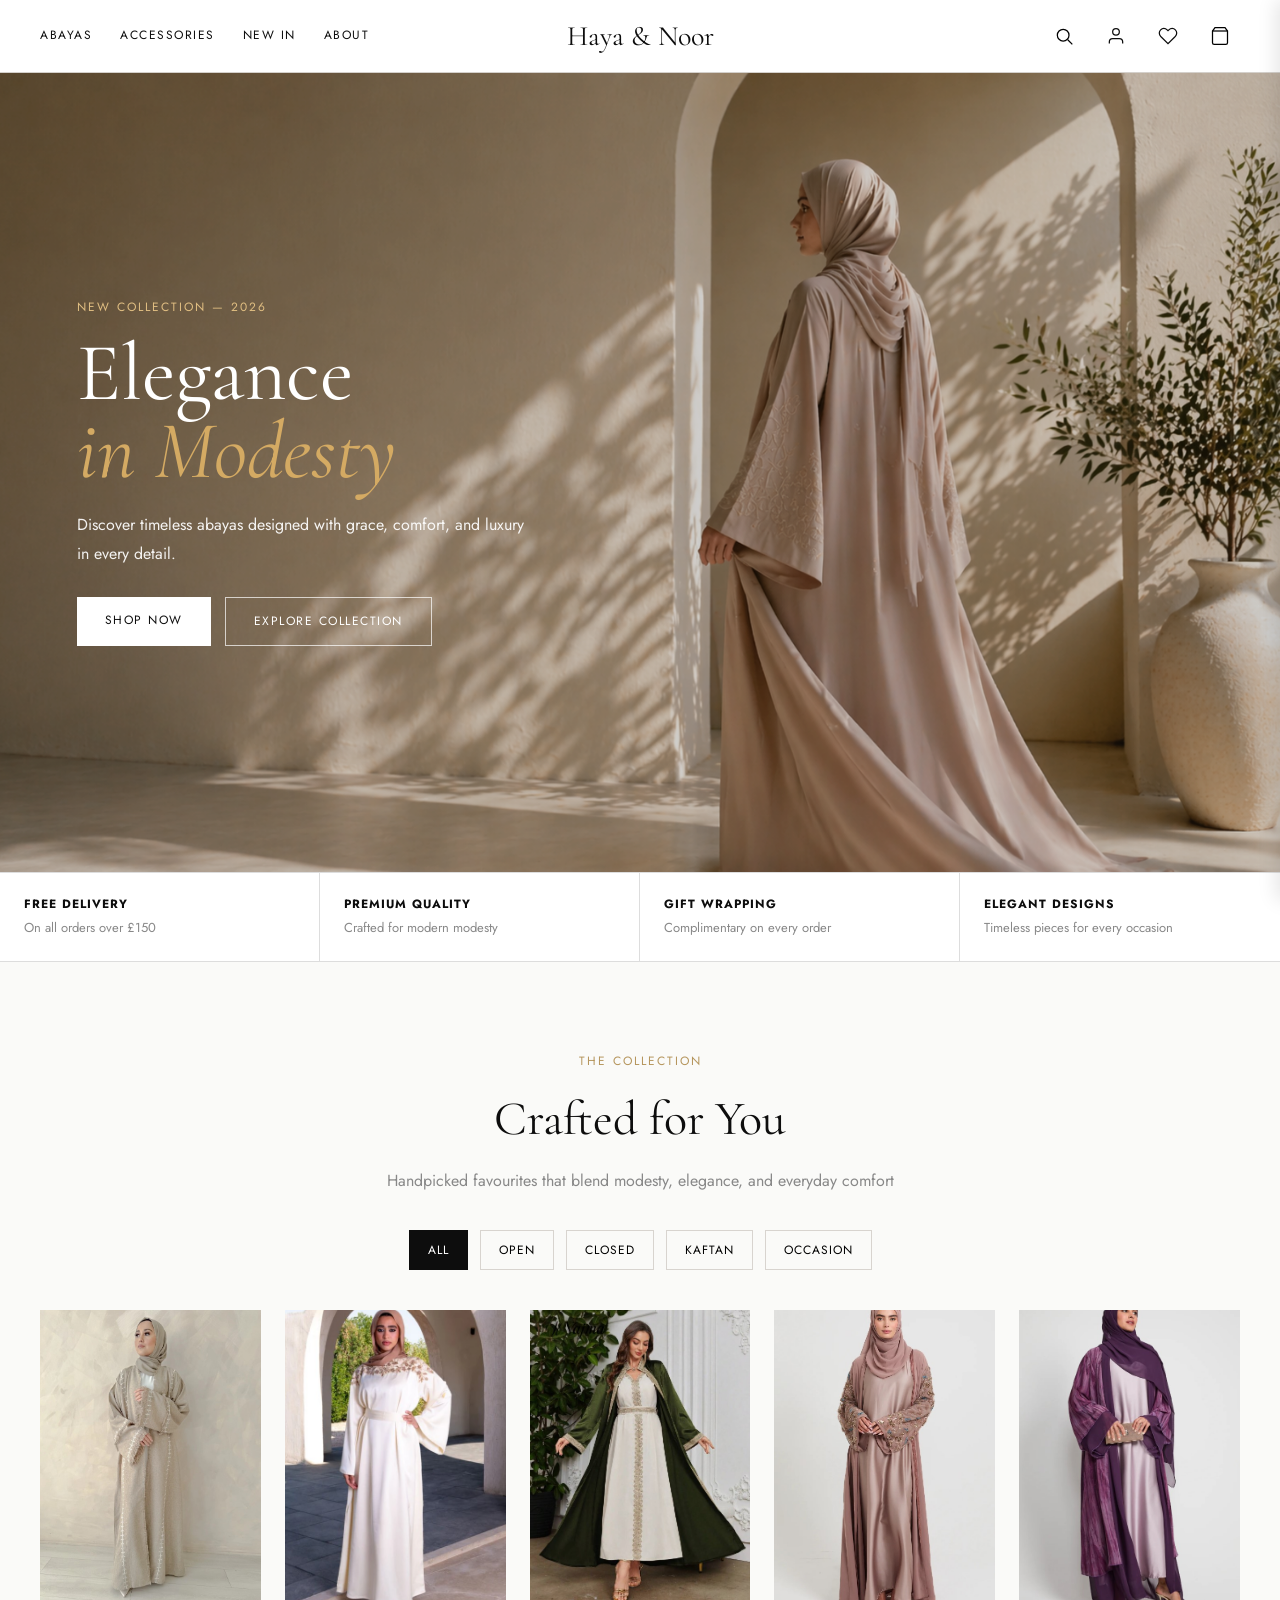
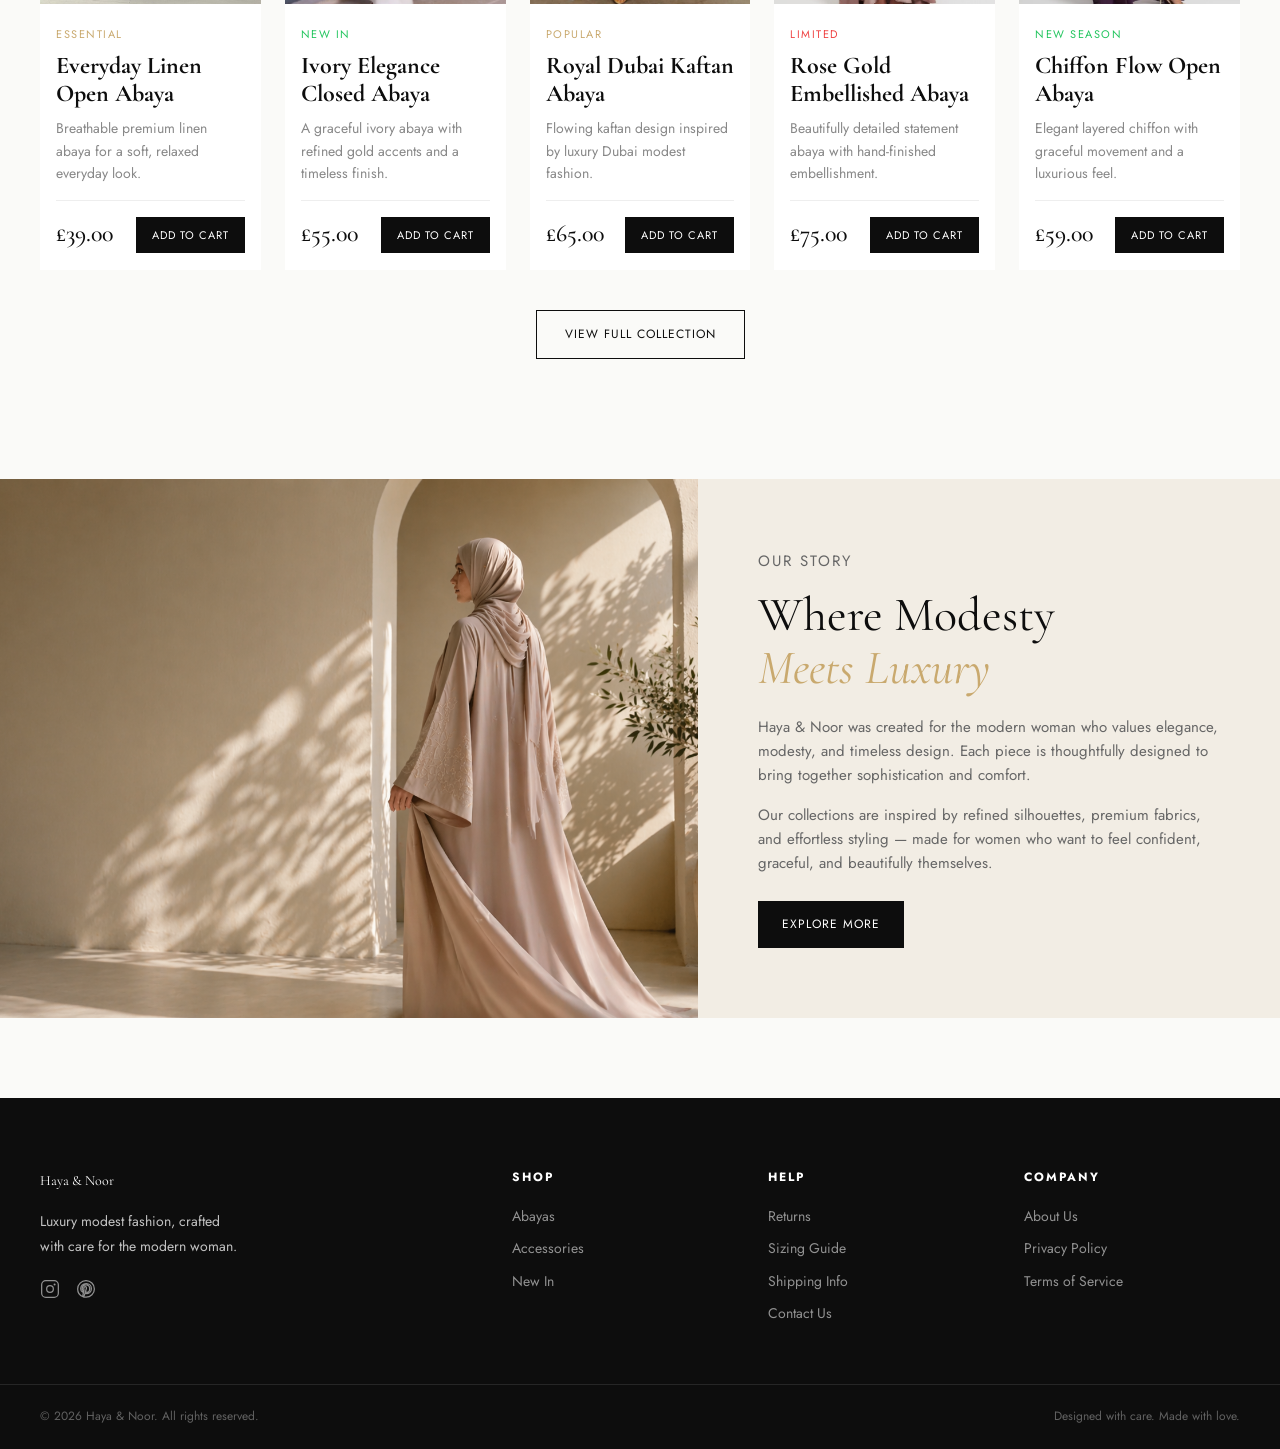
<file: index.html>
<!DOCTYPE html>
<html lang="en">
<head>
  <meta charset="UTF-8" />
  <meta name="viewport" content="width=device-width, initial-scale=1.0" />
  <title>Haya & Noor</title>
  <link rel="stylesheet" href="style.css" />
  <link rel="preconnect" href="https://fonts.googleapis.com" />
  <link rel="preconnect" href="https://fonts.gstatic.com" crossorigin />
  <link href="https://fonts.googleapis.com/css2?family=Cormorant+Garamond:wght@300;400;500;600&family=Jost:wght@300;400;500;600&display=swap" rel="stylesheet" />
</head>
<body>

  <!-- Cart Drawer -->
  <div class="cart-overlay" id="cartOverlay"></div>
  <div class="cart-drawer" id="cartDrawer">
    <div class="cart-header">
      <h2>Your Cart <span id="cartCount">(0)</span></h2>
      <button class="cart-close" id="cartClose" aria-label="Close cart">×</button>
    </div>

    <div class="cart-items" id="cartItems">
      <p class="cart-empty">Your cart is empty</p>
    </div>

    <div class="cart-footer">
      <p class="free-shipping">✓ Free delivery on orders over £150</p>
      <div class="cart-total-row">
        <strong>Total</strong>
        <span id="cartTotal">£0.00</span>
      </div>
      <button class="checkout-btn" id="checkoutBtn">Proceed to Checkout</button>
      <button class="continue-btn" id="continueShopping">Continue Shopping</button>
    </div>
  </div>

  <!-- Navbar -->
  <header class="navbar">
    <div class="nav-container">
      <div class="nav-left">
        <button class="hamburger" id="hamburgerBtn" aria-label="Open menu">
          <span></span><span></span><span></span>
        </button>

        <nav class="nav-links" id="navLinks">
          <a href="products.html">Abayas</a>
          <a href="accessories.html">Accessories</a>
          <a href="new-in.html">New In</a>
          <a href="about.html">About</a>
        </nav>
      </div>

      <a href="index.html" class="nav-logo">Haya &amp; Noor</a>

      <div class="nav-icons">
        <button class="icon-btn" id="searchToggle" aria-label="Search">
          <svg viewBox="0 0 24 24" fill="none" stroke="currentColor" stroke-width="1.5">
            <circle cx="11" cy="11" r="7"></circle>
            <line x1="16.5" y1="16.5" x2="22" y2="22"></line>
          </svg>
        </button>

        <a class="icon-btn" href="account.html" aria-label="Account">
          <svg viewBox="0 0 24 24" fill="none" stroke="currentColor" stroke-width="1.5">
            <path d="M20 21v-2a4 4 0 0 0-4-4H8a4 4 0 0 0-4 4v2"></path>
            <circle cx="12" cy="7" r="4"></circle>
          </svg>
        </a>

        <a class="icon-btn" href="wishlist.html" aria-label="Wishlist">
          <svg viewBox="0 0 24 24" fill="none" stroke="currentColor" stroke-width="1.5">
            <path d="M20.84 4.61a5.5 5.5 0 0 0-7.78 0L12 5.67l-1.06-1.06a5.5 5.5 0 0 0-7.78 7.78l1.06 1.06L12 21.23l7.78-7.78 1.06-1.06a5.5 5.5 0 0 0 0-7.78z"></path>
          </svg>
        </a>

        <button class="icon-btn" id="cartToggle" aria-label="Cart">
          <svg viewBox="0 0 24 24" fill="none" stroke="currentColor" stroke-width="1.5">
            <path d="M6 2L3 6v14a2 2 0 0 0 2 2h14a2 2 0 0 0 2-2V6l-3-4z"></path>
            <line x1="3" y1="6" x2="21" y2="6"></line>
          </svg>
          <span class="badge" id="cartBadge">0</span>
        </button>
      </div>
    </div>
    
    
    <!-- Search Bar -->
    <div class="search-bar" id="searchBar">
      <div class="search-container">
        <svg class="search-icon" viewBox="0 0 24 24" fill="none" stroke="currentColor" stroke-width="1.5">
          <circle cx="11" cy="11" r="7"></circle>
          <line x1="16.5" y1="16.5" x2="22" y2="22"></line>
        </svg>
        <input type="text" id="searchInput" placeholder="Search featured products..." autocomplete="off" />
        <button id="searchClose" aria-label="Close search">✕</button>
      </div>
    </div>
  </header>

  <!-- Mobile Overlay -->
  <div class="nav-overlay" id="navOverlay"></div>

<section class="hero">
  <div class="hero-overlay"></div>

  <div class="hero-content">
    <p class="hero-tag">NEW COLLECTION — 2026</p>
    <h1>Elegance <br><span>in Modesty</span></h1>
    <p class="hero-subtext">
      Discover timeless abayas designed with grace, comfort, and luxury in every detail.
    </p>

    <div class="hero-buttons">
      <a href="products.html" class="hero-btn primary-btn">Shop Now</a>
      <a href="#crafted" class="hero-btn secondary-btn">Explore Collection</a>
    </div>
  </div>
</section>

  <!-- Feature Strip -->
  <section class="features-strip">
    <div class="feature-box">
      <h4>Free Delivery</h4>
      <p>On all orders over £150</p>
    </div>
    <div class="feature-box">
      <h4>Premium Quality</h4>
      <p>Crafted for modern modesty</p>
    </div>
    <div class="feature-box">
      <h4>Gift Wrapping</h4>
      <p>Complimentary on every order</p>
    </div>
    <div class="feature-box">
      <h4>Elegant Designs</h4>
      <p>Timeless pieces for every occasion</p>
    </div>
  </section>

  <!-- Crafted For You -->
  <section class="featured-section" id="crafted">
    <div class="section-heading">
      <p class="section-tag">The Collection</p>
      <h2 class="featured-title">Crafted for You</h2>
      <p class="featured-subtitle">Handpicked favourites that blend modesty, elegance, and everyday comfort</p>
    </div>

    <div class="featured-filters">
      <button class="featured-filter-btn active" data-filter="all">All</button>
      <button class="featured-filter-btn" data-filter="open">Open</button>
      <button class="featured-filter-btn" data-filter="closed">Closed</button>
      <button class="featured-filter-btn" data-filter="kaftan">Kaftan</button>
      <button class="featured-filter-btn" data-filter="embellished">Occasion</button>
    </div>

    <div class="featured-products" id="featuredProducts">

      <article class="featured-card" data-style="open" data-id="101" data-price="39">
        <div class="featured-image-wrap">
          <img src="./image/open abaya.jpg" alt="Everyday Linen Open Abaya" />
        </div>
        <div class="featured-card-body">
          <span class="featured-tag">Essential</span>
          <h3>Everyday Linen Open Abaya</h3>
          <p>Breathable premium linen abaya for a soft, relaxed everyday look.</p>
          <div class="featured-card-footer">
            <span>£39.00</span>
            <button class="featured-cart-btn">Add to Cart</button>
          </div>
        </div>
      </article>

      <article class="featured-card" data-style="closed" data-id="102" data-price="55">
        <div class="featured-image-wrap">
          <img src="./image/closed abaya.jpg" alt="Ivory Elegance Closed Abaya" />
        </div>
        <div class="featured-card-body">
          <span class="featured-tag new">New In</span>
          <h3>Ivory Elegance Closed Abaya</h3>
          <p>A graceful ivory abaya with refined gold accents and a timeless finish.</p>
          <div class="featured-card-footer">
            <span>£55.00</span>
            <button class="featured-cart-btn">Add to Cart</button>
          </div>
        </div>
      </article>

      <article class="featured-card" data-style="kaftan" data-id="103" data-price="65">
        <div class="featured-image-wrap">
          <img src="./image/dubai (olive).jpg" alt="Royal Dubai Kaftan Abaya" />
        </div>
        <div class="featured-card-body">
          <span class="featured-tag">Popular</span>
          <h3>Royal Dubai Kaftan Abaya</h3>
          <p>Flowing kaftan design inspired by luxury Dubai modest fashion.</p>
          <div class="featured-card-footer">
            <span>£65.00</span>
            <button class="featured-cart-btn">Add to Cart</button>
          </div>
        </div>
      </article>

      <article class="featured-card" data-style="embellished" data-id="104" data-price="75">
        <div class="featured-image-wrap">
          <img src="./image/rose.jpg" alt="Rose Gold Embellished Abaya" />
        </div>
        <div class="featured-card-body">
          <span class="featured-tag limited">Limited</span>
          <h3>Rose Gold Embellished Abaya</h3>
          <p>Beautifully detailed statement abaya with hand-finished embellishment.</p>
          <div class="featured-card-footer">
            <span>£75.00</span>
            <button class="featured-cart-btn">Add to Cart</button>
          </div>
        </div>
      </article>

      <article class="featured-card" data-style="open" data-id="105" data-price="59">
        <div class="featured-image-wrap">
          <img src="./image/everyday (purple).jpg" alt="Chiffon Flow Open Abaya" />
        </div>
        <div class="featured-card-body">
          <span class="featured-tag new">New Season</span>
          <h3>Chiffon Flow Open Abaya</h3>
          <p>Elegant layered chiffon with graceful movement and a luxurious feel.</p>
          <div class="featured-card-footer">
            <span>£59.00</span>
            <button class="featured-cart-btn">Add to Cart</button>
          </div>
        </div>
      </article>

    </div>

    <div class="featured-bottom">
      <a href="products.html" class="view-all-btn">View Full Collection</a>
    </div>
  </section>

  <!-- Story Section -->
  <section class="story-section">
    <div class="story-image">
      <img src="./image/dashboard.png" alt="Our Story" />
    </div>
    <div class="story-content">
      <p class="section-tag">Our Story</p>
      <h2>Where Modesty <br /><span>Meets Luxury</span></h2>
      <p>
        Haya &amp; Noor was created for the modern woman who values elegance, modesty, and timeless design.
        Each piece is thoughtfully designed to bring together sophistication and comfort.
      </p>
      <p>
        Our collections are inspired by refined silhouettes, premium fabrics, and effortless styling —
        made for women who want to feel confident, graceful, and beautifully themselves.
      </p>
      <a href="about.html" class="story-btn">Explore More</a>
    </div>
  </section>

  <!-- Footer -->
  <footer class="footer">
    <div class="footer-top">
      <div class="footer-brand">
        <p class="footer-logo">Haya &amp; Noor</p>
        <p>Luxury modest fashion, crafted <br />with care for the modern woman.</p>
        <div class="social-links">
          <a href="https://instagram.com" aria-label="Instagram" target="_blank" rel="noopener noreferrer">
            <svg viewBox="0 0 24 24" fill="none" stroke="currentColor" stroke-width="1.5">
              <rect x="2" y="2" width="20" height="20" rx="5"></rect>
              <circle cx="12" cy="12" r="4"></circle>
              <circle cx="17.5" cy="6.5" r="0.5" fill="currentColor"></circle>
            </svg>
          </a>
          <a href="https://pinterest.com" aria-label="Pinterest" target="_blank" rel="noopener noreferrer">
            <svg viewBox="0 0 24 24" fill="none" stroke="currentColor" stroke-width="1.5">
              <path d="M12 2C6.48 2 2 6.48 2 12c0 4.24 2.65 7.86 6.39 9.29-.09-.78-.17-1.98.04-2.83.18-.77 1.22-5.15 1.22-5.15s-.31-.62-.31-1.55c0-1.45.84-2.54 1.88-2.54.89 0 1.32.67 1.32 1.47 0 .89-.57 2.23-.87 3.47-.24 1.03.51 1.87 1.52 1.87 1.83 0 3.23-1.93 3.23-4.71 0-2.46-1.77-4.18-4.3-4.18-2.93 0-4.65 2.2-4.65 4.47 0 .89.34 1.84.76 2.36.08.1.09.19.07.3-.08.31-.25 1.03-.28 1.17-.04.19-.14.23-.32.14-1.25-.58-2.03-2.42-2.03-3.89 0-3.15 2.29-6.05 6.61-6.05 3.47 0 6.16 2.47 6.16 5.77 0 3.45-2.17 6.22-5.19 6.22-1.01 0-1.97-.53-2.3-1.15l-.62 2.33c-.23.87-.84 1.96-1.25 2.62.94.29 1.94.45 2.97.45 5.52 0 10-4.48 10-10S17.52 2 12 2z"></path>
            </svg>
          </a>
        </div>
      </div>

      <div class="footer-col">
        <h4>Shop</h4>
        <a href="products.html">Abayas</a>
        <a href="accessories.html">Accessories</a>
        <a href="new-in.html">New In</a>
      </div>

      <div class="footer-col">
        <h4>Help</h4>
        <a href="returns.html">Returns</a>
        <a href="sizing-guide.html">Sizing Guide</a>
        <a href="shipping-info.html">Shipping Info</a>
        <a href="contact.html">Contact Us</a>
      </div>

      <div class="footer-col">
        <h4>Company</h4>
        <a href="about.html">About Us</a>
        <a href="privacy-policy.html">Privacy Policy</a>
        <a href="terms.html">Terms of Service</a>
      </div>
    </div>

    <div class="footer-bottom">
      <p>© 2026 Haya &amp; Noor. All rights reserved.</p>
      <p>Designed with care. Made with love.</p>
    </div>
  </footer>

  <!-- Toast -->
  <div class="toast" id="toast"></div>

  <script src="abaya.js"></script>
</body>
</html>
</file>
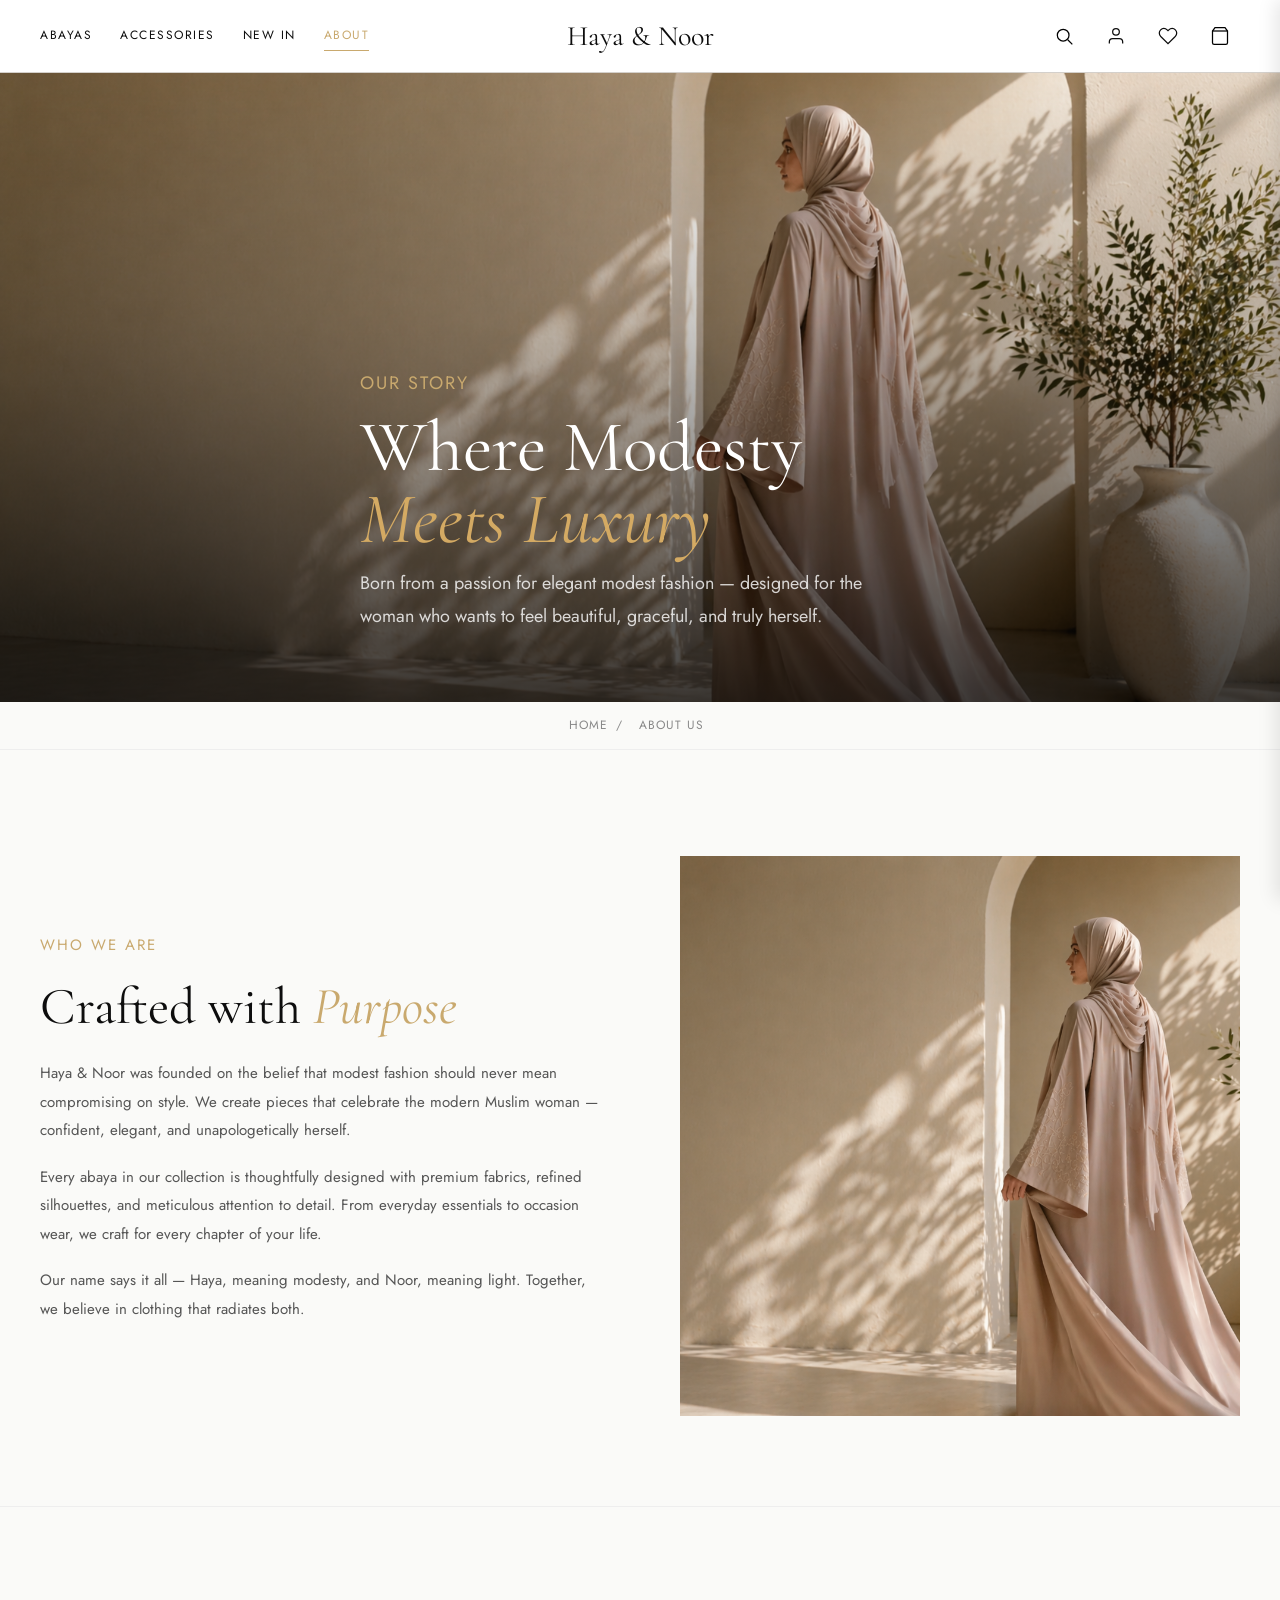
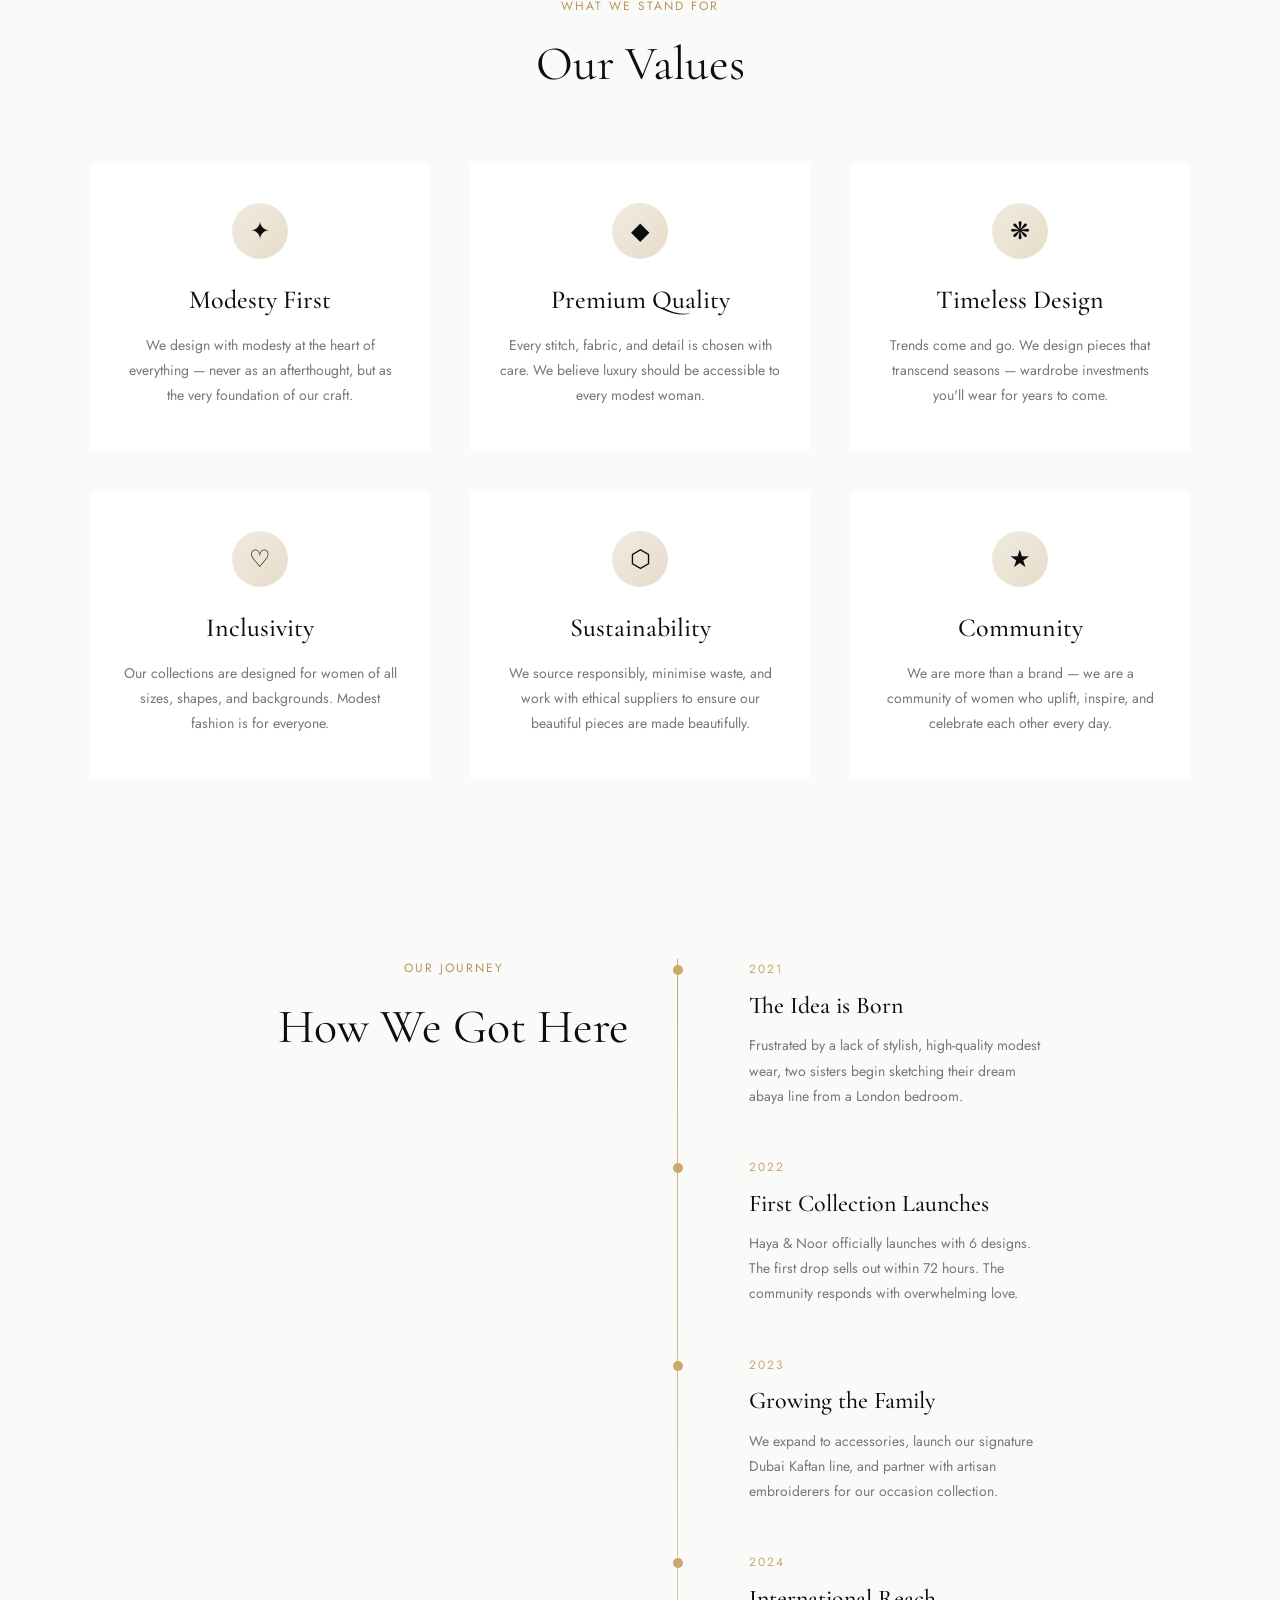
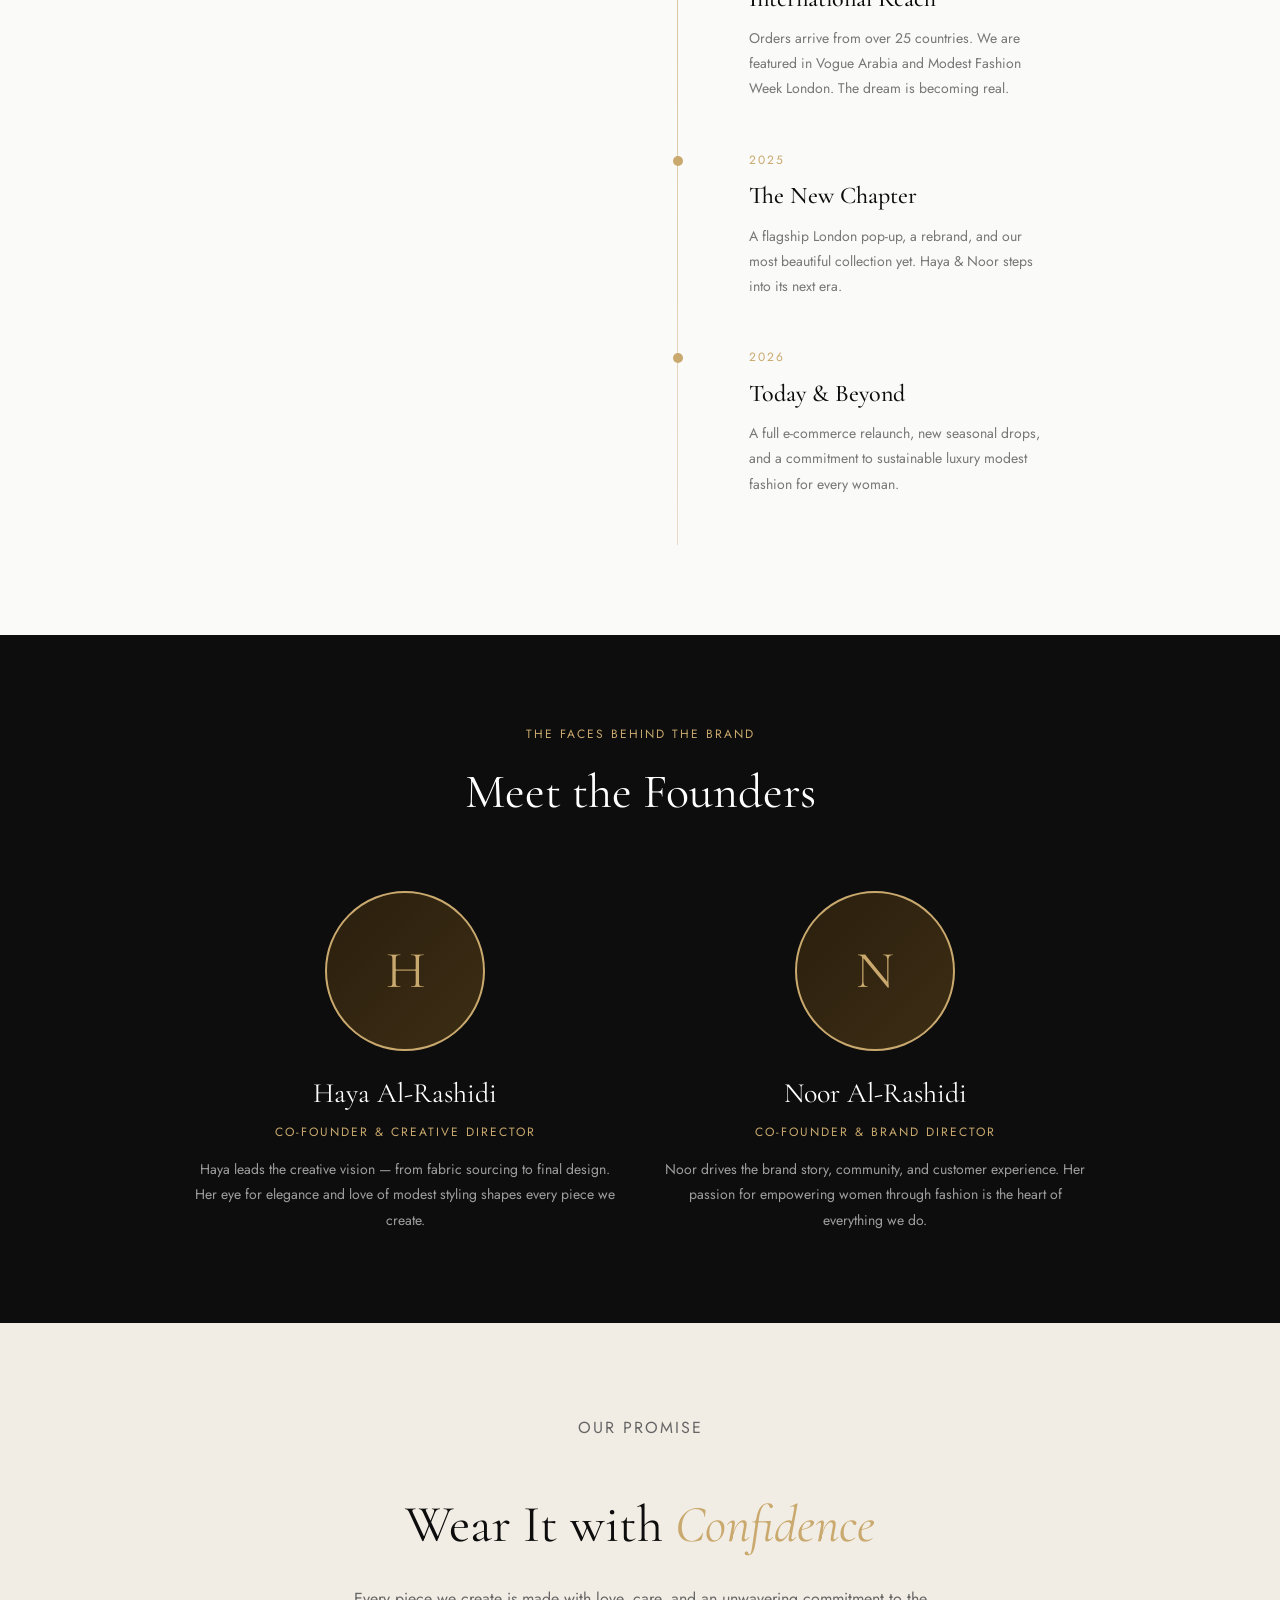
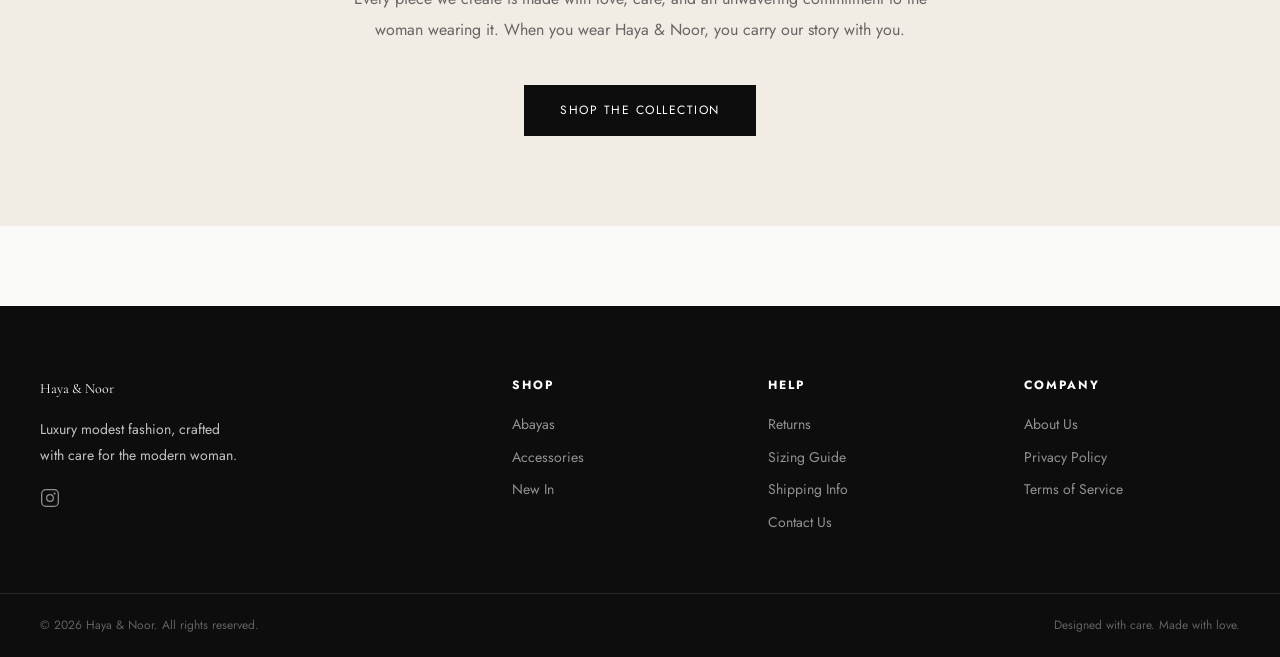
<file: about.html>
<!DOCTYPE html>
<html lang="en">
<head>
  <meta charset="UTF-8"/>
  <meta name="viewport" content="width=device-width, initial-scale=1.0"/>
  <title>About Us — Haya & Noor</title>
  <link rel="stylesheet" href="style.css"/>
  <link href="https://fonts.googleapis.com/css2?family=Cormorant+Garamond:wght@300;400;500;600&family=Jost:wght@300;400;500;600&display=swap" rel="stylesheet"/>
  <style>
    .about-hero{min-height:70vh;background:url('./image/dashboard.png') center/cover no-repeat;position:relative;display:flex;align-items:flex-end;padding:0 0 70px 0;}
    .about-hero::after{content:'';position:absolute;inset:0;background:linear-gradient(to top,rgba(0,0,0,.75) 0%,rgba(0,0,0,.2) 60%,transparent 100%);}
    .about-hero-content{position:relative;z-index:2;max-width:1400px;margin:0 auto;padding:0 40px;color:white;}
    .about-hero-content .section-tag{color:#c9a96e;}
    .about-hero-content h1{font-family:'Cormorant Garamond',serif;font-size:72px;font-weight:400;line-height:1;margin:12px 0;}
    .about-hero-content h1 span{color:#d4aa63;font-style:italic;}
    .about-hero-content p{font-size:18px;color:rgba(255,255,255,.8);max-width:560px;line-height:1.8;}
    .breadcrumb{text-align:center;padding:14px 40px;font-size:12px;color:#888;letter-spacing:1px;text-transform:uppercase;border-bottom:1px solid #eee;}
    .breadcrumb a{color:#888;}.breadcrumb a:hover{color:#c9a96e;}.breadcrumb span{margin:0 8px;}
    /* Mission */
    .mission-section{max-width:1400px;margin:0 auto;padding:90px 40px;display:grid;grid-template-columns:1fr 1fr;gap:80px;align-items:center;}
    .mission-text .section-tag{color:#c9a96e;}
    .mission-text h2{font-family:'Cormorant Garamond',serif;font-size:52px;font-weight:400;line-height:1.1;margin:14px 0 24px;}
    .mission-text h2 span{color:#c9a96e;font-style:italic;}
    .mission-text p{font-size:15px;color:#555;line-height:1.9;margin-bottom:18px;}
    .mission-img{aspect-ratio:1;overflow:hidden;background:#f0ebe2;}
    .mission-img img{width:100%;height:100%;object-fit:cover;}
    /* Values */
    .values-section{background:#fafaf8;padding:90px 40px;border-top:1px solid #eee;}
    .values-section .section-heading{text-align:center;margin-bottom:60px;}
    .values-section .featured-title{font-family:'Cormorant Garamond',serif;font-size:48px;font-weight:400;}
    .values-grid{display:grid;grid-template-columns:repeat(3,1fr);gap:40px;max-width:1100px;margin:0 auto;}
    .value-card{text-align:center;padding:40px 30px;background:white;border-bottom:3px solid transparent;transition:border-color .3s,transform .3s;}
    .value-card:hover{border-color:#c9a96e;transform:translateY(-4px);}
    .value-icon{width:56px;height:56px;background:linear-gradient(135deg,#f0ebe2,#e8dcc8);border-radius:50%;display:flex;align-items:center;justify-content:center;margin:0 auto 20px;font-size:24px;}
    .value-card h3{font-family:'Cormorant Garamond',serif;font-size:26px;margin-bottom:12px;font-weight:500;}
    .value-card p{font-size:14px;color:#777;line-height:1.8;}
    /* Story Timeline */
    .story-section{max-width:900px;margin:0 auto;padding:90px 40px;}
    .story-section .section-heading{text-align:center;margin-bottom:60px;}
    .story-section .featured-title{font-family:'Cormorant Garamond',serif;font-size:48px;font-weight:400;}
    .story-timeline{position:relative;padding-left:40px;}
    .story-timeline::before{content:'';position:absolute;left:0;top:0;bottom:0;width:1px;background:linear-gradient(to bottom,#c9a96e,#e8dcc8);}
    .story-event{position:relative;margin-bottom:48px;padding-left:32px;}
    .story-event::before{content:'';position:absolute;left:-44px;top:6px;width:10px;height:10px;border-radius:50%;background:#c9a96e;}
    .story-event .year{font-size:12px;text-transform:uppercase;letter-spacing:2px;color:#c9a96e;margin-bottom:6px;}
    .story-event h4{font-family:'Cormorant Garamond',serif;font-size:24px;font-weight:500;margin-bottom:8px;}
    .story-event p{font-size:14px;color:#777;line-height:1.8;}
    /* Founders */
    .founders-section{background:#0d0d0d;color:white;padding:90px 40px;}
    .founders-section .section-heading{text-align:center;margin-bottom:60px;}
    .founders-section .section-tag{color:#c9a96e;}
    .founders-section .featured-title{font-family:'Cormorant Garamond',serif;font-size:48px;font-weight:400;color:white;}
    .founders-grid{display:grid;grid-template-columns:repeat(2,1fr);gap:40px;max-width:900px;margin:0 auto;}
    .founder-card{text-align:center;}
    .founder-img{width:160px;height:160px;border-radius:50%;background:linear-gradient(135deg,#2a1f0e,#3d2d14);margin:0 auto 20px;display:flex;align-items:center;justify-content:center;font-family:'Cormorant Garamond',serif;font-size:52px;color:#c9a96e;border:2px solid #c9a96e;}
    .founder-card h3{font-family:'Cormorant Garamond',serif;font-size:28px;font-weight:400;margin-bottom:6px;}
    .founder-card .founder-title{font-size:12px;text-transform:uppercase;letter-spacing:2px;color:#c9a96e;margin-bottom:14px;}
    .founder-card p{font-size:14px;color:rgba(255,255,255,.6);line-height:1.8;}
    /* Promise */
    .promise-section{padding:90px 40px;text-align:center;background:#f2ede4;}
    .promise-section h2{font-family:'Cormorant Garamond',serif;font-size:52px;font-weight:400;margin-bottom:18px;}
    .promise-section h2 span{color:#c9a96e;font-style:italic;}
    .promise-section p{font-size:16px;color:#666;max-width:600px;margin:0 auto 40px;line-height:1.9;}
    .promise-section a{display:inline-block;padding:16px 36px;background:#0d0d0d;color:white;font-size:12px;text-transform:uppercase;letter-spacing:1.5px;transition:all .3s;}
    .promise-section a:hover{background:#c9a96e;color:#0d0d0d;}
    .active-link{color:#c9a96e!important;}
    @media(max-width:900px){.mission-section{grid-template-columns:1fr;gap:40px;}.values-grid{grid-template-columns:1fr;}.founders-grid{grid-template-columns:1fr;}.about-hero-content h1{font-size:48px;}}
    @media(max-width:600px){.about-hero-content{padding:0 24px;}.about-hero-content h1{font-size:38px;}.mission-section,.values-section,.story-section,.founders-section,.promise-section{padding:60px 24px;}}
  </style>
</head>
<body>
  <div class="cart-overlay" id="cartOverlay"></div>
  <div class="cart-drawer" id="cartDrawer">
    <div class="cart-header"><h2>Your Cart <span id="cartCount">(0)</span></h2><button class="cart-close" id="cartClose">×</button></div>
    <div class="cart-items" id="cartItems"><p class="cart-empty">Your cart is empty</p></div>
    <div class="cart-footer">
      <p class="free-shipping">✓ Free delivery on orders over £150</p>
      <div class="cart-total-row"><strong>Total</strong><span id="cartTotal">£0.00</span></div>
      <button class="checkout-btn" id="checkoutBtn">Proceed to Checkout</button>
      <button class="continue-btn" id="continueShopping">Continue Shopping</button>
    </div>
  </div>
  <header class="navbar">
    <div class="nav-container">
      <div class="nav-left">
        <button class="hamburger" id="hamburgerBtn"><span></span><span></span><span></span></button>
        <nav class="nav-links" id="navLinks">
          <a href="products.html">Abayas</a><a href="accessories.html">Accessories</a><a href="new-in.html">New In</a><a href="about.html" class="active-link">About</a>
        </nav>
      </div>
      <a href="index.html" class="nav-logo">Haya &amp; Noor</a>
      <div class="nav-icons">
        <button class="icon-btn" id="searchToggle"><svg viewBox="0 0 24 24" fill="none" stroke="currentColor" stroke-width="1.5"><circle cx="11" cy="11" r="7"/><line x1="16.5" y1="16.5" x2="22" y2="22"/></svg></button>
        <a class="icon-btn" href="account.html"><svg viewBox="0 0 24 24" fill="none" stroke="currentColor" stroke-width="1.5"><path d="M20 21v-2a4 4 0 0 0-4-4H8a4 4 0 0 0-4 4v2"/><circle cx="12" cy="7" r="4"/></svg></a>
        <a class="icon-btn" href="wishlist.html"><svg viewBox="0 0 24 24" fill="none" stroke="currentColor" stroke-width="1.5"><path d="M20.84 4.61a5.5 5.5 0 0 0-7.78 0L12 5.67l-1.06-1.06a5.5 5.5 0 0 0-7.78 7.78l1.06 1.06L12 21.23l7.78-7.78 1.06-1.06a5.5 5.5 0 0 0 0-7.78z"/></svg></a>
        <button class="icon-btn" id="cartToggle"><svg viewBox="0 0 24 24" fill="none" stroke="currentColor" stroke-width="1.5"><path d="M6 2L3 6v14a2 2 0 0 0 2 2h14a2 2 0 0 0 2-2V6l-3-4z"/><line x1="3" y1="6" x2="21" y2="6"/></svg><span class="badge" id="cartBadge">0</span></button>
      </div>
    </div>
    <div class="search-bar" id="searchBar"><div class="search-container"><svg class="search-icon" viewBox="0 0 24 24" fill="none" stroke="currentColor" stroke-width="1.5"><circle cx="11" cy="11" r="7"/><line x1="16.5" y1="16.5" x2="22" y2="22"/></svg><input type="text" id="searchInput" placeholder="Search..." autocomplete="off"/><button id="searchClose">✕</button></div></div>
  </header>
  <div class="nav-overlay" id="navOverlay"></div>

  <!-- Hero -->
  <section class="about-hero">
    <div class="about-hero-content">
      <p class="section-tag">Our Story</p>
      <h1>Where Modesty<br/><span>Meets Luxury</span></h1>
      <p>Born from a passion for elegant modest fashion — designed for the woman who wants to feel beautiful, graceful, and truly herself.</p>
    </div>
  </section>
  <div class="breadcrumb"><a href="index.html">Home</a><span>/</span><span>About Us</span></div>

  <!-- Mission -->
  <section class="mission-section">
    <div class="mission-text">
      <p class="section-tag">Who We Are</p>
      <h2>Crafted with <span>Purpose</span></h2>
      <p>Haya & Noor was founded on the belief that modest fashion should never mean compromising on style. We create pieces that celebrate the modern Muslim woman — confident, elegant, and unapologetically herself.</p>
      <p>Every abaya in our collection is thoughtfully designed with premium fabrics, refined silhouettes, and meticulous attention to detail. From everyday essentials to occasion wear, we craft for every chapter of your life.</p>
      <p>Our name says it all — Haya, meaning modesty, and Noor, meaning light. Together, we believe in clothing that radiates both.</p>
    </div>
    <div class="mission-img"><img src="./image/dashboard.png" alt="Haya and Noor — Our Story"/></div>
  </section>

  <!-- Values -->
  <section class="values-section">
    <div class="section-heading"><p class="section-tag">What We Stand For</p><h2 class="featured-title">Our Values</h2></div>
    <div class="values-grid">
      <div class="value-card"><div class="value-icon">✦</div><h3>Modesty First</h3><p>We design with modesty at the heart of everything — never as an afterthought, but as the very foundation of our craft.</p></div>
      <div class="value-card"><div class="value-icon">◆</div><h3>Premium Quality</h3><p>Every stitch, fabric, and detail is chosen with care. We believe luxury should be accessible to every modest woman.</p></div>
      <div class="value-card"><div class="value-icon">❋</div><h3>Timeless Design</h3><p>Trends come and go. We design pieces that transcend seasons — wardrobe investments you'll wear for years to come.</p></div>
      <div class="value-card"><div class="value-icon">♡</div><h3>Inclusivity</h3><p>Our collections are designed for women of all sizes, shapes, and backgrounds. Modest fashion is for everyone.</p></div>
      <div class="value-card"><div class="value-icon">⬡</div><h3>Sustainability</h3><p>We source responsibly, minimise waste, and work with ethical suppliers to ensure our beautiful pieces are made beautifully.</p></div>
      <div class="value-card"><div class="value-icon">★</div><h3>Community</h3><p>We are more than a brand — we are a community of women who uplift, inspire, and celebrate each other every day.</p></div>
    </div>
  </section>

  <!-- Story Timeline -->
  <section class="story-section">
    <div class="section-heading"><p class="section-tag">Our Journey</p><h2 class="featured-title">How We Got Here</h2></div>
    <div class="story-timeline">
      <div class="story-event"><p class="year">2021</p><h4>The Idea is Born</h4><p>Frustrated by a lack of stylish, high-quality modest wear, two sisters begin sketching their dream abaya line from a London bedroom.</p></div>
      <div class="story-event"><p class="year">2022</p><h4>First Collection Launches</h4><p>Haya & Noor officially launches with 6 designs. The first drop sells out within 72 hours. The community responds with overwhelming love.</p></div>
      <div class="story-event"><p class="year">2023</p><h4>Growing the Family</h4><p>We expand to accessories, launch our signature Dubai Kaftan line, and partner with artisan embroiderers for our occasion collection.</p></div>
      <div class="story-event"><p class="year">2024</p><h4>International Reach</h4><p>Orders arrive from over 25 countries. We are featured in Vogue Arabia and Modest Fashion Week London. The dream is becoming real.</p></div>
      <div class="story-event"><p class="year">2025</p><h4>The New Chapter</h4><p>A flagship London pop-up, a rebrand, and our most beautiful collection yet. Haya & Noor steps into its next era.</p></div>
      <div class="story-event"><p class="year">2026</p><h4>Today & Beyond</h4><p>A full e-commerce relaunch, new seasonal drops, and a commitment to sustainable luxury modest fashion for every woman.</p></div>
    </div>
  </section>

  <!-- Founders -->
  <section class="founders-section">
    <div class="section-heading"><p class="section-tag">The Faces Behind the Brand</p><h2 class="featured-title">Meet the Founders</h2></div>
    <div class="founders-grid">
      <div class="founder-card">
        <div class="founder-img">H</div>
        <h3>Haya Al-Rashidi</h3>
        <p class="founder-title">Co-Founder & Creative Director</p>
        <p>Haya leads the creative vision — from fabric sourcing to final design. Her eye for elegance and love of modest styling shapes every piece we create.</p>
      </div>
      <div class="founder-card">
        <div class="founder-img">N</div>
        <h3>Noor Al-Rashidi</h3>
        <p class="founder-title">Co-Founder & Brand Director</p>
        <p>Noor drives the brand story, community, and customer experience. Her passion for empowering women through fashion is the heart of everything we do.</p>
      </div>
    </div>
  </section>

  <!-- Promise CTA -->
  <section class="promise-section">
    <p class="section-tag">Our Promise</p>
    <h2>Wear It with <span>Confidence</span></h2>
    <p>Every piece we create is made with love, care, and an unwavering commitment to the woman wearing it. When you wear Haya & Noor, you carry our story with you.</p>
    <a href="products.html">Shop the Collection</a>
  </section>

  <footer class="footer">
    <div class="footer-top">
      <div class="footer-brand"><p class="footer-logo">Haya &amp; Noor</p><p>Luxury modest fashion, crafted <br/>with care for the modern woman.</p><div class="social-links"><a href="https://instagram.com" target="_blank" rel="noopener noreferrer"><svg viewBox="0 0 24 24" fill="none" stroke="currentColor" stroke-width="1.5"><rect x="2" y="2" width="20" height="20" rx="5"/><circle cx="12" cy="12" r="4"/><circle cx="17.5" cy="6.5" r="0.5" fill="currentColor"/></svg></a></div></div>
      <div class="footer-col"><h4>Shop</h4><a href="products.html">Abayas</a><a href="accessories.html">Accessories</a><a href="new-in.html">New In</a></div>
      <div class="footer-col"><h4>Help</h4><a href="returns.html">Returns</a><a href="sizing-guide.html">Sizing Guide</a><a href="shipping-info.html">Shipping Info</a><a href="contact.html">Contact Us</a></div>
      <div class="footer-col"><h4>Company</h4><a href="about.html">About Us</a><a href="privacy-policy.html">Privacy Policy</a><a href="terms.html">Terms of Service</a></div>
    </div>
    <div class="footer-bottom"><p>© 2026 Haya &amp; Noor. All rights reserved.</p><p>Designed with care. Made with love.</p></div>
  </footer>

  <div class="toast" id="toast"></div>
  <script src="abaya.js"></script>
</body>
</html>
</file>
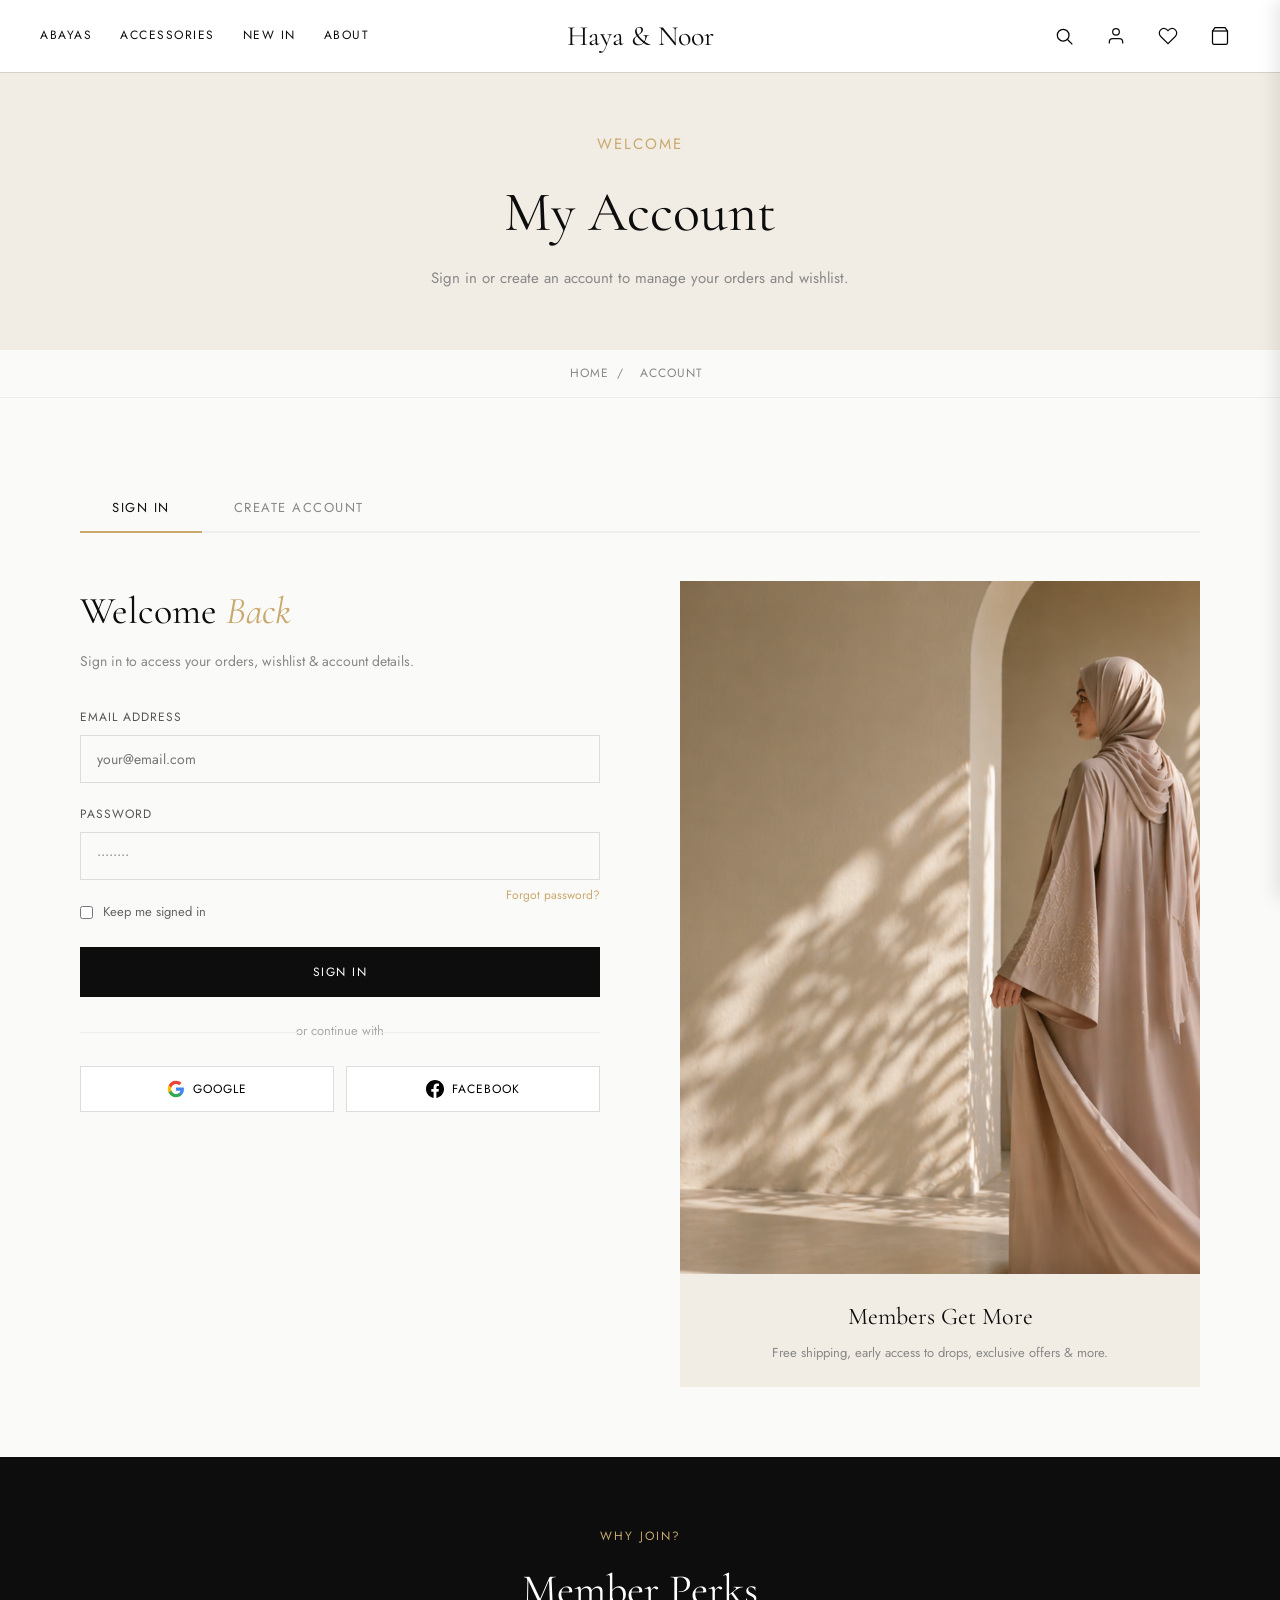
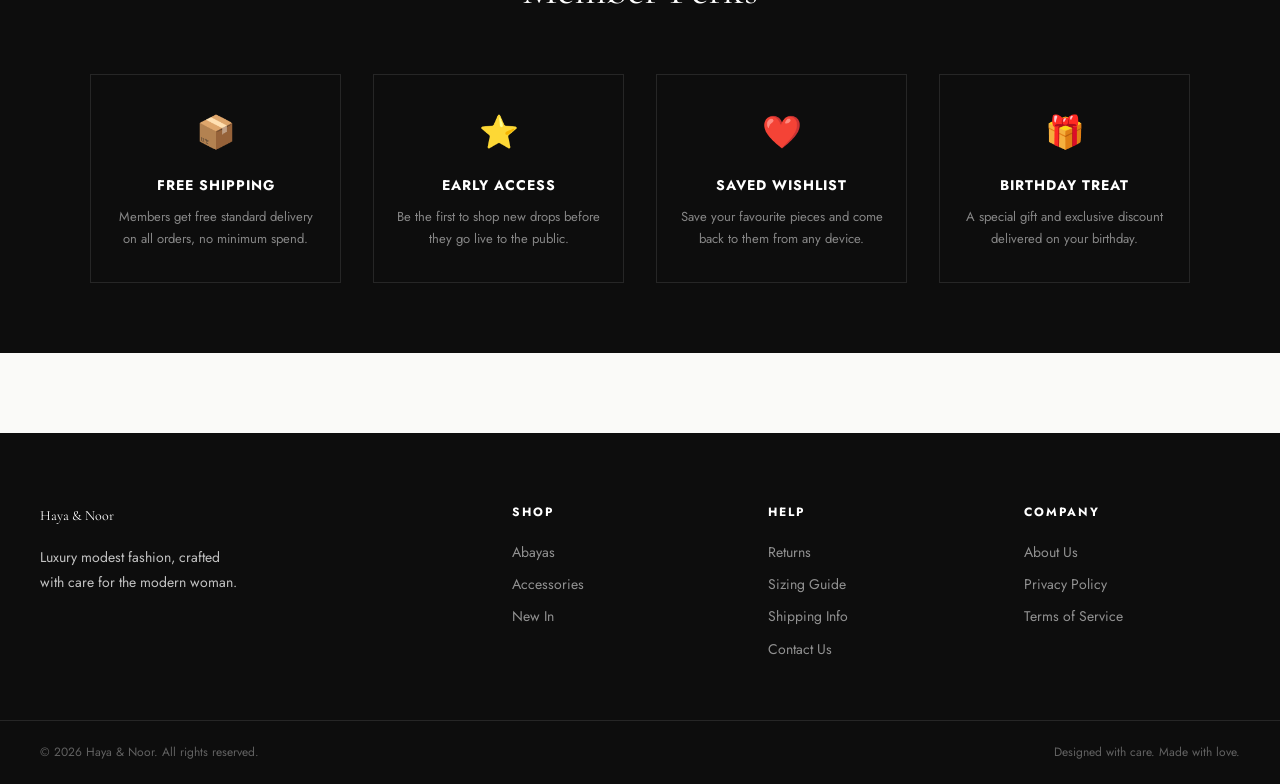
<file: account.html>
<!DOCTYPE html>
<html lang="en">
<head>
  <meta charset="UTF-8"/>
  <meta name="viewport" content="width=device-width, initial-scale=1.0"/>
  <title>My Account — Haya & Noor</title>
  <link rel="stylesheet" href="style.css"/>
  <link href="https://fonts.googleapis.com/css2?family=Cormorant+Garamond:wght@300;400;500;600&family=Jost:wght@300;400;500;600&display=swap" rel="stylesheet"/>
  <style>
    .page-hero{background:#f2ede4;padding:60px 40px;text-align:center;}
    .page-hero .section-tag{color:#c9a96e;}
    .page-hero h1{font-family:'Cormorant Garamond',serif;font-size:56px;font-weight:400;margin:12px 0 8px;}
    .page-hero p{color:#888;font-size:15px;}
    .breadcrumb{text-align:center;padding:14px 40px;font-size:12px;color:#888;letter-spacing:1px;text-transform:uppercase;border-bottom:1px solid #eee;}
    .breadcrumb a{color:#888;}.breadcrumb a:hover{color:#c9a96e;}.breadcrumb span{margin:0 8px;}
    /* Auth Tabs */
    .auth-section{max-width:1200px;margin:0 auto;padding:70px 40px;}
    .auth-tabs{display:flex;border-bottom:2px solid #eee;margin-bottom:48px;gap:0;}
    .auth-tab{padding:14px 32px;font-size:13px;text-transform:uppercase;letter-spacing:1.5px;background:none;border:none;cursor:pointer;color:#888;border-bottom:2px solid transparent;margin-bottom:-2px;transition:all .3s;}
    .auth-tab.active{color:#0d0d0d;border-bottom-color:#c9a96e;}
    .auth-panel{display:none;}
    .auth-panel.active{display:grid;grid-template-columns:1fr 1fr;gap:80px;align-items:start;}
    /* Login/Register Form */
    .auth-form-side h2{font-family:'Cormorant Garamond',serif;font-size:38px;font-weight:400;margin-bottom:8px;}
    .auth-form-side h2 span{color:#c9a96e;font-style:italic;}
    .auth-form-side .subtitle{font-size:14px;color:#888;margin-bottom:36px;}
    .form-group{margin-bottom:22px;}
    .form-group label{display:block;font-size:12px;text-transform:uppercase;letter-spacing:1px;color:#555;margin-bottom:8px;}
    .form-group input{width:100%;padding:14px 16px;border:1px solid #ddd;background:#fafaf8;font-family:'Jost',sans-serif;font-size:14px;outline:none;transition:border-color .3s;}
    .form-group input:focus{border-color:#c9a96e;}
    .form-row{display:grid;grid-template-columns:1fr 1fr;gap:16px;}
    .form-check{display:flex;align-items:center;gap:10px;margin-bottom:24px;font-size:13px;color:#666;}
    .form-check input{width:auto;}
    .forgot-link{float:right;font-size:12px;color:#c9a96e;margin-top:-16px;margin-bottom:24px;}
    .submit-btn{width:100%;padding:16px;background:#0d0d0d;color:white;font-size:12px;text-transform:uppercase;letter-spacing:1.5px;border:none;cursor:pointer;transition:all .3s;}
    .submit-btn:hover{background:#c9a96e;color:#0d0d0d;}
    .auth-divider{text-align:center;margin:24px 0;font-size:13px;color:#aaa;position:relative;}
    .auth-divider::before,.auth-divider::after{content:'';position:absolute;top:50%;width:42%;height:1px;background:#eee;}
    .auth-divider::before{left:0;}.auth-divider::after{right:0;}
    .social-login{display:flex;gap:12px;}
    .social-btn{flex:1;padding:13px;border:1px solid #ddd;background:white;font-size:12px;text-transform:uppercase;letter-spacing:1px;cursor:pointer;transition:all .3s;display:flex;align-items:center;justify-content:center;gap:8px;}
    .social-btn:hover{border-color:#c9a96e;color:#c9a96e;}
    /* Auth Image Side */
    .auth-img-side{position:sticky;top:100px;}
    .auth-img-side img{width:100%;aspect-ratio:3/4;object-fit:cover;background:#f0ebe2;}
    .auth-img-caption{background:#f2ede4;padding:24px;text-align:center;}
    .auth-img-caption h3{font-family:'Cormorant Garamond',serif;font-size:24px;font-weight:400;margin-bottom:6px;}
    .auth-img-caption p{font-size:13px;color:#888;}
    /* Perks */
    .perks-section{background:#0d0d0d;color:white;padding:70px 40px;}
    .perks-section .section-heading{text-align:center;margin-bottom:50px;}
    .perks-section .section-tag{color:#c9a96e;}
    .perks-section .featured-title{font-family:'Cormorant Garamond',serif;font-size:42px;font-weight:400;color:white;}
    .perks-grid{display:grid;grid-template-columns:repeat(4,1fr);gap:32px;max-width:1100px;margin:0 auto;}
    .perk-card{text-align:center;padding:32px 20px;border:1px solid rgba(255,255,255,.1);transition:border-color .3s;}
    .perk-card:hover{border-color:#c9a96e;}
    .perk-icon{font-size:32px;margin-bottom:16px;}
    .perk-card h4{font-size:14px;text-transform:uppercase;letter-spacing:1px;color:white;margin-bottom:10px;}
    .perk-card p{font-size:13px;color:rgba(255,255,255,.5);line-height:1.7;}
    @media(max-width:900px){.auth-panel.active{grid-template-columns:1fr;}.auth-img-side{display:none;}.perks-grid{grid-template-columns:repeat(2,1fr);}}
    @media(max-width:600px){.auth-section{padding:50px 20px;}.perks-section{padding:50px 20px;}.perks-grid{grid-template-columns:1fr;}.form-row{grid-template-columns:1fr;}.page-hero{padding:50px 20px;}.page-hero h1{font-size:38px;}.social-login{flex-direction:column;}}
  </style>
</head>
<body>
  <div class="cart-overlay" id="cartOverlay"></div>
  <div class="cart-drawer" id="cartDrawer">
    <div class="cart-header"><h2>Your Cart <span id="cartCount">(0)</span></h2><button class="cart-close" id="cartClose">×</button></div>
    <div class="cart-items" id="cartItems"><p class="cart-empty">Your cart is empty</p></div>
    <div class="cart-footer">
      <p class="free-shipping">✓ Free delivery on orders over £150</p>
      <div class="cart-total-row"><strong>Total</strong><span id="cartTotal">£0.00</span></div>
      <button class="checkout-btn" id="checkoutBtn">Proceed to Checkout</button>
      <button class="continue-btn" id="continueShopping">Continue Shopping</button>
    </div>
  </div>
  <header class="navbar">
    <div class="nav-container">
      <div class="nav-left">
        <button class="hamburger" id="hamburgerBtn"><span></span><span></span><span></span></button>
        <nav class="nav-links" id="navLinks">
          <a href="products.html">Abayas</a><a href="accessories.html">Accessories</a><a href="new-in.html">New In</a><a href="about.html">About</a>
        </nav>
      </div>
      <a href="index.html" class="nav-logo">Haya &amp; Noor</a>
      <div class="nav-icons">
        <button class="icon-btn" id="searchToggle"><svg viewBox="0 0 24 24" fill="none" stroke="currentColor" stroke-width="1.5"><circle cx="11" cy="11" r="7"/><line x1="16.5" y1="16.5" x2="22" y2="22"/></svg></button>
        <a class="icon-btn" href="account.html"><svg viewBox="0 0 24 24" fill="none" stroke="currentColor" stroke-width="1.5"><path d="M20 21v-2a4 4 0 0 0-4-4H8a4 4 0 0 0-4 4v2"/><circle cx="12" cy="7" r="4"/></svg></a>
        <a class="icon-btn" href="wishlist.html"><svg viewBox="0 0 24 24" fill="none" stroke="currentColor" stroke-width="1.5"><path d="M20.84 4.61a5.5 5.5 0 0 0-7.78 0L12 5.67l-1.06-1.06a5.5 5.5 0 0 0-7.78 7.78l1.06 1.06L12 21.23l7.78-7.78 1.06-1.06a5.5 5.5 0 0 0 0-7.78z"/></svg></a>
        <button class="icon-btn" id="cartToggle"><svg viewBox="0 0 24 24" fill="none" stroke="currentColor" stroke-width="1.5"><path d="M6 2L3 6v14a2 2 0 0 0 2 2h14a2 2 0 0 0 2-2V6l-3-4z"/><line x1="3" y1="6" x2="21" y2="6"/></svg><span class="badge" id="cartBadge">0</span></button>
      </div>
    </div>
    <div class="search-bar" id="searchBar"><div class="search-container"><svg class="search-icon" viewBox="0 0 24 24" fill="none" stroke="currentColor" stroke-width="1.5"><circle cx="11" cy="11" r="7"/><line x1="16.5" y1="16.5" x2="22" y2="22"/></svg><input type="text" id="searchInput" placeholder="Search..." autocomplete="off"/><button id="searchClose">✕</button></div></div>
  </header>
  <div class="nav-overlay" id="navOverlay"></div>

  <section class="page-hero">
    <p class="section-tag">Welcome</p>
    <h1>My Account</h1>
    <p>Sign in or create an account to manage your orders and wishlist.</p>
  </section>
  <div class="breadcrumb"><a href="index.html">Home</a><span>/</span><span>Account</span></div>

  <section class="auth-section">
    <div class="auth-tabs">
      <button class="auth-tab active" onclick="switchTab('login', this)">Sign In</button>
      <button class="auth-tab" onclick="switchTab('register', this)">Create Account</button>
    </div>

    <!-- Login Panel -->
    <div class="auth-panel active" id="loginPanel">
      <div class="auth-form-side">
        <h2>Welcome <span>Back</span></h2>
        <p class="subtitle">Sign in to access your orders, wishlist & account details.</p>
        <div class="form-group"><label>Email Address</label><input type="email" placeholder="your@email.com"/></div>
        <div class="form-group"><label>Password</label><input type="password" placeholder="••••••••"/></div>
        <a href="#" class="forgot-link">Forgot password?</a>
        <div class="form-check"><input type="checkbox" id="remember"/><label for="remember">Keep me signed in</label></div>
        <button class="submit-btn" onclick="showToast('Sign in feature coming soon — stay tuned!')">Sign In</button>
        <div class="auth-divider">or continue with</div>
        <div class="social-login">
          <button class="social-btn" onclick="showToast('Social login coming soon')">
            <svg width="18" height="18" viewBox="0 0 24 24"><path fill="#4285F4" d="M22.56 12.25c0-.78-.07-1.53-.2-2.25H12v4.26h5.92c-.26 1.37-1.04 2.53-2.21 3.31v2.77h3.57c2.08-1.92 3.28-4.74 3.28-8.09z"/><path fill="#34A853" d="M12 23c2.97 0 5.46-.98 7.28-2.66l-3.57-2.77c-.98.66-2.23 1.06-3.71 1.06-2.86 0-5.29-1.93-6.16-4.53H2.18v2.84C3.99 20.53 7.7 23 12 23z"/><path fill="#FBBC05" d="M5.84 14.09c-.22-.66-.35-1.36-.35-2.09s.13-1.43.35-2.09V7.07H2.18C1.43 8.55 1 10.22 1 12s.43 3.45 1.18 4.93l2.85-2.22.81-.62z"/><path fill="#EA4335" d="M12 5.38c1.62 0 3.06.56 4.21 1.64l3.15-3.15C17.45 2.09 14.97 1 12 1 7.7 1 3.99 3.47 2.18 7.07l3.66 2.84c.87-2.6 3.3-4.53 6.16-4.53z"/></svg>
            Google
          </button>
          <button class="social-btn" onclick="showToast('Social login coming soon')">
            <svg width="18" height="18" viewBox="0 0 24 24" fill="currentColor"><path d="M24 12.073c0-6.627-5.373-12-12-12s-12 5.373-12 12c0 5.99 4.388 10.954 10.125 11.854v-8.385H7.078v-3.47h3.047V9.43c0-3.007 1.792-4.669 4.533-4.669 1.312 0 2.686.235 2.686.235v2.953H15.83c-1.491 0-1.956.925-1.956 1.874v2.25h3.328l-.532 3.47h-2.796v8.385C19.612 23.027 24 18.062 24 12.073z"/></svg>
            Facebook
          </button>
        </div>
      </div>
      <div class="auth-img-side">
        <img src="./image/dashboard.png" alt="Haya and Noor"/>
        <div class="auth-img-caption"><h3>Members Get More</h3><p>Free shipping, early access to drops, exclusive offers & more.</p></div>
      </div>
    </div>

    <!-- Register Panel -->
    <div class="auth-panel" id="registerPanel">
      <div class="auth-form-side">
        <h2>Join <span>Haya & Noor</span></h2>
        <p class="subtitle">Create an account for exclusive access, faster checkout & more.</p>
        <div class="form-row">
          <div class="form-group"><label>First Name</label><input type="text" placeholder="Haya"/></div>
          <div class="form-group"><label>Last Name</label><input type="text" placeholder="Al-Rashidi"/></div>
        </div>
        <div class="form-group"><label>Email Address</label><input type="email" placeholder="your@email.com"/></div>
        <div class="form-group"><label>Password</label><input type="password" placeholder="Create a password"/></div>
        <div class="form-group"><label>Confirm Password</label><input type="password" placeholder="Confirm your password"/></div>
        <div class="form-check"><input type="checkbox" id="newsletter"/><label for="newsletter">Subscribe to our newsletter for early access & offers</label></div>
        <div class="form-check"><input type="checkbox" id="terms"/><label for="terms">I agree to the <a href="terms.html" style="color:#c9a96e">Terms of Service</a> and <a href="privacy-policy.html" style="color:#c9a96e">Privacy Policy</a></label></div>
        <button class="submit-btn" onclick="showToast('Account creation coming soon — stay tuned!')">Create Account</button>
      </div>
      <div class="auth-img-side">
        <img src="./image/dashboard.png" alt="Haya and Noor"/>
        <div class="auth-img-caption"><h3>Member Benefits</h3><p>Early drops, exclusive discounts & a personalised shopping experience.</p></div>
      </div>
    </div>
  </section>

  <!-- Member Perks -->
  <section class="perks-section">
    <div class="section-heading"><p class="section-tag">Why Join?</p><h2 class="featured-title">Member Perks</h2></div>
    <div class="perks-grid">
      <div class="perk-card"><div class="perk-icon">📦</div><h4>Free Shipping</h4><p>Members get free standard delivery on all orders, no minimum spend.</p></div>
      <div class="perk-card"><div class="perk-icon">⭐</div><h4>Early Access</h4><p>Be the first to shop new drops before they go live to the public.</p></div>
      <div class="perk-card"><div class="perk-icon">❤️</div><h4>Saved Wishlist</h4><p>Save your favourite pieces and come back to them from any device.</p></div>
      <div class="perk-card"><div class="perk-icon">🎁</div><h4>Birthday Treat</h4><p>A special gift and exclusive discount delivered on your birthday.</p></div>
    </div>
  </section>

  <footer class="footer">
    <div class="footer-top">
      <div class="footer-brand"><p class="footer-logo">Haya &amp; Noor</p><p>Luxury modest fashion, crafted <br/>with care for the modern woman.</p></div>
      <div class="footer-col"><h4>Shop</h4><a href="products.html">Abayas</a><a href="accessories.html">Accessories</a><a href="new-in.html">New In</a></div>
      <div class="footer-col"><h4>Help</h4><a href="returns.html">Returns</a><a href="sizing-guide.html">Sizing Guide</a><a href="shipping-info.html">Shipping Info</a><a href="contact.html">Contact Us</a></div>
      <div class="footer-col"><h4>Company</h4><a href="about.html">About Us</a><a href="privacy-policy.html">Privacy Policy</a><a href="terms.html">Terms of Service</a></div>
    </div>
    <div class="footer-bottom"><p>© 2026 Haya &amp; Noor. All rights reserved.</p><p>Designed with care. Made with love.</p></div>
  </footer>

  <div class="toast" id="toast"></div>
  <script src="abaya.js"></script>
  <script>
    function switchTab(tab, btn) {
      document.querySelectorAll('.auth-tab').forEach(t => t.classList.remove('active'));
      document.querySelectorAll('.auth-panel').forEach(p => p.classList.remove('active'));
      btn.classList.add('active');
      document.getElementById(tab + 'Panel').classList.add('active');
    }
  </script>
</body>
</html>
</file>
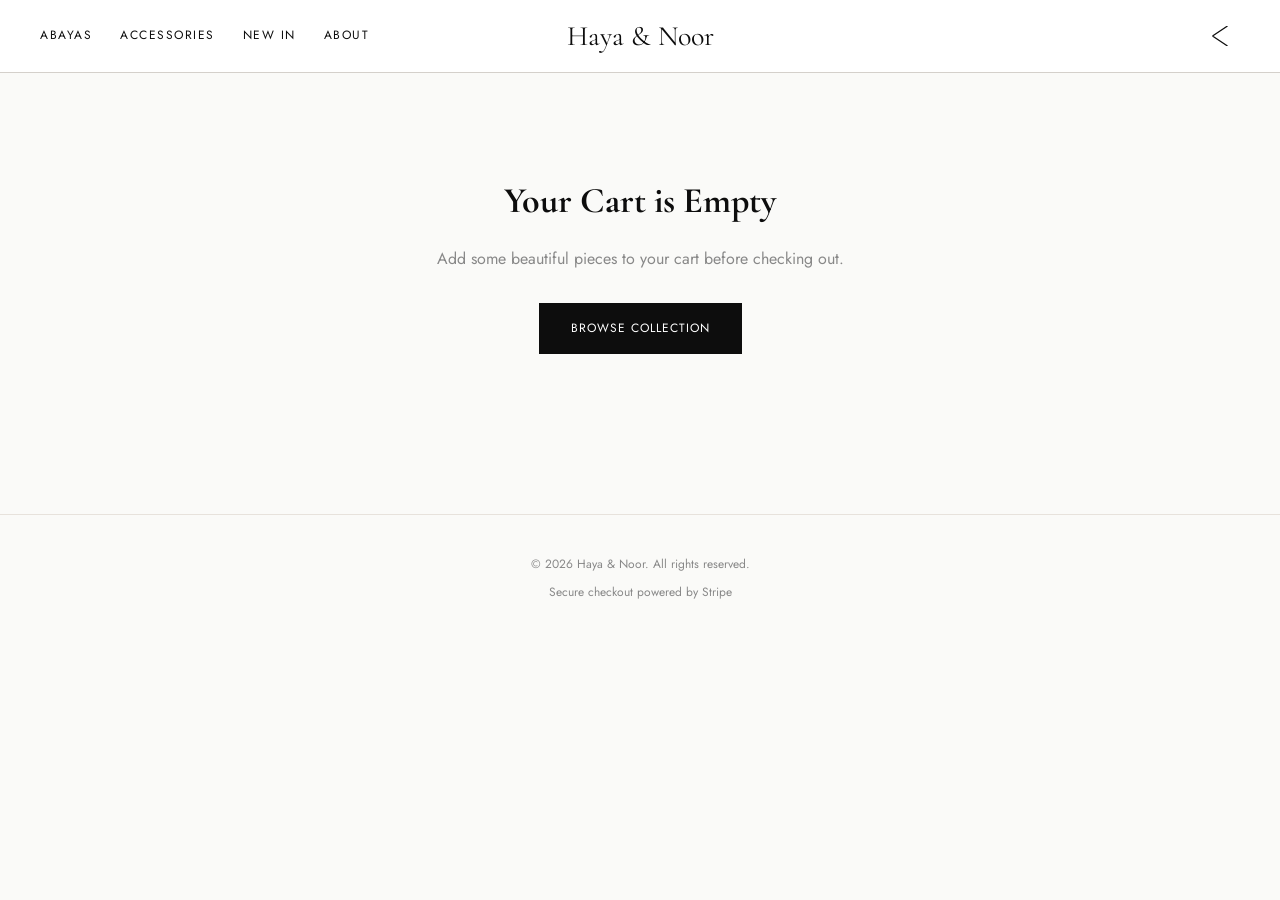
<file: checkout.html>
<!DOCTYPE html>
<html lang="en">
<head>
  <meta charset="UTF-8" />
  <meta name="viewport" content="width=device-width, initial-scale=1.0" />
  <title>Checkout — Haya & Noor</title>
  <link rel="stylesheet" href="style.css" />
  <link rel="preconnect" href="https://fonts.googleapis.com" />
  <link rel="preconnect" href="https://fonts.gstatic.com" crossorigin />
  <link href="https://fonts.googleapis.com/css2?family=Cormorant+Garamond:ital,wght@0,300;0,400;0,500;0,600;1,300;1,400&family=Jost:wght@300;400;500&display=swap" rel="stylesheet" />

<body>

  <header class="navbar">
    <div class="nav-container">
      <div class="nav-left">
        <nav class="nav-links">
          <a href="products.html">Abayas</a>
          <a href="accessories.html">Accessories</a>
          <a href="new-in.html">New In</a>
          <a href="about.html">About</a>
        </nav>
      </div>

      <a href="index.html" class="nav-logo">Haya &amp; Noor</a>

      <div class="nav-icons">
        <a class="icon-btn" href="index.html" aria-label="Back to shop">
          <svg viewBox="0 0 24 24" fill="none" stroke="currentColor" stroke-width="1.5">
            <path d="M3 12l18-12M3 12l18 12"/>
          </svg>
        </a>
      </div>
    </div>
  </header>

  <main class="checkout-page" id="checkoutContent">
    
    <div class="checkout-header">
      <h1>Checkout</h1>
      <p>Complete your purchase securely</p>
      <div class="secure-badge">
        <svg width="16" height="16" viewBox="0 0 24 24" fill="none" stroke="currentColor" stroke-width="2">
          <rect x="3" y="11" width="18" height="11" rx="2" ry="2"/>
          <path d="M7 11V7a5 5 0 0 1 10 0v4"/>
        </svg>
        Secure SSL Encryption
      </div>
    </div>

    <div class="checkout-grid" id="checkoutGrid">
      
      <div class="checkout-forms">
        
        <div class="checkout-section">
          <h2 class="section-title">
            <span class="section-number">1</span>
            Contact Information
          </h2>
          <div class="form-row">
            <div class="form-group">
              <label for="email">Email Address *</label>
              <input type="email" id="email" placeholder="your@email.com" required />
            </div>
            <div class="form-group">
              <label for="phone">Phone Number *</label>
              <input type="tel" id="phone" placeholder="+44 123 456 7890" required />
            </div>
          </div>
        </div>

        <div class="checkout-section">
          <h2 class="section-title">
            <span class="section-number">2</span>
            Shipping Address
          </h2>
          <div class="form-row">
            <div class="form-group">
              <label for="firstName">First Name *</label>
              <input type="text" id="firstName" placeholder="Amina" required />
            </div>
            <div class="form-group">
              <label for="lastName">Last Name *</label>
              <input type="text" id="lastName" placeholder="Hassan" required />
            </div>
          </div>
          
          <div class="form-group full" style="margin-bottom: 16px;">
            <label for="address1">Address Line 1 *</label>
            <input type="text" id="address1" placeholder="123 Oxford Street" required />
          </div>
          
          <div class="form-group full" style="margin-bottom: 16px;">
            <label for="address2">Address Line 2 (Optional)</label>
            <input type="text" id="address2" placeholder="Apartment 4B" />
          </div>
          
          <div class="form-row">
            <div class="form-group">
              <label for="city">City *</label>
              <input type="text" id="city" placeholder="London" required />
            </div>
            <div class="form-group">
              <label for="postcode">Postcode *</label>
              <input type="text" id="postcode" placeholder="W1D 2HG" required />
            </div>
          </div>
          
          <div class="form-row">
            <div class="form-group">
              <label for="country">Country *</label>
              <select id="country" required>
                <option value="">Select country</option>
                <option value="UK" selected>United Kingdom</option>
                <option value="US">United States</option>
                <option value="CA">Canada</option>
                <option value="AU">Australia</option>
                <option value="FR">France</option>
                <option value="DE">Germany</option>
                <option value="SA">Saudi Arabia</option>
                <option value="AE">UAE</option>
              </select>
            </div>
            <div class="form-group">
              <label for="county">County/State</label>
              <input type="text" id="county" placeholder="Greater London" />
            </div>
          </div>
        </div>

        <div class="checkout-section">
          <h2 class="section-title">
            <span class="section-number">3</span>
            Payment Method
          </h2>
          
          <div class="payment-options">
            <label class="payment-option selected" onclick="selectPayment(this, 'card')">
              <input type="radio" name="payment" value="card" checked />
              <span class="payment-label">Credit / Debit Card</span>
              <div class="payment-icons">
                <div class="payment-icon">Visa</div>
                <div class="payment-icon">MC</div>
                <div class="payment-icon">Amex</div>
              </div>
            </label>
            
            <label class="payment-option" onclick="selectPayment(this, 'paypal')">
              <input type="radio" name="payment" value="paypal" />
              <span class="payment-label">PayPal</span>
              <div class="payment-icons">
                <div class="payment-icon" style="width: 60px;">PayPal</div>
              </div>
            </label>
            
            <label class="payment-option" onclick="selectPayment(this, 'apple')">
              <input type="radio" name="payment" value="apple" />
              <span class="payment-label">Apple Pay</span>
              <div class="payment-icons">
                <div class="payment-icon" style="width: 50px;">Apple</div>
              </div>
            </label>
          </div>

          <div class="card-details show" id="cardDetails">
            <div class="form-group full" style="margin-bottom: 16px;">
              <label for="cardName">Name on Card *</label>
              <input type="text" id="cardName" placeholder="Amina Hassan" />
            </div>
            
            <div class="form-group full" style="margin-bottom: 16px;">
              <label for="cardNumber">Card Number *</label>
              <input type="text" id="cardNumber" placeholder="4242 4242 4242 4242" maxlength="19" />
            </div>
            
            <div class="card-row">
              <div class="form-group">
                <label for="expiry">Expiry Date *</label>
                <input type="text" id="expiry" placeholder="MM / YY" maxlength="7" />
              </div>
              <div class="form-group">
                <label for="cvc">CVC *</label>
                <input type="text" id="cvc" placeholder="123" maxlength="4" />
              </div>
              <div class="form-group">
                <label for="zip">Billing ZIP *</label>
                <input type="text" id="zip" placeholder="12345" />
              </div>
            </div>
          </div>
        </div>

      </div>

      <div class="order-summary">
        <h3 class="summary-title">Order Summary</h3>
        
        <div id="summaryItems">
    
        </div>

        <div class="totals">
          <div class="total-row">
            <span>Subtotal</span>
            <span id="subtotal">£0.00</span>
          </div>
          <div class="total-row">
            <span>Shipping</span>
            <span id="shipping">Free</span>
          </div>
          <div class="total-row">
            <span>Tax (included)</span>
            <span id="tax">£0.00</span>
          </div>
          <div class="total-row final">
            <span>Total</span>
            <span id="finalTotal">£0.00</span>
          </div>
        </div>

        <button class="place-order-btn" id="placeOrderBtn" onclick="placeOrder()">
          Place Order
        </button>
        
        <p class="guarantee-text">
          <svg width="14" height="14" viewBox="0 0 24 24" fill="none" stroke="currentColor" stroke-width="2">
            <path d="M12 22s8-4 8-10V5l-8-3-8 3v7c0 6 8 10 8 10z"/>
          </svg>
          30-Day Returns Guarantee
        </p>
      </div>

    </div>
  </main>

  <div class="success-message" id="successMessage">
    <div class="success-icon">✓</div>
    <h2>Thank You!</h2>
    <p>Your order has been placed successfully. We've sent a confirmation email to <span id="confirmEmail">your email</span>.</p>
    <p style="font-size: 14px; margin-bottom: 32px;">Order #<strong id="orderNumber">HN-2026-001</strong></p>
    <a href="index.html" class="continue-shopping">Continue Shopping</a>
  </div>

  <div class="empty-checkout" id="emptyCart" style="display: none;">
    <h2>Your Cart is Empty</h2>
    <p>Add some beautiful pieces to your cart before checking out.</p>
    <a href="products.html" class="continue-shopping">Browse Collection</a>
  </div>

  <footer class="checkout-footer" id="checkoutFooter">
    <p>© 2026 Haya &amp; Noor. All rights reserved.</p>
    <p style="margin-top: 8px;">Secure checkout powered by Stripe</p>
  </footer>

  <script>
    let cart = JSON.parse(localStorage.getItem('hayaCart')) || [];
    const summaryItems = document.getElementById('summaryItems');
    const subtotalEl = document.getElementById('subtotal');
    const taxEl = document.getElementById('tax');
    const finalTotalEl = document.getElementById('finalTotal');
    const checkoutContent = document.getElementById('checkoutContent');
    const emptyCart = document.getElementById('emptyCart');
    const checkoutFooter = document.getElementById('checkoutFooter');
    const successMessage = document.getElementById('successMessage');
    const placeOrderBtn = document.getElementById('placeOrderBtn');
    if (cart.length === 0) {
      checkoutContent.style.display = 'none';
      emptyCart.style.display = 'block';
    } else {
      renderOrderSummary();
    }

    function renderOrderSummary() {
      let html = '';
      let total = 0;

      cart.forEach(item => {
        const itemTotal = item.price * item.quantity;
        total += itemTotal;
        
        html += `
          <div class="summary-item">
            <img src="${item.image}" alt="${item.name}" onerror="this.src='data:image/svg+xml,%3Csvg xmlns=%22http://www.w3.org/2000/svg%22 width=%2260%22 height=%2280%22%3E%3Crect width=%2260%22 height=%2280%22 fill=%22%23f0ebe2%22/%3E%3C/svg%3E'" />
            <div class="summary-item-info">
              <h4>${item.name}</h4>
              ${item.color ? `<p>Color: ${item.color}</p>` : ''}
              <p>Qty: ${item.quantity}</p>
              <div class="summary-item-price">£${itemTotal.toFixed(2)}</div>
            </div>
          </div>
        `;
      });

      summaryItems.innerHTML = html;
      const tax = total * 0.2; 
      const finalTotal = total; 
      
      subtotalEl.textContent = '£' + total.toFixed(2);
      taxEl.textContent = '£' + tax.toFixed(2);
      finalTotalEl.textContent = '£' + finalTotal.toFixed(2);
    }

    function selectPayment(element, method) {
      // Remove selected class from all options
      document.querySelectorAll('.payment-option').forEach(opt => {
        opt.classList.remove('selected');
        opt.querySelector('input').checked = false;
      });
    
      element.classList.add('selected');
      element.querySelector('input').checked = true;
      const cardDetails = document.getElementById('cardDetails');
      if (method === 'card') {
        cardDetails.classList.add('show');
      } else {
        cardDetails.classList.remove('show');
      }
    }

    document.getElementById('cardNumber')?.addEventListener('input', function(e) {
      let value = e.target.value.replace(/\s/g, '').replace(/[^0-9]/gi, '');
      let formattedValue = value.match(/.{1,4}/g)?.join(' ') || '';
      e.target.value = formattedValue;
    });

    document.getElementById('expiry')?.addEventListener('input', function(e) {
      let value = e.target.value.replace(/\D/g, '');
      if (value.length >= 2) {
        value = value.substring(0, 2) + ' / ' + value.substring(2, 4);
      }
      e.target.value = value;
    });

    function placeOrder() { 
      const requiredFields = ['email', 'firstName', 'lastName', 'address1', 'city', 'postcode'];
      let valid = true;
      
      requiredFields.forEach(fieldId => {
        const field = document.getElementById(fieldId);
        if (!field || !field.value.trim()) {
          field.style.borderColor = '#ef4444';
          valid = false;
        } else {
          field.style.borderColor = '#d4d0cb';
        }
      });

      if (!valid) {
        alert('Please fill in all required fields marked with *');
        return;
      }
      placeOrderBtn.disabled = true;
      placeOrderBtn.textContent = 'Processing...';
      setTimeout(() => {
        const orderNum = 'HN-' + new Date().getFullYear() + '-' + Math.floor(1000 + Math.random() * 9000);
        document.getElementById('orderNumber').textContent = orderNum;
        const email = document.getElementById('email').value;
        document.getElementById('confirmEmail').textContent = email;
        localStorage.removeItem('hayaCart');
        checkoutContent.style.display = 'none';
        checkoutFooter.style.display = 'none';
        successMessage.classList.add('show');
        window.scrollTo(0, 0);
      }, 1500);
    }

    document.querySelectorAll('input, select').forEach(input => {
      input.addEventListener('input', function() {
        this.style.borderColor = '#d4d0cb';
      });
    });
  </script>

</body>
</html>
</file>
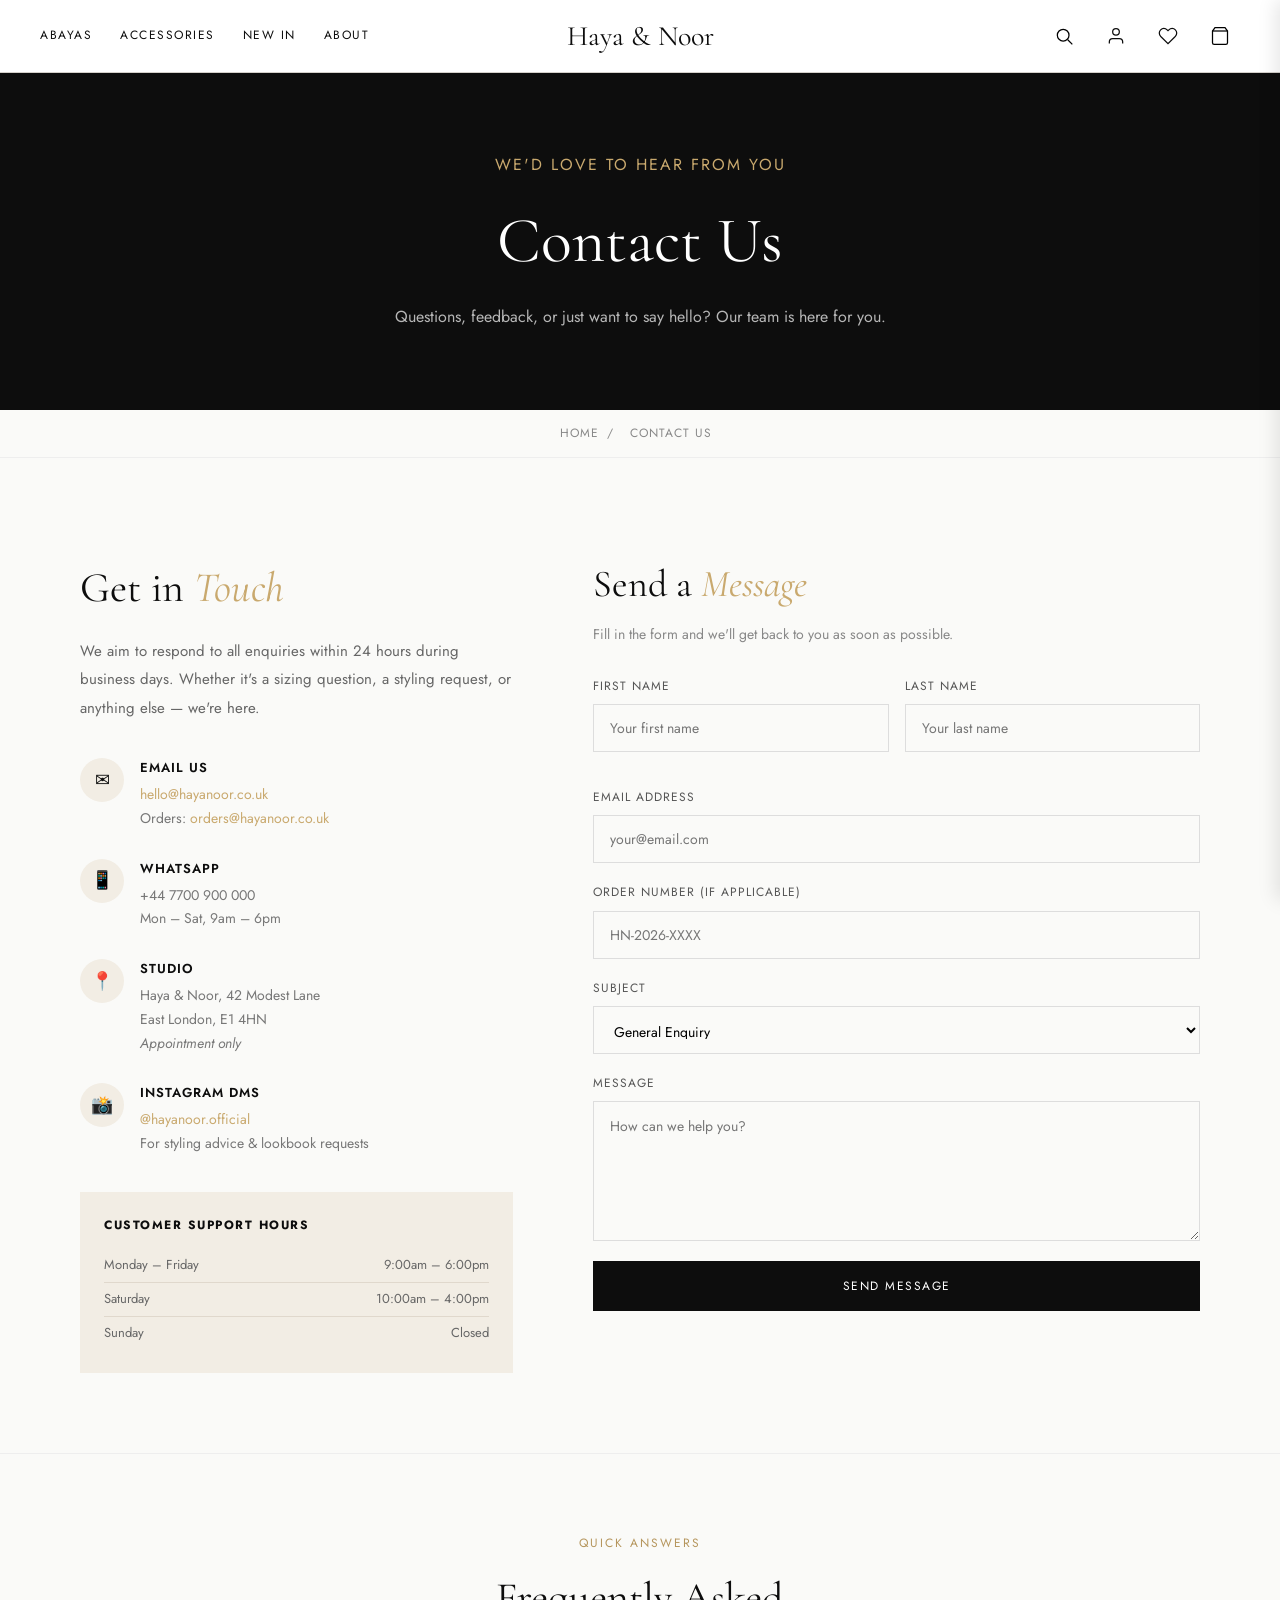
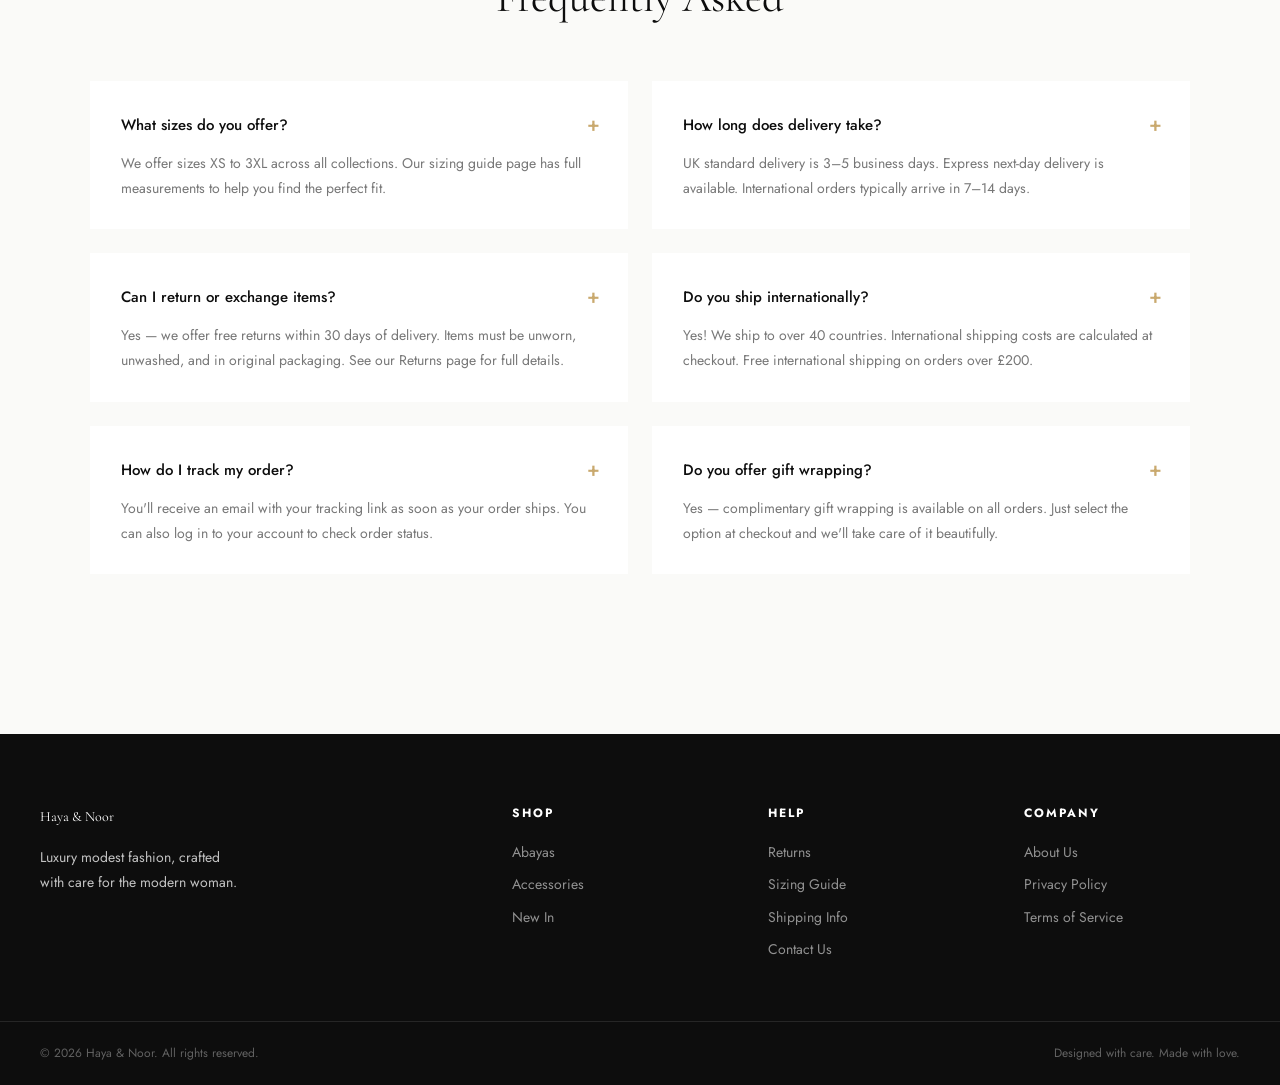
<file: contact.html>
<!DOCTYPE html>
<html lang="en">
<head>
  <meta charset="UTF-8"/>
  <meta name="viewport" content="width=device-width, initial-scale=1.0"/>
  <title>Contact Us — Haya & Noor</title>
  <link rel="stylesheet" href="style.css"/>
  <link href="https://fonts.googleapis.com/css2?family=Cormorant+Garamond:wght@300;400;500;600&family=Jost:wght@300;400;500;600&display=swap" rel="stylesheet"/>
  <style>
    .page-hero{background:#0d0d0d;padding:80px 40px;text-align:center;color:white;}
    .page-hero .section-tag{color:#c9a96e;}
    .page-hero h1{font-family:'Cormorant Garamond',serif;font-size:64px;font-weight:400;color:white;margin:12px 0;}
    .page-hero p{color:rgba(255,255,255,.7);font-size:16px;max-width:500px;margin:0 auto;}
    .breadcrumb{text-align:center;padding:14px 40px;font-size:12px;color:#888;letter-spacing:1px;text-transform:uppercase;border-bottom:1px solid #eee;}
    .breadcrumb a{color:#888;}.breadcrumb a:hover{color:#c9a96e;}.breadcrumb span{margin:0 8px;}
    .contact-section{max-width:1200px;margin:0 auto;padding:80px 40px;display:grid;grid-template-columns:1fr 1.4fr;gap:80px;align-items:start;}
    .contact-info h2{font-family:'Cormorant Garamond',serif;font-size:42px;font-weight:400;margin-bottom:16px;}
    .contact-info h2 span{color:#c9a96e;font-style:italic;}
    .contact-info p{font-size:15px;color:#666;line-height:1.9;margin-bottom:36px;}
    .contact-item{display:flex;gap:16px;margin-bottom:28px;align-items:flex-start;}
    .contact-icon{width:44px;height:44px;background:#f2ede4;border-radius:50%;display:flex;align-items:center;justify-content:center;flex-shrink:0;font-size:18px;}
    .contact-item h4{font-size:13px;text-transform:uppercase;letter-spacing:1px;margin-bottom:4px;font-weight:600;}
    .contact-item p{font-size:14px;color:#777;margin:0;line-height:1.7;}
    .contact-item a{color:#c9a96e;}
    .contact-hours{background:#f2ede4;padding:24px;margin-top:36px;}
    .contact-hours h4{font-size:12px;text-transform:uppercase;letter-spacing:1.5px;margin-bottom:14px;color:#0d0d0d;}
    .hours-row{display:flex;justify-content:space-between;font-size:13px;color:#666;padding:6px 0;border-bottom:1px solid #e0d8cc;}
    .hours-row:last-child{border-bottom:none;}
    /* Form */
    .contact-form h2{font-family:'Cormorant Garamond',serif;font-size:38px;font-weight:400;margin-bottom:8px;}
    .contact-form h2 span{color:#c9a96e;font-style:italic;}
    .contact-form .subtitle{font-size:14px;color:#888;margin-bottom:32px;}
    .form-group{margin-bottom:20px;}
    .form-group label{display:block;font-size:12px;text-transform:uppercase;letter-spacing:1px;color:#555;margin-bottom:8px;}
    .form-group input,.form-group select,.form-group textarea{width:100%;padding:14px 16px;border:1px solid #ddd;background:#fafaf8;font-family:'Jost',sans-serif;font-size:14px;outline:none;transition:border-color .3s;resize:vertical;}
    .form-group input:focus,.form-group select:focus,.form-group textarea:focus{border-color:#c9a96e;}
    .form-group textarea{min-height:140px;}
    .form-row{display:grid;grid-template-columns:1fr 1fr;gap:16px;}
    .submit-btn{width:100%;padding:16px;background:#0d0d0d;color:white;font-size:12px;text-transform:uppercase;letter-spacing:1.5px;border:none;cursor:pointer;transition:all .3s;font-family:'Jost',sans-serif;}
    .submit-btn:hover{background:#c9a96e;color:#0d0d0d;}
    /* FAQ */
    .faq-section{background:#fafaf8;padding:80px 40px;border-top:1px solid #eee;}
    .faq-section .section-heading{text-align:center;margin-bottom:50px;}
    .faq-section .featured-title{font-family:'Cormorant Garamond',serif;font-size:42px;font-weight:400;}
    .faq-grid{display:grid;grid-template-columns:repeat(2,1fr);gap:24px;max-width:1100px;margin:0 auto;}
    .faq-item{background:white;padding:28px;cursor:pointer;border-left:3px solid transparent;transition:border-color .3s;}
    .faq-item:hover{border-color:#c9a96e;}
    .faq-q{font-size:15px;font-weight:500;margin-bottom:10px;display:flex;justify-content:space-between;align-items:center;}
    .faq-q::after{content:'+';font-size:20px;color:#c9a96e;flex-shrink:0;}
    .faq-a{font-size:14px;color:#777;line-height:1.8;}
    @media(max-width:900px){.contact-section{grid-template-columns:1fr;gap:50px;}.faq-grid{grid-template-columns:1fr;}}
    @media(max-width:600px){.contact-section,.faq-section{padding:50px 20px;}.page-hero{padding:60px 20px;}.page-hero h1{font-size:42px;}.form-row{grid-template-columns:1fr;}}
  </style>
</head>
<body>
  <div class="cart-overlay" id="cartOverlay"></div>
  <div class="cart-drawer" id="cartDrawer">
    <div class="cart-header"><h2>Your Cart <span id="cartCount">(0)</span></h2><button class="cart-close" id="cartClose">×</button></div>
    <div class="cart-items" id="cartItems"><p class="cart-empty">Your cart is empty</p></div>
    <div class="cart-footer">
      <p class="free-shipping">✓ Free delivery on orders over £150</p>
      <div class="cart-total-row"><strong>Total</strong><span id="cartTotal">£0.00</span></div>
      <button class="checkout-btn" id="checkoutBtn">Proceed to Checkout</button>
      <button class="continue-btn" id="continueShopping">Continue Shopping</button>
    </div>
  </div>
  <header class="navbar">
    <div class="nav-container">
      <div class="nav-left">
        <button class="hamburger" id="hamburgerBtn"><span></span><span></span><span></span></button>
        <nav class="nav-links" id="navLinks"><a href="products.html">Abayas</a><a href="accessories.html">Accessories</a><a href="new-in.html">New In</a><a href="about.html">About</a></nav>
      </div>
      <a href="index.html" class="nav-logo">Haya &amp; Noor</a>
      <div class="nav-icons">
        <button class="icon-btn" id="searchToggle"><svg viewBox="0 0 24 24" fill="none" stroke="currentColor" stroke-width="1.5"><circle cx="11" cy="11" r="7"/><line x1="16.5" y1="16.5" x2="22" y2="22"/></svg></button>
        <a class="icon-btn" href="account.html"><svg viewBox="0 0 24 24" fill="none" stroke="currentColor" stroke-width="1.5"><path d="M20 21v-2a4 4 0 0 0-4-4H8a4 4 0 0 0-4 4v2"/><circle cx="12" cy="7" r="4"/></svg></a>
        <a class="icon-btn" href="wishlist.html"><svg viewBox="0 0 24 24" fill="none" stroke="currentColor" stroke-width="1.5"><path d="M20.84 4.61a5.5 5.5 0 0 0-7.78 0L12 5.67l-1.06-1.06a5.5 5.5 0 0 0-7.78 7.78l1.06 1.06L12 21.23l7.78-7.78 1.06-1.06a5.5 5.5 0 0 0 0-7.78z"/></svg></a>
        <button class="icon-btn" id="cartToggle"><svg viewBox="0 0 24 24" fill="none" stroke="currentColor" stroke-width="1.5"><path d="M6 2L3 6v14a2 2 0 0 0 2 2h14a2 2 0 0 0 2-2V6l-3-4z"/><line x1="3" y1="6" x2="21" y2="6"/></svg><span class="badge" id="cartBadge">0</span></button>
      </div>
    </div>
    <div class="search-bar" id="searchBar"><div class="search-container"><svg class="search-icon" viewBox="0 0 24 24" fill="none" stroke="currentColor" stroke-width="1.5"><circle cx="11" cy="11" r="7"/><line x1="16.5" y1="16.5" x2="22" y2="22"/></svg><input type="text" id="searchInput" placeholder="Search..." autocomplete="off"/><button id="searchClose">✕</button></div></div>
  </header>
  <div class="nav-overlay" id="navOverlay"></div>

  <section class="page-hero">
    <p class="section-tag">We'd Love to Hear From You</p>
    <h1>Contact Us</h1>
    <p>Questions, feedback, or just want to say hello? Our team is here for you.</p>
  </section>
  <div class="breadcrumb"><a href="index.html">Home</a><span>/</span><span>Contact Us</span></div>

  <section class="contact-section">
    <div class="contact-info">
      <h2>Get in <span>Touch</span></h2>
      <p>We aim to respond to all enquiries within 24 hours during business days. Whether it's a sizing question, a styling request, or anything else — we're here.</p>
      <div class="contact-item"><div class="contact-icon">✉</div><div><h4>Email Us</h4><p><a href="mailto:hello@hayanoor.co.uk">hello@hayanoor.co.uk</a><br/>Orders: <a href="mailto:orders@hayanoor.co.uk">orders@hayanoor.co.uk</a></p></div></div>
      <div class="contact-item"><div class="contact-icon">📱</div><div><h4>WhatsApp</h4><p>+44 7700 900 000<br/>Mon – Sat, 9am – 6pm</p></div></div>
      <div class="contact-item"><div class="contact-icon">📍</div><div><h4>Studio</h4><p>Haya & Noor, 42 Modest Lane<br/>East London, E1 4HN<br/><em>Appointment only</em></p></div></div>
      <div class="contact-item"><div class="contact-icon">📸</div><div><h4>Instagram DMs</h4><p><a href="https://instagram.com" target="_blank">@hayanoor.official</a><br/>For styling advice & lookbook requests</p></div></div>
      <div class="contact-hours">
        <h4>Customer Support Hours</h4>
        <div class="hours-row"><span>Monday – Friday</span><span>9:00am – 6:00pm</span></div>
        <div class="hours-row"><span>Saturday</span><span>10:00am – 4:00pm</span></div>
        <div class="hours-row"><span>Sunday</span><span>Closed</span></div>
      </div>
    </div>
    <div class="contact-form">
      <h2>Send a <span>Message</span></h2>
      <p class="subtitle">Fill in the form and we'll get back to you as soon as possible.</p>
      <div class="form-row">
        <div class="form-group"><label>First Name</label><input type="text" placeholder="Your first name"/></div>
        <div class="form-group"><label>Last Name</label><input type="text" placeholder="Your last name"/></div>
      </div>
      <div class="form-group"><label>Email Address</label><input type="email" placeholder="your@email.com"/></div>
      <div class="form-group"><label>Order Number (if applicable)</label><input type="text" placeholder="HN-2026-XXXX"/></div>
      <div class="form-group">
        <label>Subject</label>
        <select>
          <option>General Enquiry</option>
          <option>Order Issue</option>
          <option>Returns & Exchanges</option>
          <option>Sizing Help</option>
          <option>Wholesale / Press</option>
          <option>Other</option>
        </select>
      </div>
      <div class="form-group"><label>Message</label><textarea placeholder="How can we help you?"></textarea></div>
      <button class="submit-btn" onclick="showToast('Message sent! We\'ll be in touch within 24 hours ✓')">Send Message</button>
    </div>
  </section>

  <!-- FAQ -->
  <section class="faq-section">
    <div class="section-heading"><p class="section-tag">Quick Answers</p><h2 class="featured-title">Frequently Asked</h2></div>
    <div class="faq-grid">
      <div class="faq-item"><p class="faq-q">What sizes do you offer?</p><p class="faq-a">We offer sizes XS to 3XL across all collections. Our sizing guide page has full measurements to help you find the perfect fit.</p></div>
      <div class="faq-item"><p class="faq-q">How long does delivery take?</p><p class="faq-a">UK standard delivery is 3–5 business days. Express next-day delivery is available. International orders typically arrive in 7–14 days.</p></div>
      <div class="faq-item"><p class="faq-q">Can I return or exchange items?</p><p class="faq-a">Yes — we offer free returns within 30 days of delivery. Items must be unworn, unwashed, and in original packaging. See our Returns page for full details.</p></div>
      <div class="faq-item"><p class="faq-q">Do you ship internationally?</p><p class="faq-a">Yes! We ship to over 40 countries. International shipping costs are calculated at checkout. Free international shipping on orders over £200.</p></div>
      <div class="faq-item"><p class="faq-q">How do I track my order?</p><p class="faq-a">You'll receive an email with your tracking link as soon as your order ships. You can also log in to your account to check order status.</p></div>
      <div class="faq-item"><p class="faq-q">Do you offer gift wrapping?</p><p class="faq-a">Yes — complimentary gift wrapping is available on all orders. Just select the option at checkout and we'll take care of it beautifully.</p></div>
    </div>
  </section>

  <footer class="footer">
    <div class="footer-top">
      <div class="footer-brand"><p class="footer-logo">Haya &amp; Noor</p><p>Luxury modest fashion, crafted <br/>with care for the modern woman.</p></div>
      <div class="footer-col"><h4>Shop</h4><a href="products.html">Abayas</a><a href="accessories.html">Accessories</a><a href="new-in.html">New In</a></div>
      <div class="footer-col"><h4>Help</h4><a href="returns.html">Returns</a><a href="sizing-guide.html">Sizing Guide</a><a href="shipping-info.html">Shipping Info</a><a href="contact.html">Contact Us</a></div>
      <div class="footer-col"><h4>Company</h4><a href="about.html">About Us</a><a href="privacy-policy.html">Privacy Policy</a><a href="terms.html">Terms of Service</a></div>
    </div>
    <div class="footer-bottom"><p>© 2026 Haya &amp; Noor. All rights reserved.</p><p>Designed with care. Made with love.</p></div>
  </footer>
  <div class="toast" id="toast"></div>
  <script src="abaya.js"></script>
</body>
</html>
</file>
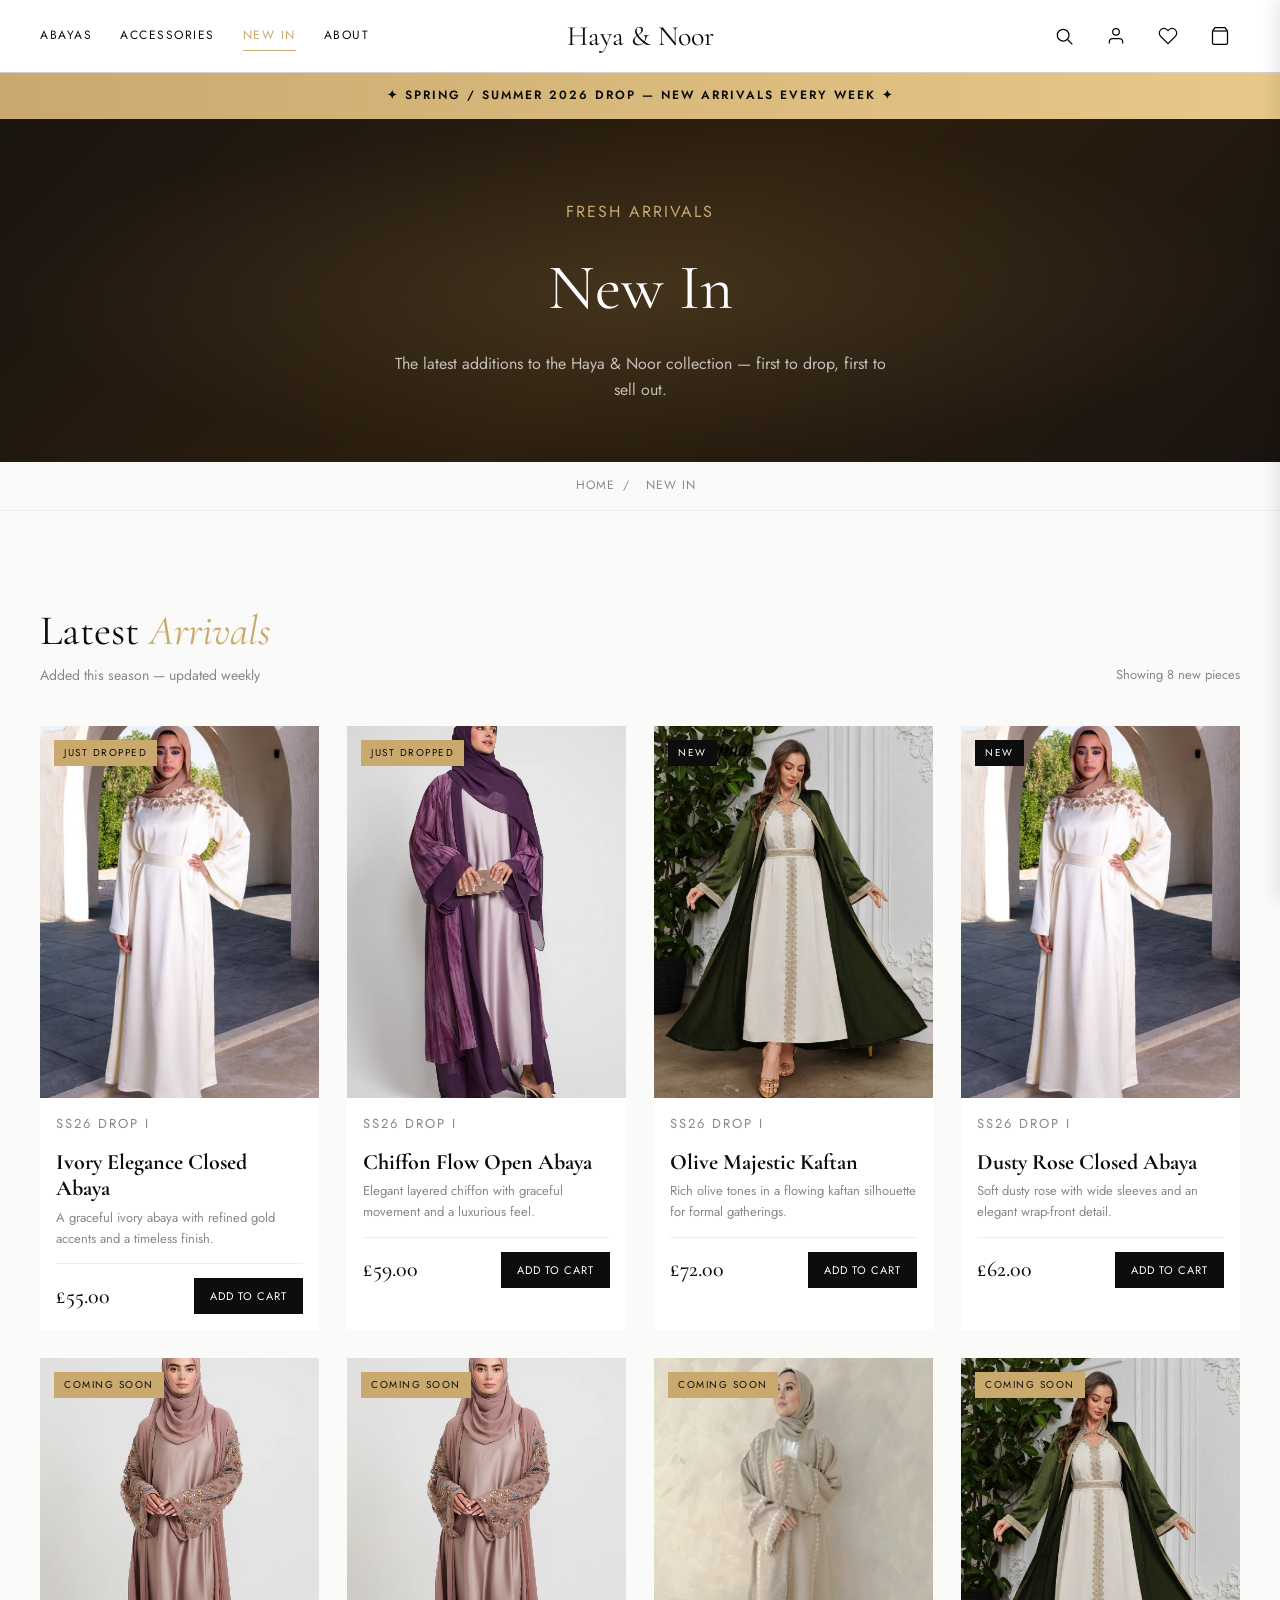
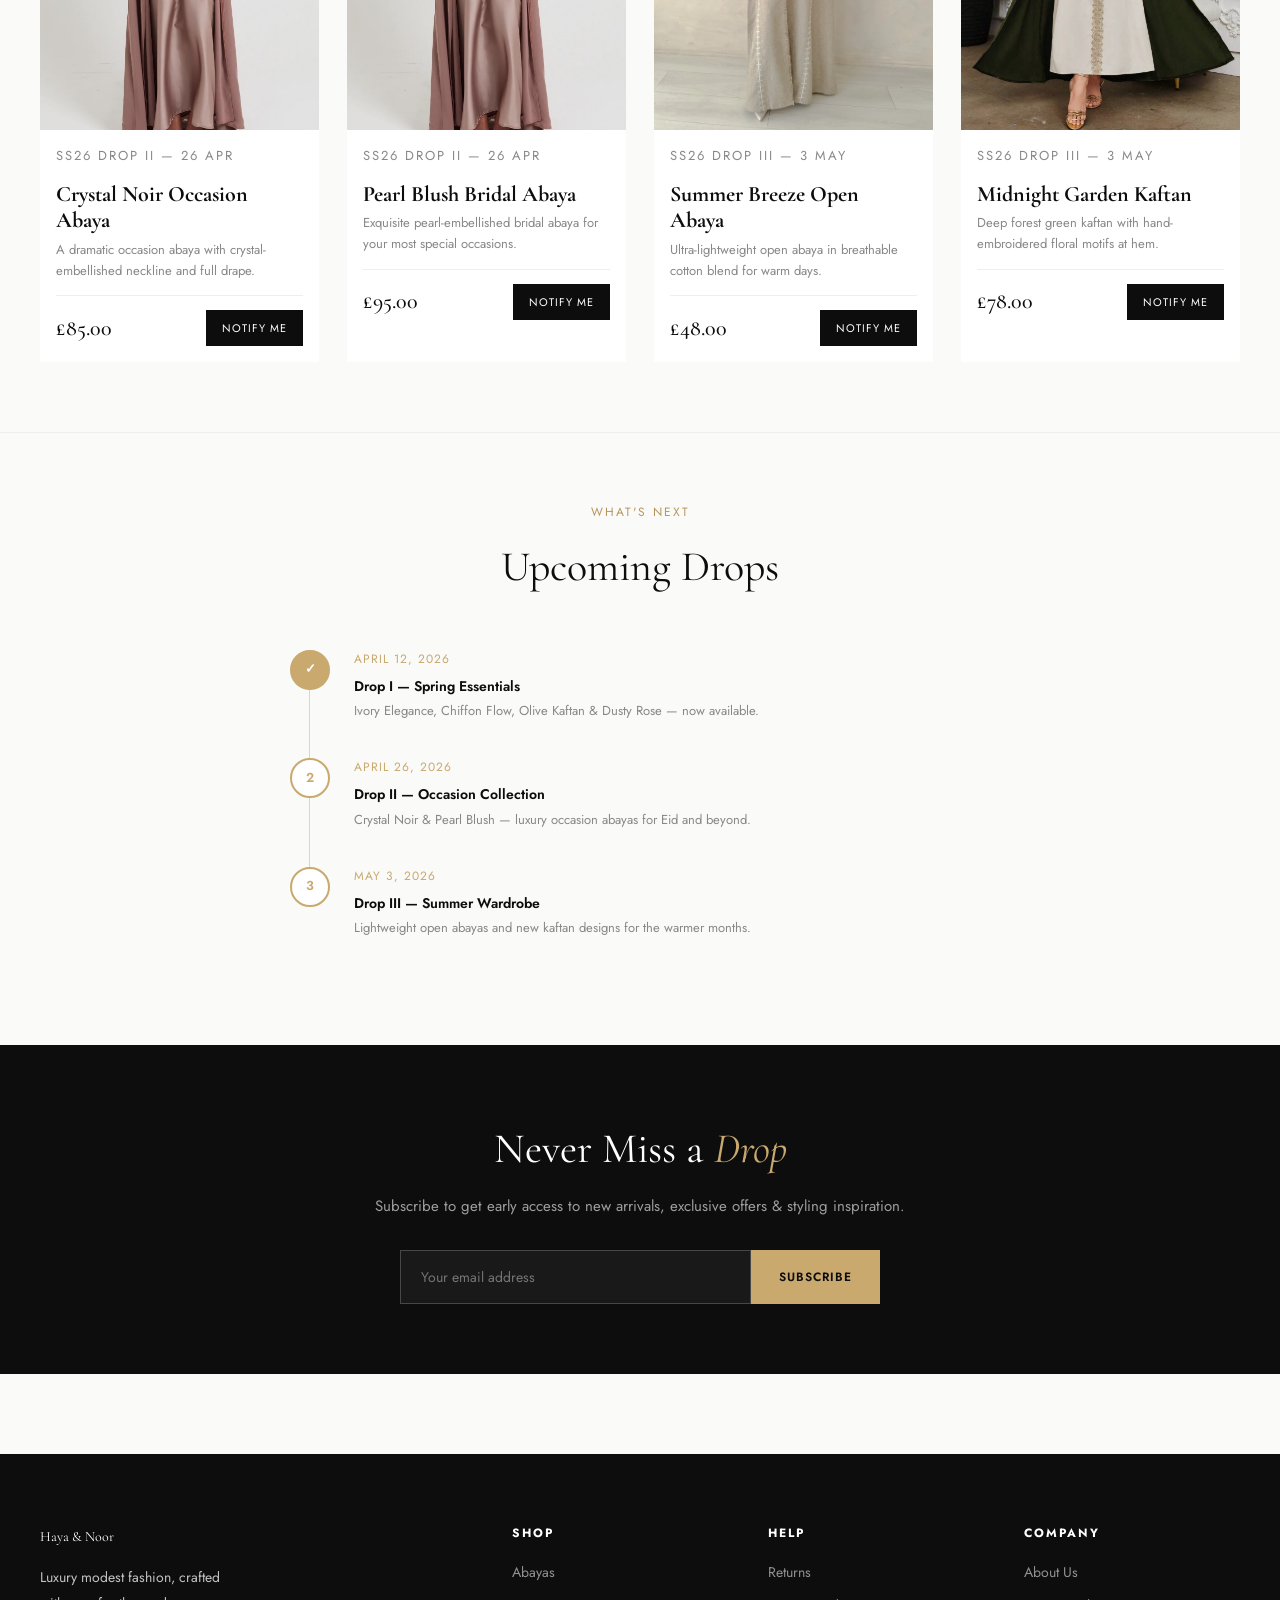
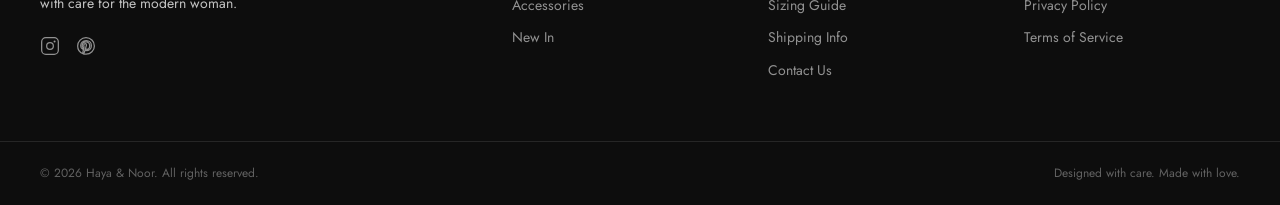
<file: new-in.html>
<!DOCTYPE html>
<html lang="en">
<head>
  <meta charset="UTF-8"/>
  <meta name="viewport" content="width=device-width, initial-scale=1.0"/>
  <title>New In — Haya & Noor</title>
  <link rel="stylesheet" href="style.css"/>
  <link href="https://fonts.googleapis.com/css2?family=Cormorant+Garamond:wght@300;400;500;600&family=Jost:wght@300;400;500;600&display=swap" rel="stylesheet"/>
  <style>
    .page-hero{background:linear-gradient(135deg,#1a1410,#2d1f0e 50%,#1a1410);padding:80px 40px 60px;text-align:center;color:white;position:relative;overflow:hidden;}
    .page-hero::before{content:'';position:absolute;inset:0;background:radial-gradient(ellipse at center,rgba(201,169,110,.15),transparent 70%);}
    .page-hero .section-tag{color:#c9a96e;position:relative;}
    .page-hero h1{font-family:'Cormorant Garamond',serif;font-size:64px;font-weight:400;color:white;margin:12px 0;position:relative;}
    .page-hero p{color:rgba(255,255,255,.7);font-size:16px;max-width:500px;margin:0 auto;position:relative;}
    .breadcrumb{text-align:center;padding:14px 40px;font-size:12px;color:#888;letter-spacing:1px;text-transform:uppercase;border-bottom:1px solid #eee;}
    .breadcrumb a{color:#888;transition:color .2s;}.breadcrumb a:hover{color:#c9a96e;}.breadcrumb span{margin:0 8px;}
    .drop-banner{background:linear-gradient(90deg,#c9a96e,#e8c98a,#c9a96e);background-size:200%;animation:shimmer 3s infinite;text-align:center;padding:14px;font-size:12px;text-transform:uppercase;letter-spacing:2px;font-weight:600;color:#0d0d0d;}
    @keyframes shimmer{0%,100%{background-position:0%}50%{background-position:100%}}
    .newin-section{padding:70px 40px;max-width:1400px;margin:0 auto;}
    .newin-header{display:flex;justify-content:space-between;align-items:flex-end;margin-bottom:40px;flex-wrap:wrap;gap:16px;}
    .newin-header h2{font-family:'Cormorant Garamond',serif;font-size:42px;font-weight:400;}
    .newin-header h2 span{color:#c9a96e;font-style:italic;}
    .newin-header p{color:#888;font-size:14px;}
    .newin-grid{display:grid;grid-template-columns:repeat(4,1fr);gap:28px;}
    .newin-card{background:white;transition:transform .3s,box-shadow .3s;}
    .newin-card:hover{transform:translateY(-6px);box-shadow:0 12px 30px rgba(0,0,0,.08);}
    .newin-img-wrap{aspect-ratio:3/4;overflow:hidden;background:#f0ebe2;position:relative;}
    .newin-img-wrap img{width:100%;height:100%;object-fit:cover;transition:transform .5s;}
    .newin-card:hover .newin-img-wrap img{transform:scale(1.04);}
    .new-badge{position:absolute;top:14px;left:14px;background:#0d0d0d;color:white;font-size:10px;text-transform:uppercase;letter-spacing:1.5px;padding:5px 10px;z-index:1;}
    .new-badge.gold{background:#c9a96e;color:#0d0d0d;}
    .card-wishlist{position:absolute;top:14px;right:14px;width:36px;height:36px;background:white;border:none;border-radius:50%;display:flex;align-items:center;justify-content:center;cursor:pointer;opacity:0;transition:opacity .3s;z-index:1;}
    .newin-card:hover .card-wishlist{opacity:1;}
    .card-wishlist svg{width:16px;height:16px;}
    .newin-body{padding:16px;}
    .drop-label{font-size:10px;text-transform:uppercase;letter-spacing:2px;color:#c9a96e;margin-bottom:6px;}
    .newin-body h3{font-family:'Cormorant Garamond',serif;font-size:22px;margin-bottom:6px;line-height:1.2;}
    .newin-body p{font-size:13px;color:#888;margin-bottom:14px;}
    .newin-footer{display:flex;justify-content:space-between;align-items:center;border-top:1px solid #eee;padding-top:14px;}
    .newin-footer .price{font-family:'Cormorant Garamond',serif;font-size:22px;font-weight:500;}
    .newin-cart-btn{background:#0d0d0d;color:white;padding:10px 16px;font-size:11px;text-transform:uppercase;letter-spacing:1px;border:none;cursor:pointer;transition:all .3s;}
    .newin-cart-btn:hover{background:#c9a96e;color:#0d0d0d;}
    .drop-section{background:#fafaf8;padding:70px 40px;border-top:1px solid #eee;}
    .drop-section .section-heading{text-align:center;margin-bottom:50px;}
    .drop-section .featured-title{font-family:'Cormorant Garamond',serif;font-size:42px;font-weight:400;}
    .timeline{max-width:700px;margin:0 auto;}
    .timeline-item{display:flex;gap:24px;align-items:flex-start;padding-bottom:36px;position:relative;}
    .timeline-item::before{content:'';position:absolute;left:19px;top:40px;bottom:0;width:1px;background:#e0d5c5;}
    .timeline-item:last-child::before{display:none;}
    .timeline-dot{width:40px;height:40px;border-radius:50%;background:white;border:2px solid #c9a96e;display:flex;align-items:center;justify-content:center;flex-shrink:0;font-size:13px;color:#c9a96e;font-weight:600;}
    .timeline-dot.done{background:#c9a96e;color:white;}
    .timeline-content h4{font-size:14px;font-weight:600;margin-bottom:4px;}
    .timeline-content p{font-size:13px;color:#888;}
    .timeline-content .date{font-size:12px;color:#c9a96e;text-transform:uppercase;letter-spacing:1px;margin-bottom:6px;}
    .newsletter-section{background:#0d0d0d;color:white;padding:70px 40px;text-align:center;}
    .newsletter-section h2{font-family:'Cormorant Garamond',serif;font-size:42px;font-weight:400;margin-bottom:12px;}
    .newsletter-section h2 span{color:#c9a96e;font-style:italic;}
    .newsletter-section p{color:rgba(255,255,255,.6);font-size:15px;margin-bottom:32px;}
    .newsletter-form{display:flex;max-width:480px;margin:0 auto;}
    .newsletter-form input{flex:1;padding:16px 20px;border:1px solid rgba(255,255,255,.2);background:rgba(255,255,255,.05);color:white;font-size:14px;font-family:'Jost',sans-serif;outline:none;}
    .newsletter-form input::placeholder{color:rgba(255,255,255,.4);}
    .newsletter-form button{padding:16px 28px;background:#c9a96e;color:#0d0d0d;font-size:12px;text-transform:uppercase;letter-spacing:1px;font-weight:600;border:none;cursor:pointer;font-family:'Jost',sans-serif;}
    .newsletter-form button:hover{background:#e8c98a;}
    .active-link{color:#c9a96e!important;}
    @media(max-width:900px){.newin-grid{grid-template-columns:repeat(2,1fr);}.page-hero h1{font-size:42px;}}
    @media(max-width:600px){.newin-grid{grid-template-columns:1fr;}.newin-section,.drop-section,.newsletter-section{padding:50px 20px;}.newsletter-form{flex-direction:column;}}
  </style>
</head>
<body>
  <div class="cart-overlay" id="cartOverlay"></div>
  <div class="cart-drawer" id="cartDrawer">
    <div class="cart-header"><h2>Your Cart <span id="cartCount">(0)</span></h2><button class="cart-close" id="cartClose">×</button></div>
    <div class="cart-items" id="cartItems"><p class="cart-empty">Your cart is empty</p></div>
    <div class="cart-footer">
      <p class="free-shipping">✓ Free delivery on orders over £150</p>
      <div class="cart-total-row"><strong>Total</strong><span id="cartTotal">£0.00</span></div>
      <button class="checkout-btn" id="checkoutBtn">Proceed to Checkout</button>
      <button class="continue-btn" id="continueShopping">Continue Shopping</button>
    </div>
  </div>
  <header class="navbar">
    <div class="nav-container">
      <div class="nav-left">
        <button class="hamburger" id="hamburgerBtn"><span></span><span></span><span></span></button>
        <nav class="nav-links" id="navLinks">
          <a href="products.html">Abayas</a><a href="accessories.html">Accessories</a><a href="new-in.html" class="active-link">New In</a><a href="about.html">About</a>
        </nav>
      </div>
      <a href="index.html" class="nav-logo">Haya &amp; Noor</a>
      <div class="nav-icons">
        <button class="icon-btn" id="searchToggle"><svg viewBox="0 0 24 24" fill="none" stroke="currentColor" stroke-width="1.5"><circle cx="11" cy="11" r="7"/><line x1="16.5" y1="16.5" x2="22" y2="22"/></svg></button>
        <a class="icon-btn" href="account.html"><svg viewBox="0 0 24 24" fill="none" stroke="currentColor" stroke-width="1.5"><path d="M20 21v-2a4 4 0 0 0-4-4H8a4 4 0 0 0-4 4v2"/><circle cx="12" cy="7" r="4"/></svg></a>
        <a class="icon-btn" href="wishlist.html"><svg viewBox="0 0 24 24" fill="none" stroke="currentColor" stroke-width="1.5"><path d="M20.84 4.61a5.5 5.5 0 0 0-7.78 0L12 5.67l-1.06-1.06a5.5 5.5 0 0 0-7.78 7.78l1.06 1.06L12 21.23l7.78-7.78 1.06-1.06a5.5 5.5 0 0 0 0-7.78z"/></svg></a>
        <button class="icon-btn" id="cartToggle"><svg viewBox="0 0 24 24" fill="none" stroke="currentColor" stroke-width="1.5"><path d="M6 2L3 6v14a2 2 0 0 0 2 2h14a2 2 0 0 0 2-2V6l-3-4z"/><line x1="3" y1="6" x2="21" y2="6"/></svg><span class="badge" id="cartBadge">0</span></button>
      </div>
    </div>
    <div class="search-bar" id="searchBar"><div class="search-container"><svg class="search-icon" viewBox="0 0 24 24" fill="none" stroke="currentColor" stroke-width="1.5"><circle cx="11" cy="11" r="7"/><line x1="16.5" y1="16.5" x2="22" y2="22"/></svg><input type="text" id="searchInput" placeholder="Search new arrivals..." autocomplete="off"/><button id="searchClose">✕</button></div></div>
  </header>
  <div class="nav-overlay" id="navOverlay"></div>

  <div class="drop-banner">✦ Spring / Summer 2026 Drop — New Arrivals Every Week ✦</div>

  <section class="page-hero">
    <p class="section-tag">Fresh Arrivals</p>
    <h1>New In</h1>
    <p>The latest additions to the Haya & Noor collection — first to drop, first to sell out.</p>
  </section>
  <div class="breadcrumb"><a href="index.html">Home</a><span>/</span><span>New In</span></div>

  <section class="newin-section">
    <div class="newin-header">
      <div><h2>Latest <span>Arrivals</span></h2><p>Added this season — updated weekly</p></div>
      <p style="font-size:13px;color:#888">Showing 8 new pieces</p>
    </div>
    <div class="newin-grid">
      <article class="newin-card" data-id="201" data-price="55" data-style="closed">
        <div class="newin-img-wrap">
          <span class="new-badge gold">Just Dropped</span>
          <button class="card-wishlist wishlist-btn"><svg viewBox="0 0 24 24" fill="none" stroke="currentColor" stroke-width="1.5"><path d="M20.84 4.61a5.5 5.5 0 0 0-7.78 0L12 5.67l-1.06-1.06a5.5 5.5 0 0 0-7.78 7.78l1.06 1.06L12 21.23l7.78-7.78 1.06-1.06a5.5 5.5 0 0 0 0-7.78z"/></svg></button>
          <img src="./image/closed abaya.jpg" alt="Ivory Elegance Closed Abaya"/>
        </div>
        <div class="newin-body"><p class="drop-label">SS26 Drop I</p><h3>Ivory Elegance Closed Abaya</h3><p>A graceful ivory abaya with refined gold accents and a timeless finish.</p><div class="newin-footer"><span class="price">£55.00</span><button class="newin-cart-btn product-cart-btn">Add to Cart</button></div></div>
      </article>
      <article class="newin-card" data-id="202" data-price="59" data-style="open">
        <div class="newin-img-wrap">
          <span class="new-badge gold">Just Dropped</span>
          <button class="card-wishlist wishlist-btn"><svg viewBox="0 0 24 24" fill="none" stroke="currentColor" stroke-width="1.5"><path d="M20.84 4.61a5.5 5.5 0 0 0-7.78 0L12 5.67l-1.06-1.06a5.5 5.5 0 0 0-7.78 7.78l1.06 1.06L12 21.23l7.78-7.78 1.06-1.06a5.5 5.5 0 0 0 0-7.78z"/></svg></button>
          <img src="./image/everyday (purple).jpg" alt="Chiffon Flow Open Abaya"/>
        </div>
        <div class="newin-body"><p class="drop-label">SS26 Drop I</p><h3>Chiffon Flow Open Abaya</h3><p>Elegant layered chiffon with graceful movement and a luxurious feel.</p><div class="newin-footer"><span class="price">£59.00</span><button class="newin-cart-btn product-cart-btn">Add to Cart</button></div></div>
      </article>
      <article class="newin-card" data-id="203" data-price="72" data-style="kaftan">
        <div class="newin-img-wrap">
          <span class="new-badge">New</span>
          <button class="card-wishlist wishlist-btn"><svg viewBox="0 0 24 24" fill="none" stroke="currentColor" stroke-width="1.5"><path d="M20.84 4.61a5.5 5.5 0 0 0-7.78 0L12 5.67l-1.06-1.06a5.5 5.5 0 0 0-7.78 7.78l1.06 1.06L12 21.23l7.78-7.78 1.06-1.06a5.5 5.5 0 0 0 0-7.78z"/></svg></button>
          <img src="./image/dubai (olive).jpg" alt="Olive Majestic Kaftan"/>
        </div>
        <div class="newin-body"><p class="drop-label">SS26 Drop I</p><h3>Olive Majestic Kaftan</h3><p>Rich olive tones in a flowing kaftan silhouette for formal gatherings.</p><div class="newin-footer"><span class="price">£72.00</span><button class="newin-cart-btn product-cart-btn">Add to Cart</button></div></div>
      </article>
      <article class="newin-card" data-id="204" data-price="62" data-style="closed">
        <div class="newin-img-wrap">
          <span class="new-badge">New</span>
          <button class="card-wishlist wishlist-btn"><svg viewBox="0 0 24 24" fill="none" stroke="currentColor" stroke-width="1.5"><path d="M20.84 4.61a5.5 5.5 0 0 0-7.78 0L12 5.67l-1.06-1.06a5.5 5.5 0 0 0-7.78 7.78l1.06 1.06L12 21.23l7.78-7.78 1.06-1.06a5.5 5.5 0 0 0 0-7.78z"/></svg></button>
          <img src="./image/closed abaya.jpg" alt="Dusty Rose Closed Abaya"/>
        </div>
        <div class="newin-body"><p class="drop-label">SS26 Drop I</p><h3>Dusty Rose Closed Abaya</h3><p>Soft dusty rose with wide sleeves and an elegant wrap-front detail.</p><div class="newin-footer"><span class="price">£62.00</span><button class="newin-cart-btn product-cart-btn">Add to Cart</button></div></div>
      </article>
      <article class="newin-card" data-id="205" data-price="85" data-style="embellished">
        <div class="newin-img-wrap">
          <span class="new-badge gold">Coming Soon</span>
          <img src="./image/rose.jpg" alt="Crystal Noir Occasion Abaya"/>
        </div>
        <div class="newin-body"><p class="drop-label">SS26 Drop II — 26 Apr</p><h3>Crystal Noir Occasion Abaya</h3><p>A dramatic occasion abaya with crystal-embellished neckline and full drape.</p><div class="newin-footer"><span class="price">£85.00</span><button class="newin-cart-btn" onclick="showToast('You\'ll be notified when this drops!')">Notify Me</button></div></div>
      </article>
      <article class="newin-card" data-id="206" data-price="95" data-style="embellished">
        <div class="newin-img-wrap">
          <span class="new-badge gold">Coming Soon</span>
          <img src="./image/rose.jpg" alt="Pearl Blush Bridal Abaya"/>
        </div>
        <div class="newin-body"><p class="drop-label">SS26 Drop II — 26 Apr</p><h3>Pearl Blush Bridal Abaya</h3><p>Exquisite pearl-embellished bridal abaya for your most special occasions.</p><div class="newin-footer"><span class="price">£95.00</span><button class="newin-cart-btn" onclick="showToast('You\'ll be notified when this drops!')">Notify Me</button></div></div>
      </article>
      <article class="newin-card" data-id="207" data-price="48" data-style="open">
        <div class="newin-img-wrap">
          <span class="new-badge gold">Coming Soon</span>
          <img src="./image/open abaya.jpg" alt="Summer Breeze Open Abaya"/>
        </div>
        <div class="newin-body"><p class="drop-label">SS26 Drop III — 3 May</p><h3>Summer Breeze Open Abaya</h3><p>Ultra-lightweight open abaya in breathable cotton blend for warm days.</p><div class="newin-footer"><span class="price">£48.00</span><button class="newin-cart-btn" onclick="showToast('You\'ll be notified when this drops!')">Notify Me</button></div></div>
      </article>
      <article class="newin-card" data-id="208" data-price="78" data-style="kaftan">
        <div class="newin-img-wrap">
          <span class="new-badge gold">Coming Soon</span>
          <img src="./image/dubai (olive).jpg" alt="Midnight Garden Kaftan"/>
        </div>
        <div class="newin-body"><p class="drop-label">SS26 Drop III — 3 May</p><h3>Midnight Garden Kaftan</h3><p>Deep forest green kaftan with hand-embroidered floral motifs at hem.</p><div class="newin-footer"><span class="price">£78.00</span><button class="newin-cart-btn" onclick="showToast('You\'ll be notified when this drops!')">Notify Me</button></div></div>
      </article>
    </div>
  </section>

  <section class="drop-section">
    <div class="section-heading"><p class="section-tag">What's Next</p><h2 class="featured-title">Upcoming Drops</h2></div>
    <div class="timeline">
      <div class="timeline-item"><div class="timeline-dot done">✓</div><div class="timeline-content"><p class="date">April 12, 2026</p><h4>Drop I — Spring Essentials</h4><p>Ivory Elegance, Chiffon Flow, Olive Kaftan & Dusty Rose — now available.</p></div></div>
      <div class="timeline-item"><div class="timeline-dot">2</div><div class="timeline-content"><p class="date">April 26, 2026</p><h4>Drop II — Occasion Collection</h4><p>Crystal Noir & Pearl Blush — luxury occasion abayas for Eid and beyond.</p></div></div>
      <div class="timeline-item"><div class="timeline-dot">3</div><div class="timeline-content"><p class="date">May 3, 2026</p><h4>Drop III — Summer Wardrobe</h4><p>Lightweight open abayas and new kaftan designs for the warmer months.</p></div></div>
    </div>
  </section>

  <section class="newsletter-section">
    <h2>Never Miss a <span>Drop</span></h2>
    <p>Subscribe to get early access to new arrivals, exclusive offers & styling inspiration.</p>
    <div class="newsletter-form">
      <input type="email" placeholder="Your email address"/>
      <button onclick="showToast('Thank you! You\'re on the list ✓')">Subscribe</button>
    </div>
  </section>

  <footer class="footer">
    <div class="footer-top">
      <div class="footer-brand"><p class="footer-logo">Haya &amp; Noor</p><p>Luxury modest fashion, crafted <br/>with care for the modern woman.</p><div class="social-links"><a href="https://instagram.com" target="_blank" rel="noopener noreferrer"><svg viewBox="0 0 24 24" fill="none" stroke="currentColor" stroke-width="1.5"><rect x="2" y="2" width="20" height="20" rx="5"/><circle cx="12" cy="12" r="4"/><circle cx="17.5" cy="6.5" r="0.5" fill="currentColor"/></svg></a><a href="https://pinterest.com" target="_blank" rel="noopener noreferrer"><svg viewBox="0 0 24 24" fill="none" stroke="currentColor" stroke-width="1.5"><path d="M12 2C6.48 2 2 6.48 2 12c0 4.24 2.65 7.86 6.39 9.29-.09-.78-.17-1.98.04-2.83.18-.77 1.22-5.15 1.22-5.15s-.31-.62-.31-1.55c0-1.45.84-2.54 1.88-2.54.89 0 1.32.67 1.32 1.47 0 .89-.57 2.23-.87 3.47-.24 1.03.51 1.87 1.52 1.87 1.83 0 3.23-1.93 3.23-4.71 0-2.46-1.77-4.18-4.3-4.18-2.93 0-4.65 2.2-4.65 4.47 0 .89.34 1.84.76 2.36.08.1.09.19.07.3-.08.31-.25 1.03-.28 1.17-.04.19-.14.23-.32.14-1.25-.58-2.03-2.42-2.03-3.89 0-3.15 2.29-6.05 6.61-6.05 3.47 0 6.16 2.47 6.16 5.77 0 3.45-2.17 6.22-5.19 6.22-1.01 0-1.97-.53-2.3-1.15l-.62 2.33c-.23.87-.84 1.96-1.25 2.62.94.29 1.94.45 2.97.45 5.52 0 10-4.48 10-10S17.52 2 12 2z"/></svg></a></div></div>
      <div class="footer-col"><h4>Shop</h4><a href="products.html">Abayas</a><a href="accessories.html">Accessories</a><a href="new-in.html">New In</a></div>
      <div class="footer-col"><h4>Help</h4><a href="returns.html">Returns</a><a href="sizing-guide.html">Sizing Guide</a><a href="shipping-info.html">Shipping Info</a><a href="contact.html">Contact Us</a></div>
      <div class="footer-col"><h4>Company</h4><a href="about.html">About Us</a><a href="privacy-policy.html">Privacy Policy</a><a href="terms.html">Terms of Service</a></div>
    </div>
    <div class="footer-bottom"><p>© 2026 Haya &amp; Noor. All rights reserved.</p><p>Designed with care. Made with love.</p></div>
  </footer>

  <div class="toast" id="toast"></div>
  <script src="abaya.js"></script>
</body>
</html>
</file>
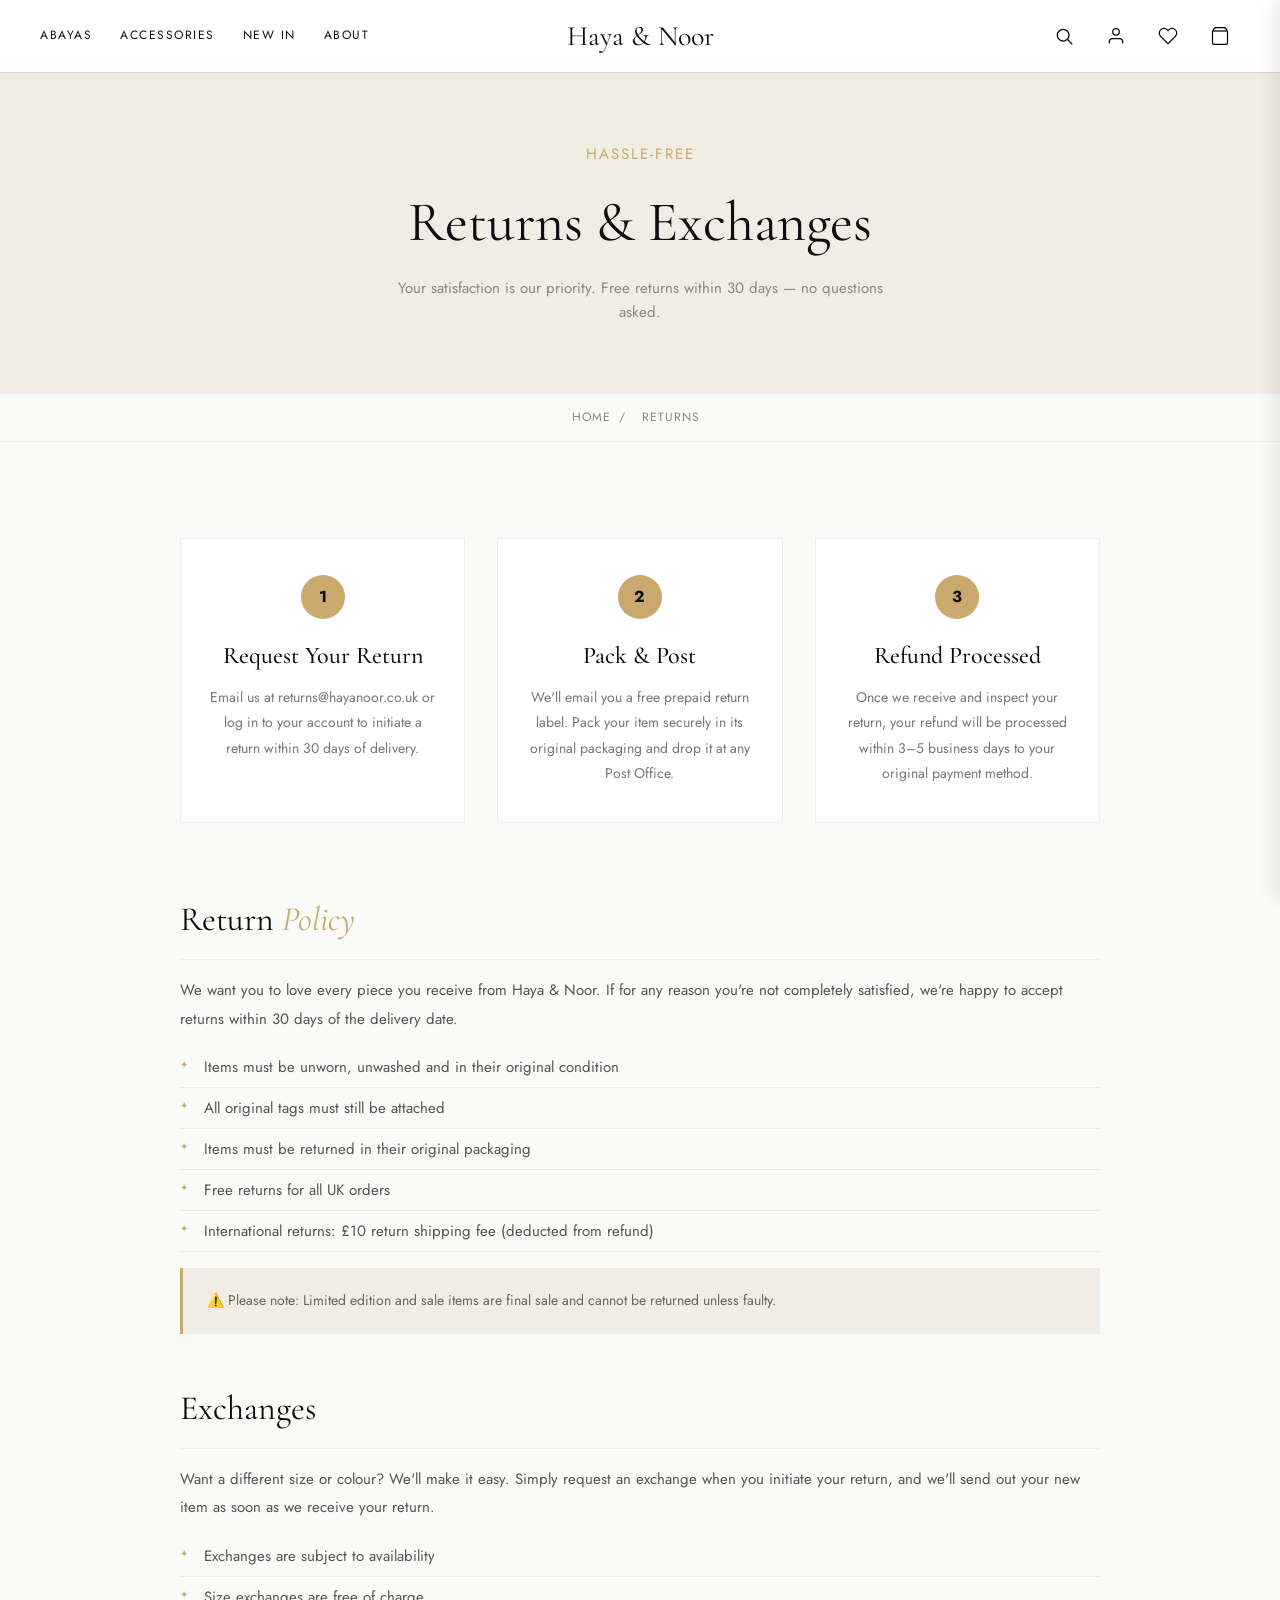
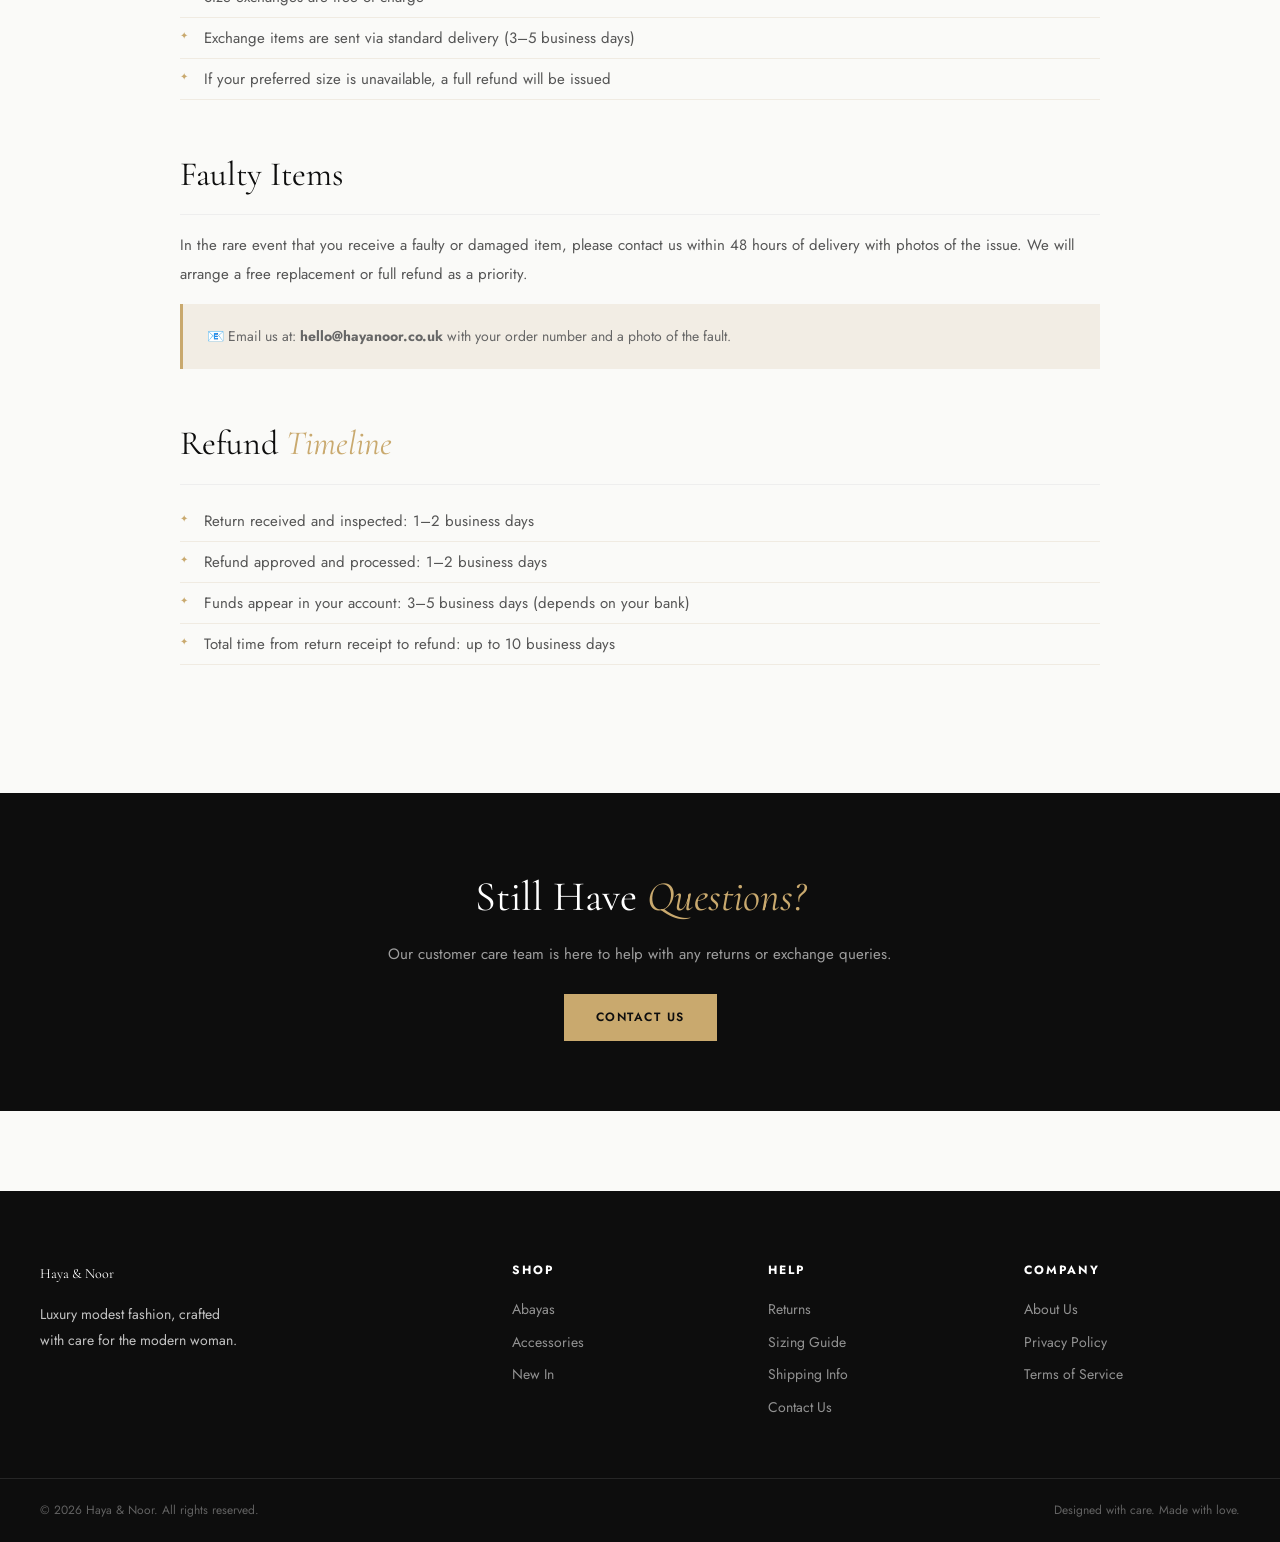
<file: Returns.html>
<!DOCTYPE html>
<html lang="en">
<head>
  <meta charset="UTF-8"/>
  <meta name="viewport" content="width=device-width, initial-scale=1.0"/>
  <title>Returns & Exchanges — Haya & Noor</title>
  <link rel="stylesheet" href="style.css"/>
  <link href="https://fonts.googleapis.com/css2?family=Cormorant+Garamond:wght@300;400;500;600&family=Jost:wght@300;400;500;600&display=swap" rel="stylesheet"/>
  <style>
    .page-hero{background:#f2ede4;padding:70px 40px;text-align:center;}
    .page-hero .section-tag{color:#c9a96e;}
    .page-hero h1{font-family:'Cormorant Garamond',serif;font-size:56px;font-weight:400;margin:12px 0 8px;}
    .page-hero p{color:#888;font-size:15px;max-width:500px;margin:0 auto;}
    .breadcrumb{text-align:center;padding:14px 40px;font-size:12px;color:#888;letter-spacing:1px;text-transform:uppercase;border-bottom:1px solid #eee;}
    .breadcrumb a{color:#888;}.breadcrumb a:hover{color:#c9a96e;}.breadcrumb span{margin:0 8px;}
    .policy-section{max-width:1000px;margin:0 auto;padding:80px 40px;}
    /* Steps */
    .steps-grid{display:grid;grid-template-columns:repeat(3,1fr);gap:32px;margin-bottom:70px;}
    .step-card{text-align:center;padding:36px 24px;background:white;border:1px solid #eee;position:relative;}
    .step-num{width:44px;height:44px;background:#c9a96e;color:#0d0d0d;border-radius:50%;display:flex;align-items:center;justify-content:center;font-size:16px;font-weight:700;margin:0 auto 18px;}
    .step-card h3{font-family:'Cormorant Garamond',serif;font-size:24px;font-weight:500;margin-bottom:10px;}
    .step-card p{font-size:14px;color:#777;line-height:1.8;}
    /* Policy */
    .policy-block{margin-bottom:48px;}
    .policy-block h2{font-family:'Cormorant Garamond',serif;font-size:34px;font-weight:400;margin-bottom:16px;padding-bottom:12px;border-bottom:1px solid #eee;}
    .policy-block h2 span{color:#c9a96e;font-style:italic;}
    .policy-block p{font-size:15px;color:#555;line-height:1.9;margin-bottom:14px;}
    .policy-block ul{list-style:none;margin-bottom:14px;}
    .policy-block ul li{font-size:15px;color:#555;padding:8px 0 8px 24px;border-bottom:1px solid #f0ebe2;position:relative;}
    .policy-block ul li::before{content:'✦';position:absolute;left:0;color:#c9a96e;font-size:10px;top:10px;}
    .policy-note{background:#f2ede4;padding:20px 24px;border-left:3px solid #c9a96e;font-size:14px;color:#666;line-height:1.8;margin-top:16px;}
    /* CTA */
    .returns-cta{text-align:center;background:#0d0d0d;color:white;padding:70px 40px;}
    .returns-cta h2{font-family:'Cormorant Garamond',serif;font-size:42px;font-weight:400;margin-bottom:12px;}
    .returns-cta h2 span{color:#c9a96e;font-style:italic;}
    .returns-cta p{color:rgba(255,255,255,.6);font-size:15px;margin-bottom:28px;}
    .returns-cta a{display:inline-block;padding:14px 32px;background:#c9a96e;color:#0d0d0d;font-size:12px;text-transform:uppercase;letter-spacing:1.5px;font-weight:600;transition:background .3s;}
    .returns-cta a:hover{background:#e8c98a;}
    @media(max-width:700px){.steps-grid{grid-template-columns:1fr;}.policy-section{padding:50px 20px;}.page-hero{padding:50px 20px;}.page-hero h1{font-size:38px;}}
  </style>
</head>
<body>
  <div class="cart-overlay" id="cartOverlay"></div>
  <div class="cart-drawer" id="cartDrawer">
    <div class="cart-header"><h2>Your Cart <span id="cartCount">(0)</span></h2><button class="cart-close" id="cartClose">×</button></div>
    <div class="cart-items" id="cartItems"><p class="cart-empty">Your cart is empty</p></div>
    <div class="cart-footer">
      <p class="free-shipping">✓ Free delivery on orders over £150</p>
      <div class="cart-total-row"><strong>Total</strong><span id="cartTotal">£0.00</span></div>
      <button class="checkout-btn" id="checkoutBtn">Proceed to Checkout</button>
      <button class="continue-btn" id="continueShopping">Continue Shopping</button>
    </div>
  </div>
  <header class="navbar">
    <div class="nav-container">
      <div class="nav-left">
        <button class="hamburger" id="hamburgerBtn"><span></span><span></span><span></span></button>
        <nav class="nav-links" id="navLinks"><a href="products.html">Abayas</a><a href="accessories.html">Accessories</a><a href="new-in.html">New In</a><a href="about.html">About</a></nav>
      </div>
      <a href="index.html" class="nav-logo">Haya &amp; Noor</a>
      <div class="nav-icons">
        <button class="icon-btn" id="searchToggle"><svg viewBox="0 0 24 24" fill="none" stroke="currentColor" stroke-width="1.5"><circle cx="11" cy="11" r="7"/><line x1="16.5" y1="16.5" x2="22" y2="22"/></svg></button>
        <a class="icon-btn" href="account.html"><svg viewBox="0 0 24 24" fill="none" stroke="currentColor" stroke-width="1.5"><path d="M20 21v-2a4 4 0 0 0-4-4H8a4 4 0 0 0-4 4v2"/><circle cx="12" cy="7" r="4"/></svg></a>
        <a class="icon-btn" href="wishlist.html"><svg viewBox="0 0 24 24" fill="none" stroke="currentColor" stroke-width="1.5"><path d="M20.84 4.61a5.5 5.5 0 0 0-7.78 0L12 5.67l-1.06-1.06a5.5 5.5 0 0 0-7.78 7.78l1.06 1.06L12 21.23l7.78-7.78 1.06-1.06a5.5 5.5 0 0 0 0-7.78z"/></svg></a>
        <button class="icon-btn" id="cartToggle"><svg viewBox="0 0 24 24" fill="none" stroke="currentColor" stroke-width="1.5"><path d="M6 2L3 6v14a2 2 0 0 0 2 2h14a2 2 0 0 0 2-2V6l-3-4z"/><line x1="3" y1="6" x2="21" y2="6"/></svg><span class="badge" id="cartBadge">0</span></button>
      </div>
    </div>
    <div class="search-bar" id="searchBar"><div class="search-container"><svg class="search-icon" viewBox="0 0 24 24" fill="none" stroke="currentColor" stroke-width="1.5"><circle cx="11" cy="11" r="7"/><line x1="16.5" y1="16.5" x2="22" y2="22"/></svg><input type="text" id="searchInput" placeholder="Search..." autocomplete="off"/><button id="searchClose">✕</button></div></div>
  </header>
  <div class="nav-overlay" id="navOverlay"></div>

  <section class="page-hero">
    <p class="section-tag">Hassle-Free</p>
    <h1>Returns & Exchanges</h1>
    <p>Your satisfaction is our priority. Free returns within 30 days — no questions asked.</p>
  </section>
  <div class="breadcrumb"><a href="index.html">Home</a><span>/</span><span>Returns</span></div>

  <section class="policy-section">
    <div class="steps-grid">
      <div class="step-card"><div class="step-num">1</div><h3>Request Your Return</h3><p>Email us at returns@hayanoor.co.uk or log in to your account to initiate a return within 30 days of delivery.</p></div>
      <div class="step-card"><div class="step-num">2</div><h3>Pack & Post</h3><p>We'll email you a free prepaid return label. Pack your item securely in its original packaging and drop it at any Post Office.</p></div>
      <div class="step-card"><div class="step-num">3</div><h3>Refund Processed</h3><p>Once we receive and inspect your return, your refund will be processed within 3–5 business days to your original payment method.</p></div>
    </div>

    <div class="policy-block">
      <h2>Return <span>Policy</span></h2>
      <p>We want you to love every piece you receive from Haya & Noor. If for any reason you're not completely satisfied, we're happy to accept returns within 30 days of the delivery date.</p>
      <ul>
        <li>Items must be unworn, unwashed and in their original condition</li>
        <li>All original tags must still be attached</li>
        <li>Items must be returned in their original packaging</li>
        <li>Free returns for all UK orders</li>
        <li>International returns: £10 return shipping fee (deducted from refund)</li>
      </ul>
      <div class="policy-note">⚠️ Please note: Limited edition and sale items are final sale and cannot be returned unless faulty.</div>
    </div>

    <div class="policy-block">
      <h2>Exchanges</h2>
      <p>Want a different size or colour? We'll make it easy. Simply request an exchange when you initiate your return, and we'll send out your new item as soon as we receive your return.</p>
      <ul>
        <li>Exchanges are subject to availability</li>
        <li>Size exchanges are free of charge</li>
        <li>Exchange items are sent via standard delivery (3–5 business days)</li>
        <li>If your preferred size is unavailable, a full refund will be issued</li>
      </ul>
    </div>

    <div class="policy-block">
      <h2>Faulty Items</h2>
      <p>In the rare event that you receive a faulty or damaged item, please contact us within 48 hours of delivery with photos of the issue. We will arrange a free replacement or full refund as a priority.</p>
      <div class="policy-note">📧 Email us at: <strong>hello@hayanoor.co.uk</strong> with your order number and a photo of the fault.</div>
    </div>

    <div class="policy-block">
      <h2>Refund <span>Timeline</span></h2>
      <ul>
        <li>Return received and inspected: 1–2 business days</li>
        <li>Refund approved and processed: 1–2 business days</li>
        <li>Funds appear in your account: 3–5 business days (depends on your bank)</li>
        <li>Total time from return receipt to refund: up to 10 business days</li>
      </ul>
    </div>
  </section>

  <div class="returns-cta">
    <h2>Still Have <span>Questions?</span></h2>
    <p>Our customer care team is here to help with any returns or exchange queries.</p>
    <a href="contact.html">Contact Us</a>
  </div>

  <footer class="footer">
    <div class="footer-top">
      <div class="footer-brand"><p class="footer-logo">Haya &amp; Noor</p><p>Luxury modest fashion, crafted <br/>with care for the modern woman.</p></div>
      <div class="footer-col"><h4>Shop</h4><a href="products.html">Abayas</a><a href="accessories.html">Accessories</a><a href="new-in.html">New In</a></div>
      <div class="footer-col"><h4>Help</h4><a href="returns.html">Returns</a><a href="sizing-guide.html">Sizing Guide</a><a href="shipping-info.html">Shipping Info</a><a href="contact.html">Contact Us</a></div>
      <div class="footer-col"><h4>Company</h4><a href="about.html">About Us</a><a href="privacy-policy.html">Privacy Policy</a><a href="terms.html">Terms of Service</a></div>
    </div>
    <div class="footer-bottom"><p>© 2026 Haya &amp; Noor. All rights reserved.</p><p>Designed with care. Made with love.</p></div>
  </footer>
  <div class="toast" id="toast"></div>
  <script src="abaya.js"></script>
</body>
</html>
</file>
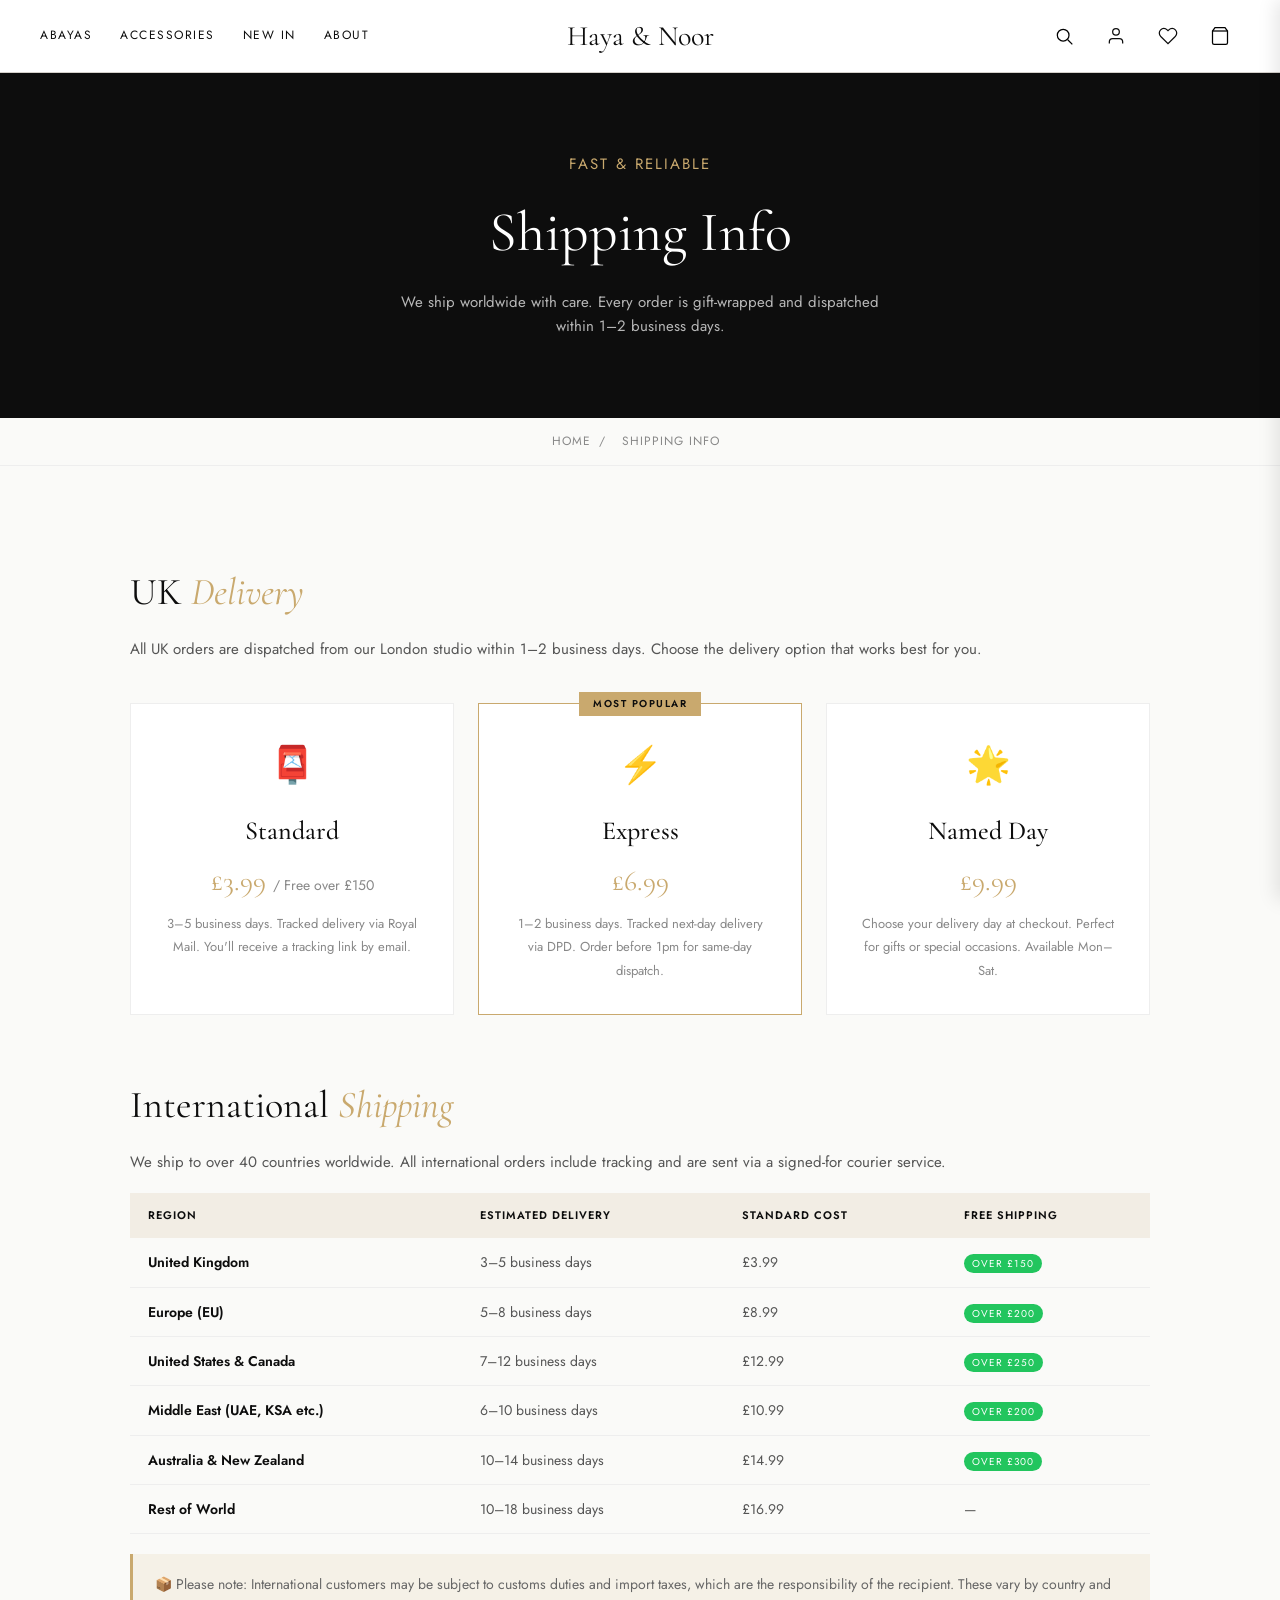
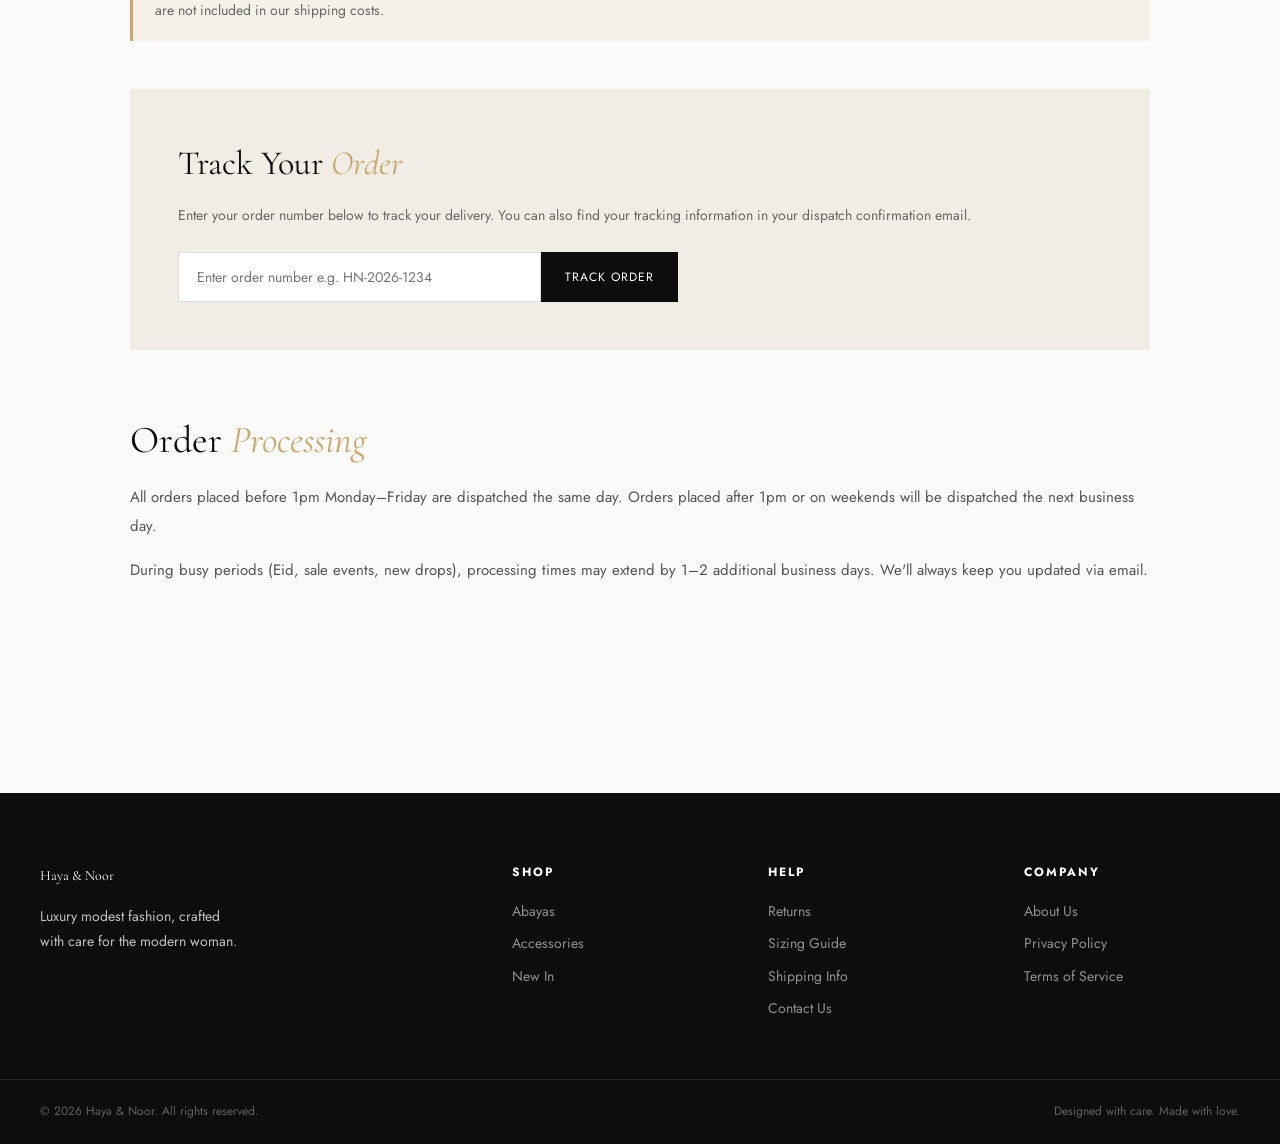
<file: shipping-info.html>
<!DOCTYPE html>
<html lang="en">
<head>
  <meta charset="UTF-8"/>
  <meta name="viewport" content="width=device-width, initial-scale=1.0"/>
  <title>Shipping Info — Haya & Noor</title>
  <link rel="stylesheet" href="style.css"/>
  <link href="https://fonts.googleapis.com/css2?family=Cormorant+Garamond:wght@300;400;500;600&family=Jost:wght@300;400;500;600&display=swap" rel="stylesheet"/>
  <style>
    .page-hero{background:#0d0d0d;padding:80px 40px;text-align:center;color:white;}
    .page-hero .section-tag{color:#c9a96e;}
    .page-hero h1{font-family:'Cormorant Garamond',serif;font-size:56px;font-weight:400;color:white;margin:12px 0;}
    .page-hero p{color:rgba(255,255,255,.7);font-size:15px;max-width:500px;margin:0 auto;}
    .breadcrumb{text-align:center;padding:14px 40px;font-size:12px;color:#888;letter-spacing:1px;text-transform:uppercase;border-bottom:1px solid #eee;}
    .breadcrumb a{color:#888;}.breadcrumb a:hover{color:#c9a96e;}.breadcrumb span{margin:0 8px;}
    .shipping-section{max-width:1100px;margin:0 auto;padding:80px 40px;}
    /* Shipping Options */
    .shipping-cards{display:grid;grid-template-columns:repeat(3,1fr);gap:24px;margin-bottom:60px;}
    .shipping-card{background:white;border:1px solid #eee;padding:32px;text-align:center;transition:border-color .3s,transform .3s;}
    .shipping-card:hover{border-color:#c9a96e;transform:translateY(-3px);}
    .shipping-card.featured-ship{border-color:#c9a96e;position:relative;}
    .shipping-card.featured-ship::before{content:'Most Popular';position:absolute;top:-12px;left:50%;transform:translateX(-50%);background:#c9a96e;color:#0d0d0d;font-size:10px;text-transform:uppercase;letter-spacing:1.5px;padding:4px 14px;font-weight:600;}
    .ship-icon{font-size:36px;margin-bottom:16px;}
    .shipping-card h3{font-family:'Cormorant Garamond',serif;font-size:26px;font-weight:500;margin-bottom:8px;}
    .shipping-card .price{font-size:28px;color:#c9a96e;font-family:'Cormorant Garamond',serif;margin-bottom:8px;}
    .shipping-card .price span{font-size:14px;font-family:'Jost',sans-serif;color:#888;}
    .shipping-card p{font-size:13px;color:#888;line-height:1.8;}
    /* International Table */
    .policy-block{margin-bottom:48px;}
    .policy-block h2{font-family:'Cormorant Garamond',serif;font-size:38px;font-weight:400;margin-bottom:12px;}
    .policy-block h2 span{color:#c9a96e;font-style:italic;}
    .policy-block p{font-size:15px;color:#555;line-height:1.9;margin-bottom:16px;}
    .ship-table-wrap{overflow-x:auto;margin-bottom:20px;}
    table{width:100%;border-collapse:collapse;font-size:14px;}
    thead{background:#f2ede4;}
    thead th{padding:14px 18px;text-align:left;font-size:11px;text-transform:uppercase;letter-spacing:1px;font-weight:600;color:#0d0d0d;}
    tbody tr{border-bottom:1px solid #eee;}
    tbody tr:hover{background:#fafaf8;}
    tbody td{padding:13px 18px;color:#555;}
    tbody td:first-child{font-weight:600;color:#0d0d0d;}
    .free-tag{background:#22c55e;color:white;font-size:10px;padding:2px 8px;border-radius:10px;text-transform:uppercase;letter-spacing:1px;}
    /* Track Order */
    .track-section{background:#f2ede4;padding:48px;margin-bottom:60px;}
    .track-section h2{font-family:'Cormorant Garamond',serif;font-size:34px;font-weight:400;margin-bottom:12px;}
    .track-section h2 span{color:#c9a96e;font-style:italic;}
    .track-section p{font-size:14px;color:#666;margin-bottom:24px;line-height:1.8;}
    .track-form{display:flex;gap:0;max-width:500px;}
    .track-form input{flex:1;padding:14px 18px;border:1px solid #ddd;font-family:'Jost',sans-serif;font-size:14px;outline:none;}
    .track-form input:focus{border-color:#c9a96e;}
    .track-form button{padding:14px 24px;background:#0d0d0d;color:white;font-size:12px;text-transform:uppercase;letter-spacing:1px;border:none;cursor:pointer;font-family:'Jost',sans-serif;transition:background .3s;}
    .track-form button:hover{background:#c9a96e;color:#0d0d0d;}
    .policy-note{background:rgba(201,169,110,.12);padding:18px 22px;border-left:3px solid #c9a96e;font-size:14px;color:#666;line-height:1.8;}
    @media(max-width:800px){.shipping-cards{grid-template-columns:1fr;}.shipping-section{padding:50px 20px;}.page-hero{padding:60px 20px;}.page-hero h1{font-size:38px;}.track-form{flex-direction:column;}}
  </style>
</head>
<body>
  <div class="cart-overlay" id="cartOverlay"></div>
  <div class="cart-drawer" id="cartDrawer">
    <div class="cart-header"><h2>Your Cart <span id="cartCount">(0)</span></h2><button class="cart-close" id="cartClose">×</button></div>
    <div class="cart-items" id="cartItems"><p class="cart-empty">Your cart is empty</p></div>
    <div class="cart-footer">
      <p class="free-shipping">✓ Free delivery on orders over £150</p>
      <div class="cart-total-row"><strong>Total</strong><span id="cartTotal">£0.00</span></div>
      <button class="checkout-btn" id="checkoutBtn">Proceed to Checkout</button>
      <button class="continue-btn" id="continueShopping">Continue Shopping</button>
    </div>
  </div>
  <header class="navbar">
    <div class="nav-container">
      <div class="nav-left">
        <button class="hamburger" id="hamburgerBtn"><span></span><span></span><span></span></button>
        <nav class="nav-links" id="navLinks"><a href="products.html">Abayas</a><a href="accessories.html">Accessories</a><a href="new-in.html">New In</a><a href="about.html">About</a></nav>
      </div>
      <a href="index.html" class="nav-logo">Haya &amp; Noor</a>
      <div class="nav-icons">
        <button class="icon-btn" id="searchToggle"><svg viewBox="0 0 24 24" fill="none" stroke="currentColor" stroke-width="1.5"><circle cx="11" cy="11" r="7"/><line x1="16.5" y1="16.5" x2="22" y2="22"/></svg></button>
        <a class="icon-btn" href="account.html"><svg viewBox="0 0 24 24" fill="none" stroke="currentColor" stroke-width="1.5"><path d="M20 21v-2a4 4 0 0 0-4-4H8a4 4 0 0 0-4 4v2"/><circle cx="12" cy="7" r="4"/></svg></a>
        <a class="icon-btn" href="wishlist.html"><svg viewBox="0 0 24 24" fill="none" stroke="currentColor" stroke-width="1.5"><path d="M20.84 4.61a5.5 5.5 0 0 0-7.78 0L12 5.67l-1.06-1.06a5.5 5.5 0 0 0-7.78 7.78l1.06 1.06L12 21.23l7.78-7.78 1.06-1.06a5.5 5.5 0 0 0 0-7.78z"/></svg></a>
        <button class="icon-btn" id="cartToggle"><svg viewBox="0 0 24 24" fill="none" stroke="currentColor" stroke-width="1.5"><path d="M6 2L3 6v14a2 2 0 0 0 2 2h14a2 2 0 0 0 2-2V6l-3-4z"/><line x1="3" y1="6" x2="21" y2="6"/></svg><span class="badge" id="cartBadge">0</span></button>
      </div>
    </div>
    <div class="search-bar" id="searchBar"><div class="search-container"><svg class="search-icon" viewBox="0 0 24 24" fill="none" stroke="currentColor" stroke-width="1.5"><circle cx="11" cy="11" r="7"/><line x1="16.5" y1="16.5" x2="22" y2="22"/></svg><input type="text" id="searchInput" placeholder="Search..." autocomplete="off"/><button id="searchClose">✕</button></div></div>
  </header>
  <div class="nav-overlay" id="navOverlay"></div>

  <section class="page-hero">
    <p class="section-tag">Fast & Reliable</p>
    <h1>Shipping Info</h1>
    <p>We ship worldwide with care. Every order is gift-wrapped and dispatched within 1–2 business days.</p>
  </section>
  <div class="breadcrumb"><a href="index.html">Home</a><span>/</span><span>Shipping Info</span></div>

  <section class="shipping-section">
    <div class="policy-block" style="margin-bottom:40px;">
      <h2>UK <span>Delivery</span></h2>
      <p>All UK orders are dispatched from our London studio within 1–2 business days. Choose the delivery option that works best for you.</p>
    </div>

    <div class="shipping-cards">
      <div class="shipping-card">
        <div class="ship-icon">📮</div>
        <h3>Standard</h3>
        <div class="price">£3.99 <span>/ Free over £150</span></div>
        <p>3–5 business days. Tracked delivery via Royal Mail. You'll receive a tracking link by email.</p>
      </div>
      <div class="shipping-card featured-ship">
        <div class="ship-icon">⚡</div>
        <h3>Express</h3>
        <div class="price">£6.99</div>
        <p>1–2 business days. Tracked next-day delivery via DPD. Order before 1pm for same-day dispatch.</p>
      </div>
      <div class="shipping-card">
        <div class="ship-icon">🌟</div>
        <h3>Named Day</h3>
        <div class="price">£9.99</div>
        <p>Choose your delivery day at checkout. Perfect for gifts or special occasions. Available Mon–Sat.</p>
      </div>
    </div>

    <div class="policy-block">
      <h2>International <span>Shipping</span></h2>
      <p>We ship to over 40 countries worldwide. All international orders include tracking and are sent via a signed-for courier service.</p>
      <div class="ship-table-wrap">
        <table>
          <thead><tr><th>Region</th><th>Estimated Delivery</th><th>Standard Cost</th><th>Free Shipping</th></tr></thead>
          <tbody>
            <tr><td>United Kingdom</td><td>3–5 business days</td><td>£3.99</td><td><span class="free-tag">Over £150</span></td></tr>
            <tr><td>Europe (EU)</td><td>5–8 business days</td><td>£8.99</td><td><span class="free-tag">Over £200</span></td></tr>
            <tr><td>United States & Canada</td><td>7–12 business days</td><td>£12.99</td><td><span class="free-tag">Over £250</span></td></tr>
            <tr><td>Middle East (UAE, KSA etc.)</td><td>6–10 business days</td><td>£10.99</td><td><span class="free-tag">Over £200</span></td></tr>
            <tr><td>Australia & New Zealand</td><td>10–14 business days</td><td>£14.99</td><td><span class="free-tag">Over £300</span></td></tr>
            <tr><td>Rest of World</td><td>10–18 business days</td><td>£16.99</td><td>—</td></tr>
          </tbody>
        </table>
      </div>
      <div class="policy-note">📦 Please note: International customers may be subject to customs duties and import taxes, which are the responsibility of the recipient. These vary by country and are not included in our shipping costs.</div>
    </div>

    <div class="track-section">
      <h2>Track Your <span>Order</span></h2>
      <p>Enter your order number below to track your delivery. You can also find your tracking information in your dispatch confirmation email.</p>
      <div class="track-form">
        <input type="text" placeholder="Enter order number e.g. HN-2026-1234"/>
        <button onclick="showToast('Order tracking feature coming soon!')">Track Order</button>
      </div>
    </div>

    <div class="policy-block">
      <h2>Order <span>Processing</span></h2>
      <p>All orders placed before 1pm Monday–Friday are dispatched the same day. Orders placed after 1pm or on weekends will be dispatched the next business day.</p>
      <p>During busy periods (Eid, sale events, new drops), processing times may extend by 1–2 additional business days. We'll always keep you updated via email.</p>
    </div>
  </section>

  <footer class="footer">
    <div class="footer-top">
      <div class="footer-brand"><p class="footer-logo">Haya &amp; Noor</p><p>Luxury modest fashion, crafted <br/>with care for the modern woman.</p></div>
      <div class="footer-col"><h4>Shop</h4><a href="products.html">Abayas</a><a href="accessories.html">Accessories</a><a href="new-in.html">New In</a></div>
      <div class="footer-col"><h4>Help</h4><a href="returns.html">Returns</a><a href="sizing-guide.html">Sizing Guide</a><a href="shipping-info.html">Shipping Info</a><a href="contact.html">Contact Us</a></div>
      <div class="footer-col"><h4>Company</h4><a href="about.html">About Us</a><a href="privacy-policy.html">Privacy Policy</a><a href="terms.html">Terms of Service</a></div>
    </div>
    <div class="footer-bottom"><p>© 2026 Haya &amp; Noor. All rights reserved.</p><p>Designed with care. Made with love.</p></div>
  </footer>
  <div class="toast" id="toast"></div>
  <script src="abaya.js"></script>
</body>
</html>
</file>
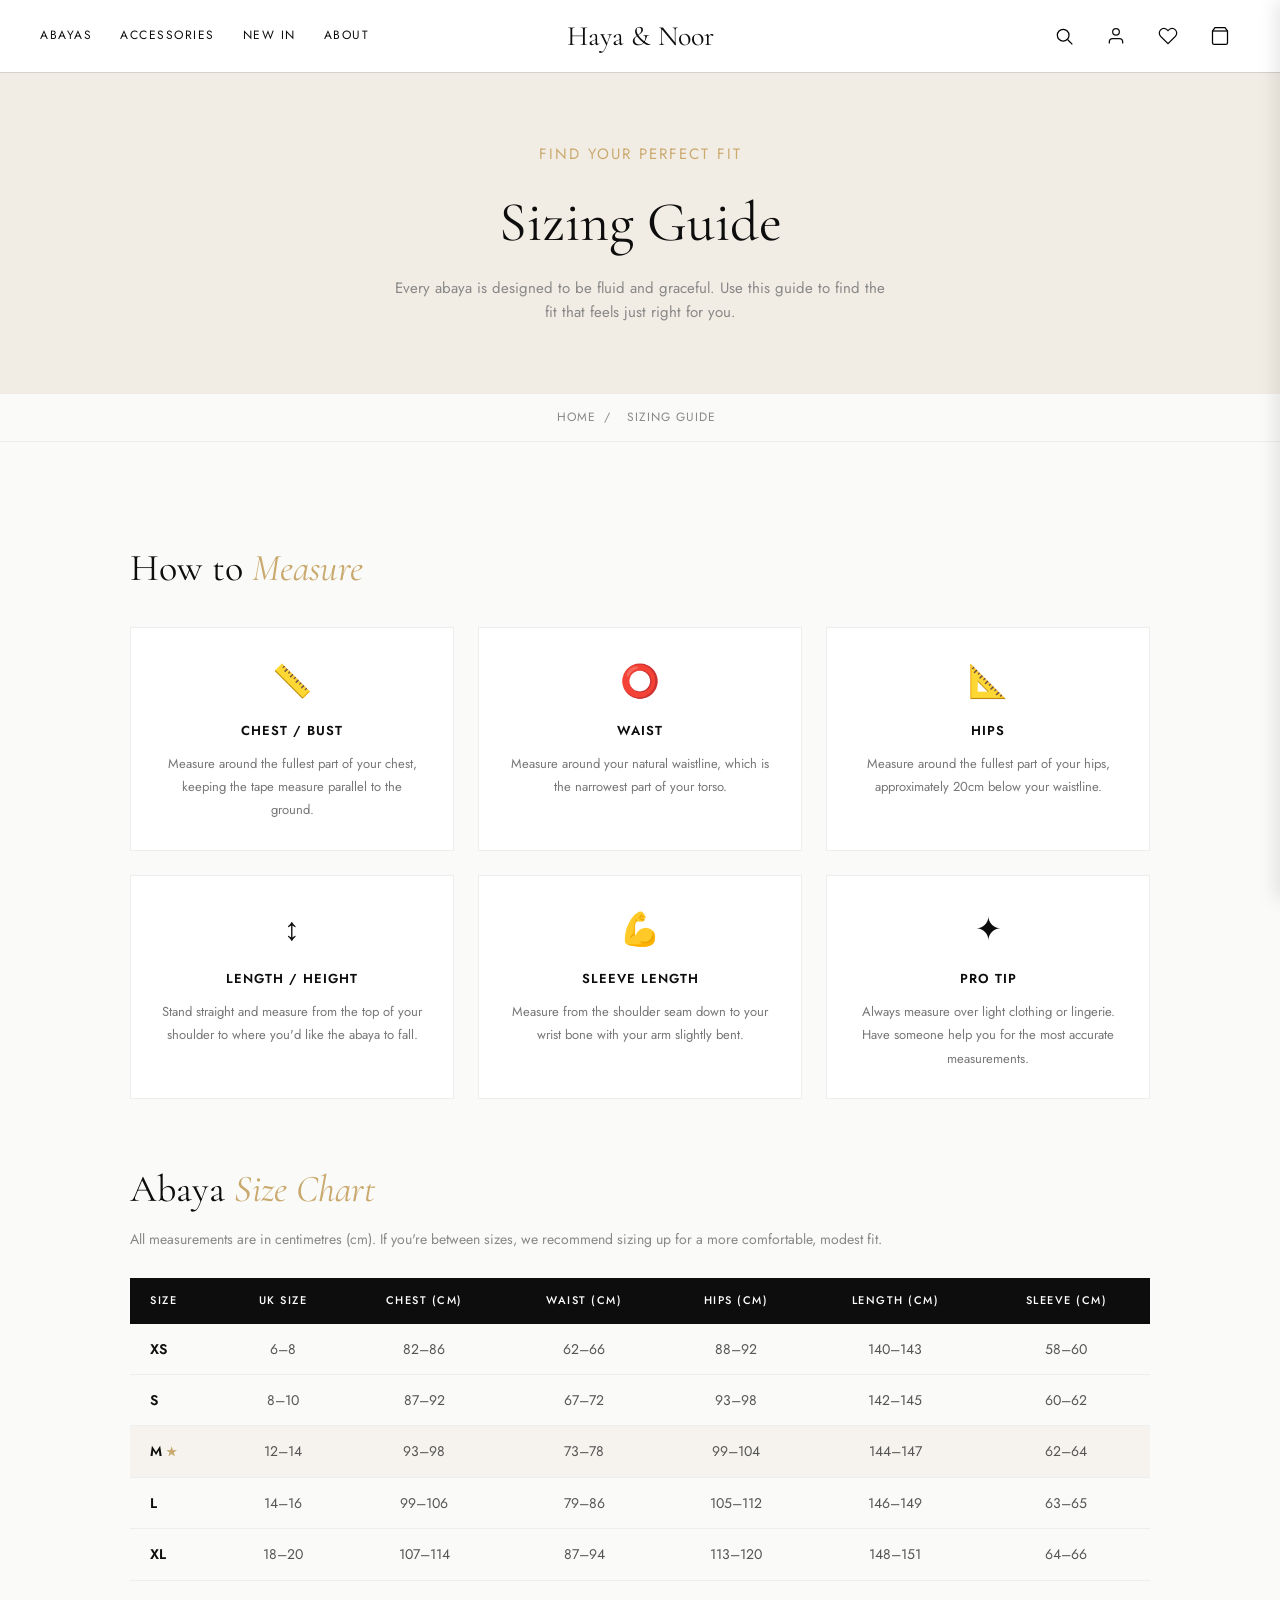
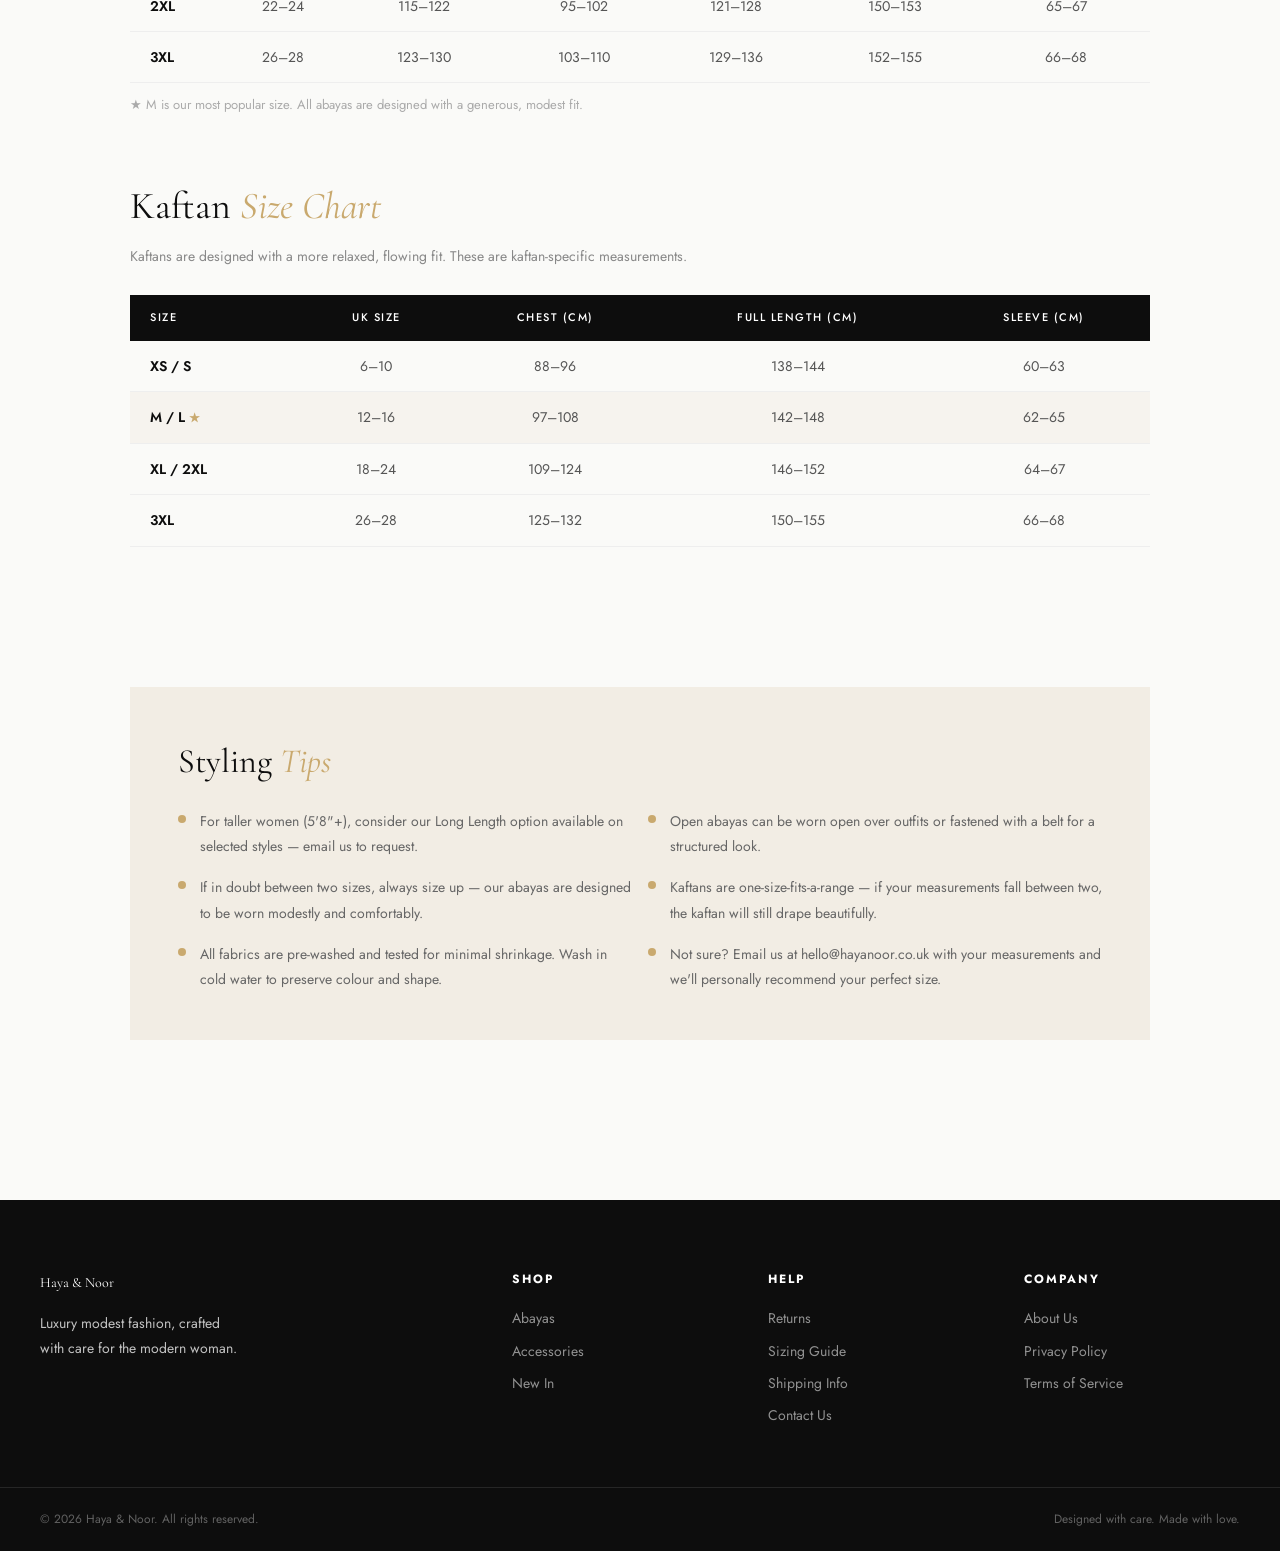
<file: sizing-guide.html>
<!DOCTYPE html>
<html lang="en">
<head>
  <meta charset="UTF-8"/>
  <meta name="viewport" content="width=device-width, initial-scale=1.0"/>
  <title>Sizing Guide — Haya & Noor</title>
  <link rel="stylesheet" href="style.css"/>
  <link href="https://fonts.googleapis.com/css2?family=Cormorant+Garamond:wght@300;400;500;600&family=Jost:wght@300;400;500;600&display=swap" rel="stylesheet"/>
  <style>
    .page-hero{background:#f2ede4;padding:70px 40px;text-align:center;}
    .page-hero .section-tag{color:#c9a96e;}
    .page-hero h1{font-family:'Cormorant Garamond',serif;font-size:56px;font-weight:400;margin:12px 0 8px;}
    .page-hero p{color:#888;font-size:15px;max-width:500px;margin:0 auto;}
    .breadcrumb{text-align:center;padding:14px 40px;font-size:12px;color:#888;letter-spacing:1px;text-transform:uppercase;border-bottom:1px solid #eee;}
    .breadcrumb a{color:#888;}.breadcrumb a:hover{color:#c9a96e;}.breadcrumb span{margin:0 8px;}
    .sizing-section{max-width:1100px;margin:0 auto;padding:80px 40px;}
    /* How to measure */
    .measure-section{margin-bottom:60px;}
    .measure-section h2{font-family:'Cormorant Garamond',serif;font-size:38px;font-weight:400;margin-bottom:28px;}
    .measure-section h2 span{color:#c9a96e;font-style:italic;}
    .measure-grid{display:grid;grid-template-columns:repeat(3,1fr);gap:24px;}
    .measure-card{background:white;padding:28px;border:1px solid #eee;text-align:center;}
    .measure-icon{font-size:32px;margin-bottom:14px;}
    .measure-card h4{font-size:13px;text-transform:uppercase;letter-spacing:1px;margin-bottom:10px;font-weight:600;}
    .measure-card p{font-size:13px;color:#777;line-height:1.8;}
    /* Size Tables */
    .size-table-section{margin-bottom:60px;}
    .size-table-section h2{font-family:'Cormorant Garamond',serif;font-size:38px;font-weight:400;margin-bottom:8px;}
    .size-table-section h2 span{color:#c9a96e;font-style:italic;}
    .size-table-section p{font-size:14px;color:#888;margin-bottom:28px;}
    .size-table-wrap{overflow-x:auto;}
    table{width:100%;border-collapse:collapse;font-size:14px;}
    thead{background:#0d0d0d;color:white;}
    thead th{padding:14px 20px;text-align:center;font-size:11px;text-transform:uppercase;letter-spacing:1.5px;font-weight:500;}
    thead th:first-child{text-align:left;}
    tbody tr{border-bottom:1px solid #eee;}
    tbody tr:hover{background:#fafaf8;}
    tbody td{padding:14px 20px;text-align:center;color:#555;}
    tbody td:first-child{text-align:left;font-weight:600;color:#0d0d0d;}
    .recommended{background:rgba(201,169,110,.08)!important;}
    .recommended td:first-child::after{content:' ★';color:#c9a96e;font-size:12px;}
    /* Tips */
    .tips-section{background:#f2ede4;padding:48px;margin-bottom:0;}
    .tips-section h2{font-family:'Cormorant Garamond',serif;font-size:34px;font-weight:400;margin-bottom:20px;}
    .tips-section h2 span{color:#c9a96e;font-style:italic;}
    .tips-grid{display:grid;grid-template-columns:repeat(2,1fr);gap:16px;}
    .tip-item{display:flex;gap:14px;align-items:flex-start;}
    .tip-dot{width:8px;height:8px;border-radius:50%;background:#c9a96e;flex-shrink:0;margin-top:6px;}
    .tip-item p{font-size:14px;color:#666;line-height:1.8;}
    @media(max-width:700px){.measure-grid{grid-template-columns:1fr;}.tips-grid{grid-template-columns:1fr;}.sizing-section{padding:50px 20px;}.page-hero{padding:50px 20px;}.page-hero h1{font-size:38px;}}
  </style>
</head>
<body>
  <div class="cart-overlay" id="cartOverlay"></div>
  <div class="cart-drawer" id="cartDrawer">
    <div class="cart-header"><h2>Your Cart <span id="cartCount">(0)</span></h2><button class="cart-close" id="cartClose">×</button></div>
    <div class="cart-items" id="cartItems"><p class="cart-empty">Your cart is empty</p></div>
    <div class="cart-footer">
      <p class="free-shipping">✓ Free delivery on orders over £150</p>
      <div class="cart-total-row"><strong>Total</strong><span id="cartTotal">£0.00</span></div>
      <button class="checkout-btn" id="checkoutBtn">Proceed to Checkout</button>
      <button class="continue-btn" id="continueShopping">Continue Shopping</button>
    </div>
  </div>
  <header class="navbar">
    <div class="nav-container">
      <div class="nav-left">
        <button class="hamburger" id="hamburgerBtn"><span></span><span></span><span></span></button>
        <nav class="nav-links" id="navLinks"><a href="products.html">Abayas</a><a href="accessories.html">Accessories</a><a href="new-in.html">New In</a><a href="about.html">About</a></nav>
      </div>
      <a href="index.html" class="nav-logo">Haya &amp; Noor</a>
      <div class="nav-icons">
        <button class="icon-btn" id="searchToggle"><svg viewBox="0 0 24 24" fill="none" stroke="currentColor" stroke-width="1.5"><circle cx="11" cy="11" r="7"/><line x1="16.5" y1="16.5" x2="22" y2="22"/></svg></button>
        <a class="icon-btn" href="account.html"><svg viewBox="0 0 24 24" fill="none" stroke="currentColor" stroke-width="1.5"><path d="M20 21v-2a4 4 0 0 0-4-4H8a4 4 0 0 0-4 4v2"/><circle cx="12" cy="7" r="4"/></svg></a>
        <a class="icon-btn" href="wishlist.html"><svg viewBox="0 0 24 24" fill="none" stroke="currentColor" stroke-width="1.5"><path d="M20.84 4.61a5.5 5.5 0 0 0-7.78 0L12 5.67l-1.06-1.06a5.5 5.5 0 0 0-7.78 7.78l1.06 1.06L12 21.23l7.78-7.78 1.06-1.06a5.5 5.5 0 0 0 0-7.78z"/></svg></a>
        <button class="icon-btn" id="cartToggle"><svg viewBox="0 0 24 24" fill="none" stroke="currentColor" stroke-width="1.5"><path d="M6 2L3 6v14a2 2 0 0 0 2 2h14a2 2 0 0 0 2-2V6l-3-4z"/><line x1="3" y1="6" x2="21" y2="6"/></svg><span class="badge" id="cartBadge">0</span></button>
      </div>
    </div>
    <div class="search-bar" id="searchBar"><div class="search-container"><svg class="search-icon" viewBox="0 0 24 24" fill="none" stroke="currentColor" stroke-width="1.5"><circle cx="11" cy="11" r="7"/><line x1="16.5" y1="16.5" x2="22" y2="22"/></svg><input type="text" id="searchInput" placeholder="Search..." autocomplete="off"/><button id="searchClose">✕</button></div></div>
  </header>
  <div class="nav-overlay" id="navOverlay"></div>

  <section class="page-hero">
    <p class="section-tag">Find Your Perfect Fit</p>
    <h1>Sizing Guide</h1>
    <p>Every abaya is designed to be fluid and graceful. Use this guide to find the fit that feels just right for you.</p>
  </section>
  <div class="breadcrumb"><a href="index.html">Home</a><span>/</span><span>Sizing Guide</span></div>

  <section class="sizing-section">
    <div class="measure-section">
      <h2>How to <span>Measure</span></h2>
      <div class="measure-grid">
        <div class="measure-card"><div class="measure-icon">📏</div><h4>Chest / Bust</h4><p>Measure around the fullest part of your chest, keeping the tape measure parallel to the ground.</p></div>
        <div class="measure-card"><div class="measure-icon">⭕</div><h4>Waist</h4><p>Measure around your natural waistline, which is the narrowest part of your torso.</p></div>
        <div class="measure-card"><div class="measure-icon">📐</div><h4>Hips</h4><p>Measure around the fullest part of your hips, approximately 20cm below your waistline.</p></div>
        <div class="measure-card"><div class="measure-icon">↕</div><h4>Length / Height</h4><p>Stand straight and measure from the top of your shoulder to where you'd like the abaya to fall.</p></div>
        <div class="measure-card"><div class="measure-icon">💪</div><h4>Sleeve Length</h4><p>Measure from the shoulder seam down to your wrist bone with your arm slightly bent.</p></div>
        <div class="measure-card"><div class="measure-icon">✦</div><h4>Pro Tip</h4><p>Always measure over light clothing or lingerie. Have someone help you for the most accurate measurements.</p></div>
      </div>
    </div>

    <div class="size-table-section">
      <h2>Abaya <span>Size Chart</span></h2>
      <p>All measurements are in centimetres (cm). If you're between sizes, we recommend sizing up for a more comfortable, modest fit.</p>
      <div class="size-table-wrap">
        <table>
          <thead><tr><th>Size</th><th>UK Size</th><th>Chest (cm)</th><th>Waist (cm)</th><th>Hips (cm)</th><th>Length (cm)</th><th>Sleeve (cm)</th></tr></thead>
          <tbody>
            <tr><td>XS</td><td>6–8</td><td>82–86</td><td>62–66</td><td>88–92</td><td>140–143</td><td>58–60</td></tr>
            <tr><td>S</td><td>8–10</td><td>87–92</td><td>67–72</td><td>93–98</td><td>142–145</td><td>60–62</td></tr>
            <tr class="recommended"><td>M</td><td>12–14</td><td>93–98</td><td>73–78</td><td>99–104</td><td>144–147</td><td>62–64</td></tr>
            <tr><td>L</td><td>14–16</td><td>99–106</td><td>79–86</td><td>105–112</td><td>146–149</td><td>63–65</td></tr>
            <tr><td>XL</td><td>18–20</td><td>107–114</td><td>87–94</td><td>113–120</td><td>148–151</td><td>64–66</td></tr>
            <tr><td>2XL</td><td>22–24</td><td>115–122</td><td>95–102</td><td>121–128</td><td>150–153</td><td>65–67</td></tr>
            <tr><td>3XL</td><td>26–28</td><td>123–130</td><td>103–110</td><td>129–136</td><td>152–155</td><td>66–68</td></tr>
          </tbody>
        </table>
      </div>
      <p style="font-size:13px;color:#aaa;margin-top:12px;">★ M is our most popular size. All abayas are designed with a generous, modest fit.</p>
    </div>

    <div class="size-table-section">
      <h2>Kaftan <span>Size Chart</span></h2>
      <p>Kaftans are designed with a more relaxed, flowing fit. These are kaftan-specific measurements.</p>
      <div class="size-table-wrap">
        <table>
          <thead><tr><th>Size</th><th>UK Size</th><th>Chest (cm)</th><th>Full Length (cm)</th><th>Sleeve (cm)</th></tr></thead>
          <tbody>
            <tr><td>XS / S</td><td>6–10</td><td>88–96</td><td>138–144</td><td>60–63</td></tr>
            <tr class="recommended"><td>M / L</td><td>12–16</td><td>97–108</td><td>142–148</td><td>62–65</td></tr>
            <tr><td>XL / 2XL</td><td>18–24</td><td>109–124</td><td>146–152</td><td>64–67</td></tr>
            <tr><td>3XL</td><td>26–28</td><td>125–132</td><td>150–155</td><td>66–68</td></tr>
          </tbody>
        </table>
      </div>
    </div>
  </section>

  <div style="max-width:1100px;margin:0 auto;padding:0 40px 80px;">
    <div class="tips-section">
      <h2>Styling <span>Tips</span></h2>
      <div class="tips-grid">
        <div class="tip-item"><div class="tip-dot"></div><p>For taller women (5'8"+), consider our Long Length option available on selected styles — email us to request.</p></div>
        <div class="tip-item"><div class="tip-dot"></div><p>Open abayas can be worn open over outfits or fastened with a belt for a structured look.</p></div>
        <div class="tip-item"><div class="tip-dot"></div><p>If in doubt between two sizes, always size up — our abayas are designed to be worn modestly and comfortably.</p></div>
        <div class="tip-item"><div class="tip-dot"></div><p>Kaftans are one-size-fits-a-range — if your measurements fall between two, the kaftan will still drape beautifully.</p></div>
        <div class="tip-item"><div class="tip-dot"></div><p>All fabrics are pre-washed and tested for minimal shrinkage. Wash in cold water to preserve colour and shape.</p></div>
        <div class="tip-item"><div class="tip-dot"></div><p>Not sure? Email us at hello@hayanoor.co.uk with your measurements and we'll personally recommend your perfect size.</p></div>
      </div>
    </div>
  </div>

  <footer class="footer">
    <div class="footer-top">
      <div class="footer-brand"><p class="footer-logo">Haya &amp; Noor</p><p>Luxury modest fashion, crafted <br/>with care for the modern woman.</p></div>
      <div class="footer-col"><h4>Shop</h4><a href="products.html">Abayas</a><a href="accessories.html">Accessories</a><a href="new-in.html">New In</a></div>
      <div class="footer-col"><h4>Help</h4><a href="returns.html">Returns</a><a href="sizing-guide.html">Sizing Guide</a><a href="shipping-info.html">Shipping Info</a><a href="contact.html">Contact Us</a></div>
      <div class="footer-col"><h4>Company</h4><a href="about.html">About Us</a><a href="privacy-policy.html">Privacy Policy</a><a href="terms.html">Terms of Service</a></div>
    </div>
    <div class="footer-bottom"><p>© 2026 Haya &amp; Noor. All rights reserved.</p><p>Designed with care. Made with love.</p></div>
  </footer>
  <div class="toast" id="toast"></div>
  <script src="abaya.js"></script>
</body>
</html>
</file>
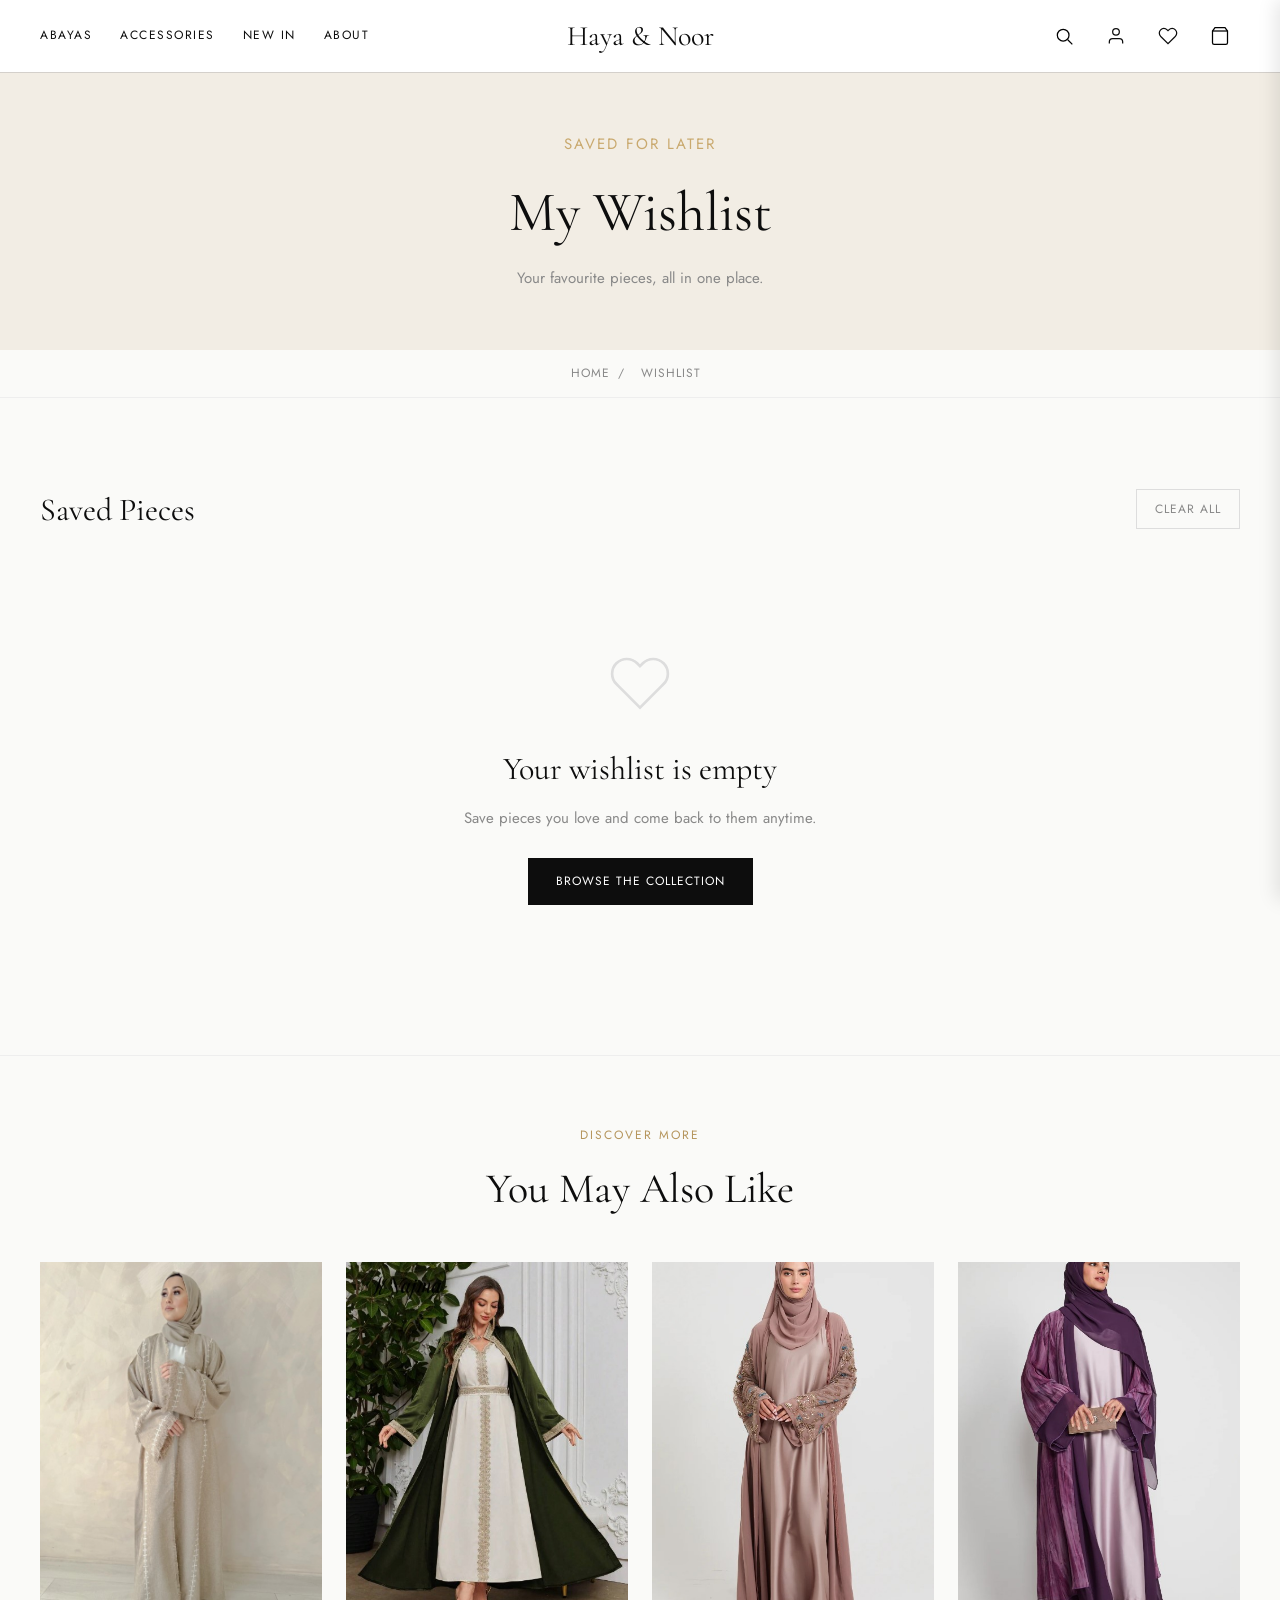
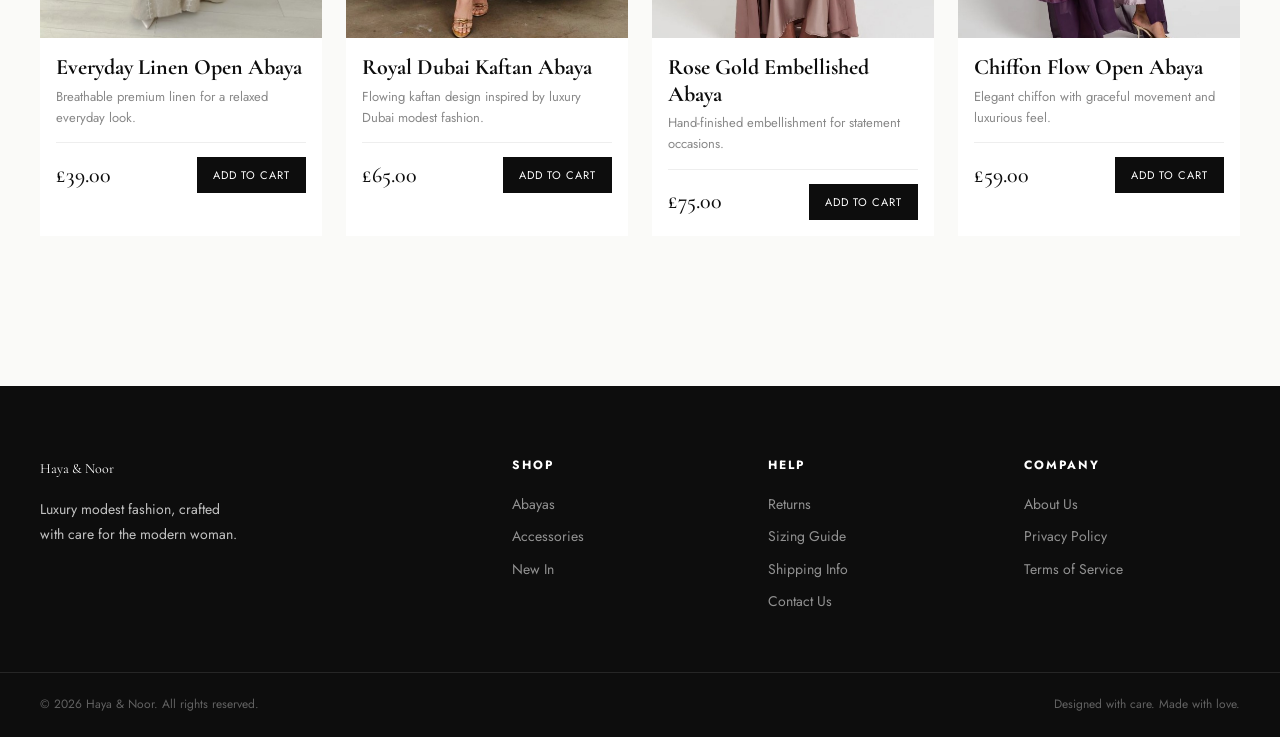
<file: wishlist.html>
<!DOCTYPE html>
<html lang="en">
<head>
  <meta charset="UTF-8"/>
  <meta name="viewport" content="width=device-width, initial-scale=1.0"/>
  <title>Wishlist — Haya & Noor</title>
  <link rel="stylesheet" href="style.css"/>
  <link href="https://fonts.googleapis.com/css2?family=Cormorant+Garamond:wght@300;400;500;600&family=Jost:wght@300;400;500;600&display=swap" rel="stylesheet"/>
  <style>
    .page-hero{background:#f2ede4;padding:60px 40px;text-align:center;}
    .page-hero .section-tag{color:#c9a96e;}
    .page-hero h1{font-family:'Cormorant Garamond',serif;font-size:56px;font-weight:400;margin:12px 0 8px;}
    .page-hero p{color:#888;font-size:15px;}
    .breadcrumb{text-align:center;padding:14px 40px;font-size:12px;color:#888;letter-spacing:1px;text-transform:uppercase;border-bottom:1px solid #eee;}
    .breadcrumb a{color:#888;}.breadcrumb a:hover{color:#c9a96e;}.breadcrumb span{margin:0 8px;}
    .wishlist-section{max-width:1400px;margin:0 auto;padding:70px 40px;}
    .wishlist-toolbar{display:flex;justify-content:space-between;align-items:center;margin-bottom:36px;flex-wrap:wrap;gap:16px;}
    .wishlist-toolbar h2{font-family:'Cormorant Garamond',serif;font-size:32px;font-weight:400;}
    .wishlist-toolbar h2 span{color:#c9a96e;}
    .clear-wishlist-btn{background:none;border:1px solid #ddd;padding:10px 18px;font-size:12px;text-transform:uppercase;letter-spacing:1px;cursor:pointer;color:#888;transition:all .3s;}
    .clear-wishlist-btn:hover{border-color:#ef4444;color:#ef4444;}
    #wishlistGrid{display:grid;grid-template-columns:repeat(4,1fr);gap:28px;}
    .empty-wishlist{grid-column:1/-1;text-align:center;padding:80px 40px;}
    .empty-wishlist svg{width:64px;height:64px;color:#ddd;margin:0 auto 20px;}
    .empty-wishlist h3{font-family:'Cormorant Garamond',serif;font-size:32px;font-weight:400;margin-bottom:12px;}
    .empty-wishlist p{color:#888;font-size:15px;margin-bottom:28px;}
    .empty-wishlist a{display:inline-block;padding:14px 28px;background:#0d0d0d;color:white;font-size:12px;text-transform:uppercase;letter-spacing:1px;transition:all .3s;}
    .empty-wishlist a:hover{background:#c9a96e;color:#0d0d0d;}
    /* Product card styles for wishlist items */
    .product-card{background:white;transition:transform .3s,box-shadow .3s;position:relative;}
    .product-card:hover{transform:translateY(-5px);box-shadow:0 10px 25px rgba(0,0,0,.08);}
    .featured-image-wrap{aspect-ratio:3/4;overflow:hidden;background:#f0ebe2;}
    .featured-image-wrap img{width:100%;height:100%;object-fit:cover;transition:transform .5s;}
    .product-card:hover .featured-image-wrap img{transform:scale(1.04);}
    .featured-card-body{padding:16px;}
    .featured-card-body h3{font-family:'Cormorant Garamond',serif;font-size:22px;line-height:1.2;margin-bottom:6px;}
    .featured-card-body p{font-size:13px;color:#888;margin-bottom:14px;}
    .featured-card-footer{display:flex;justify-content:space-between;align-items:center;border-top:1px solid #eee;padding-top:14px;gap:12px;}
    .featured-card-footer span{font-family:'Cormorant Garamond',serif;font-size:22px;font-weight:500;}
    .product-cart-btn{background:#0d0d0d;color:white;padding:10px 14px;font-size:11px;text-transform:uppercase;letter-spacing:1px;border:none;cursor:pointer;transition:all .3s;}
    .product-cart-btn:hover{background:#c9a96e;color:#0d0d0d;}
    .remove-wishlist-btn{position:absolute;top:12px;right:12px;width:32px;height:32px;background:white;border:none;border-radius:50%;cursor:pointer;display:flex;align-items:center;justify-content:center;box-shadow:0 2px 8px rgba(0,0,0,.1);font-size:18px;color:#888;transition:all .3s;}
    .remove-wishlist-btn:hover{background:#ef4444;color:white;}
    /* You May Also Like */
    .also-like{padding:70px 40px;background:#fafaf8;border-top:1px solid #eee;}
    .also-like .section-heading{text-align:center;margin-bottom:40px;}
    .also-like .featured-title{font-family:'Cormorant Garamond',serif;font-size:42px;font-weight:400;}
    .also-like-grid{display:grid;grid-template-columns:repeat(4,1fr);gap:24px;max-width:1400px;margin:0 auto;}
    @media(max-width:1000px){#wishlistGrid,.also-like-grid{grid-template-columns:repeat(2,1fr);}}
    @media(max-width:600px){#wishlistGrid,.also-like-grid{grid-template-columns:1fr;}.wishlist-section,.also-like{padding:50px 20px;}.page-hero{padding:50px 20px;}.page-hero h1{font-size:38px;}}
  </style>
</head>
<body>
  <div class="cart-overlay" id="cartOverlay"></div>
  <div class="cart-drawer" id="cartDrawer">
    <div class="cart-header"><h2>Your Cart <span id="cartCount">(0)</span></h2><button class="cart-close" id="cartClose">×</button></div>
    <div class="cart-items" id="cartItems"><p class="cart-empty">Your cart is empty</p></div>
    <div class="cart-footer">
      <p class="free-shipping">✓ Free delivery on orders over £150</p>
      <div class="cart-total-row"><strong>Total</strong><span id="cartTotal">£0.00</span></div>
      <button class="checkout-btn" id="checkoutBtn">Proceed to Checkout</button>
      <button class="continue-btn" id="continueShopping">Continue Shopping</button>
    </div>
  </div>
  <header class="navbar">
    <div class="nav-container">
      <div class="nav-left">
        <button class="hamburger" id="hamburgerBtn"><span></span><span></span><span></span></button>
        <nav class="nav-links" id="navLinks">
          <a href="products.html">Abayas</a><a href="accessories.html">Accessories</a><a href="new-in.html">New In</a><a href="about.html">About</a>
        </nav>
      </div>
      <a href="index.html" class="nav-logo">Haya &amp; Noor</a>
      <div class="nav-icons">
        <button class="icon-btn" id="searchToggle"><svg viewBox="0 0 24 24" fill="none" stroke="currentColor" stroke-width="1.5"><circle cx="11" cy="11" r="7"/><line x1="16.5" y1="16.5" x2="22" y2="22"/></svg></button>
        <a class="icon-btn" href="account.html"><svg viewBox="0 0 24 24" fill="none" stroke="currentColor" stroke-width="1.5"><path d="M20 21v-2a4 4 0 0 0-4-4H8a4 4 0 0 0-4 4v2"/><circle cx="12" cy="7" r="4"/></svg></a>
        <a class="icon-btn" href="wishlist.html"><svg viewBox="0 0 24 24" fill="none" stroke="currentColor" stroke-width="1.5"><path d="M20.84 4.61a5.5 5.5 0 0 0-7.78 0L12 5.67l-1.06-1.06a5.5 5.5 0 0 0-7.78 7.78l1.06 1.06L12 21.23l7.78-7.78 1.06-1.06a5.5 5.5 0 0 0 0-7.78z"/></svg></a>
        <button class="icon-btn" id="cartToggle"><svg viewBox="0 0 24 24" fill="none" stroke="currentColor" stroke-width="1.5"><path d="M6 2L3 6v14a2 2 0 0 0 2 2h14a2 2 0 0 0 2-2V6l-3-4z"/><line x1="3" y1="6" x2="21" y2="6"/></svg><span class="badge" id="cartBadge">0</span></button>
      </div>
    </div>
    <div class="search-bar" id="searchBar"><div class="search-container"><svg class="search-icon" viewBox="0 0 24 24" fill="none" stroke="currentColor" stroke-width="1.5"><circle cx="11" cy="11" r="7"/><line x1="16.5" y1="16.5" x2="22" y2="22"/></svg><input type="text" id="searchInput" placeholder="Search..." autocomplete="off"/><button id="searchClose">✕</button></div></div>
  </header>
  <div class="nav-overlay" id="navOverlay"></div>

  <section class="page-hero">
    <p class="section-tag">Saved for Later</p>
    <h1>My Wishlist</h1>
    <p>Your favourite pieces, all in one place.</p>
  </section>
  <div class="breadcrumb"><a href="index.html">Home</a><span>/</span><span>Wishlist</span></div>

  <section class="wishlist-section">
    <div class="wishlist-toolbar">
      <h2>Saved Pieces <span id="wishlistCountDisplay"></span></h2>
      <button class="clear-wishlist-btn" onclick="clearWishlist()">Clear All</button>
    </div>
    <div id="wishlistGrid"></div>
  </section>

  <!-- You May Also Like -->
  <section class="also-like">
    <div class="section-heading"><p class="section-tag">Discover More</p><h2 class="featured-title">You May Also Like</h2></div>
    <div class="also-like-grid">
      <article class="featured-card" data-id="101" data-price="39" data-style="open">
        <div class="featured-image-wrap"><img src="./image/open abaya.jpg" alt="Everyday Linen Open Abaya"/></div>
        <div class="featured-card-body"><h3>Everyday Linen Open Abaya</h3><p>Breathable premium linen for a relaxed everyday look.</p><div class="featured-card-footer"><span>£39.00</span><button class="featured-cart-btn">Add to Cart</button></div></div>
      </article>
      <article class="featured-card" data-id="103" data-price="65" data-style="kaftan">
        <div class="featured-image-wrap"><img src="./image/dubai (olive).jpg" alt="Royal Dubai Kaftan"/></div>
        <div class="featured-card-body"><h3>Royal Dubai Kaftan Abaya</h3><p>Flowing kaftan design inspired by luxury Dubai modest fashion.</p><div class="featured-card-footer"><span>£65.00</span><button class="featured-cart-btn">Add to Cart</button></div></div>
      </article>
      <article class="featured-card" data-id="104" data-price="75" data-style="embellished">
        <div class="featured-image-wrap"><img src="./image/rose.jpg" alt="Rose Gold Embellished"/></div>
        <div class="featured-card-body"><h3>Rose Gold Embellished Abaya</h3><p>Hand-finished embellishment for statement occasions.</p><div class="featured-card-footer"><span>£75.00</span><button class="featured-cart-btn">Add to Cart</button></div></div>
      </article>
      <article class="featured-card" data-id="105" data-price="59" data-style="open">
        <div class="featured-image-wrap"><img src="./image/everyday (purple).jpg" alt="Chiffon Flow"/></div>
        <div class="featured-card-body"><h3>Chiffon Flow Open Abaya</h3><p>Elegant chiffon with graceful movement and luxurious feel.</p><div class="featured-card-footer"><span>£59.00</span><button class="featured-cart-btn">Add to Cart</button></div></div>
      </article>
    </div>
  </section>

  <footer class="footer">
    <div class="footer-top">
      <div class="footer-brand"><p class="footer-logo">Haya &amp; Noor</p><p>Luxury modest fashion, crafted <br/>with care for the modern woman.</p></div>
      <div class="footer-col"><h4>Shop</h4><a href="products.html">Abayas</a><a href="accessories.html">Accessories</a><a href="new-in.html">New In</a></div>
      <div class="footer-col"><h4>Help</h4><a href="returns.html">Returns</a><a href="sizing-guide.html">Sizing Guide</a><a href="shipping-info.html">Shipping Info</a><a href="contact.html">Contact Us</a></div>
      <div class="footer-col"><h4>Company</h4><a href="about.html">About Us</a><a href="privacy-policy.html">Privacy Policy</a><a href="terms.html">Terms of Service</a></div>
    </div>
    <div class="footer-bottom"><p>© 2026 Haya &amp; Noor. All rights reserved.</p><p>Designed with care. Made with love.</p></div>
  </footer>

  <div class="toast" id="toast"></div>
  <script src="abaya.js"></script>
  <script>
    function clearWishlist() {
      if (confirm('Remove all items from your wishlist?')) {
        wishlist = [];
        saveWishlist();
        renderWishlistPage();
        updateWishlistCount();
        showToast('Wishlist cleared');
      }
    }
    // Update count display
    const origRender = renderWishlistPage;
    document.addEventListener('DOMContentLoaded', () => {
      const countEl = document.getElementById('wishlistCountDisplay');
      if (countEl) countEl.textContent = wishlist.length > 0 ? `(${wishlist.length})` : '';
      // Show empty state
      const grid = document.getElementById('wishlistGrid');
      if (grid && wishlist.length === 0) {
        grid.innerHTML = `
          <div class="empty-wishlist">
            <svg viewBox="0 0 24 24" fill="none" stroke="currentColor" stroke-width="1"><path d="M20.84 4.61a5.5 5.5 0 0 0-7.78 0L12 5.67l-1.06-1.06a5.5 5.5 0 0 0-7.78 7.78l1.06 1.06L12 21.23l7.78-7.78 1.06-1.06a5.5 5.5 0 0 0 0-7.78z"/></svg>
            <h3>Your wishlist is empty</h3>
            <p>Save pieces you love and come back to them anytime.</p>
            <a href="products.html">Browse the Collection</a>
          </div>`;
      }
    });
  </script>
</body>
</html>
</file>
<file: style.css>
/* =====================================================
   Haya & Noor — style.css
   Single unified stylesheet for the entire website
   ===================================================== */

/* ===== Reset & Base ===== */
* {
  box-sizing: border-box;
  margin: 0;
  padding: 0;
}

html {
  scroll-behavior: smooth;
}

body {
  font-family: 'Jost', sans-serif;
  background-color: #fafaf8;
  color: #0d0d0d;
  line-height: 1.6;
  padding-top: 72px;
}

img {
  display: block;
  width: 100%;
}

a {
  text-decoration: none;
  color: inherit;
}

button {
  cursor: pointer;
  font-family: inherit;
  border: none;
}

/* =====================================================
   NAVBAR
   ===================================================== */
.navbar {
  position: fixed;
  top: 0;
  left: 0;
  right: 0;
  height: 72px;
  background-color: white;
  z-index: 1000;
  box-shadow: 0 1px 0 #d4d0cb;
}

.nav-container {
  max-width: 1400px;
  margin: 0 auto;
  height: 100%;
  padding: 0 40px;
  display: flex;
  align-items: center;
  justify-content: space-between;
  position: relative;
}

.nav-left {
  display: flex;
  align-items: center;
  gap: 36px;
}

.nav-links {
  display: flex;
  gap: 28px;
}

.nav-links a {
  font-size: 12px;
  text-transform: uppercase;
  letter-spacing: 1.5px;
  position: relative;
  color: #0d0d0d;
}

.nav-links a::after {
  content: '';
  position: absolute;
  left: 0;
  bottom: -5px;
  width: 0;
  height: 1px;
  background-color: #c9a96e;
  transition: width 0.3s ease;
}

.nav-links a:hover::after,
.nav-links a.active::after,
.nav-links a.active-link::after {
  width: 100%;
}

.nav-links a.active-link {
  color: #c9a96e;
}

.nav-logo {
  font-family: 'Cormorant Garamond', serif;
  font-size: 28px;
  position: absolute;
  left: 50%;
  transform: translateX(-50%);
} 

.nav-icons {
  display: flex;
  gap: 12px;
}

.icon-btn {
  width: 40px;
  height: 40px;
  background: none;
  display: flex;
  align-items: center;
  justify-content: center;
  position: relative;
  border-radius: 50%;
  transition: background-color 0.3s ease;
  border: none;
}

.icon-btn:hover {
  background-color: rgba(0, 0, 0, 0.05);
}

.icon-btn svg {
  width: 20px;
  height: 20px;
}

/* Badges (cart + wishlist) */
.badge {
  position: absolute;
  top: 3px;
  right: 3px;
  width: 17px;
  height: 17px;
  background-color: #c9a96e;
  color: #0d0d0d;
  font-size: 10px;
  border-radius: 50%;
  display: none;
  align-items: center;
  justify-content: center;
  font-weight: 600;
}

/* Hamburger (mobile) */
.hamburger {
  display: none;
  flex-direction: column;
  gap: 5px;
  background: none;
  border: none;
  padding: 8px;
}

.hamburger span {
  width: 22px;
  height: 2px;
  background-color: #0d0d0d;
  display: block;
  transition: all 0.3s;
}

/* Mobile nav overlay */
.nav-overlay {
  position: fixed;
  inset: 0;
  background-color: rgba(0, 0, 0, 0.45);
  z-index: 900;
  display: none;
}

.nav-overlay.open {
  display: block;
}

/* =====================================================
   SEARCH BAR
   ===================================================== */
.search-bar {
  position: absolute;
  top: 72px;
  left: 0;
  right: 0;
  background-color: white;
  padding: 16px 40px;
  border-bottom: 1px solid #d4d0cb;
  display: none;
  z-index: 999;
}

.search-bar.open {
  display: block;
}

.search-container {
  max-width: 800px;
  margin: 0 auto;
  display: flex;
  align-items: center;
  gap: 14px;
}

.search-container input {
  flex: 1;
  border: none;
  outline: none;
  font-size: 16px;
  background: transparent;
  font-family: 'Jost', sans-serif;
}

.search-icon {
  width: 20px;
  height: 20px;
  color: #888;
}

#searchClose {
  background: none;
  border: none;
  font-size: 20px;
  color: #888;
  cursor: pointer;
}

/* =====================================================
   HERO SECTION (index page)
   ===================================================== */
.hero {
  position: relative;
  width: 100%;
  height: 88vh;
  min-height: 800px;
  background: url('./image/dashboard.png') center center;
  background-size: cover;
  display: flex;
  align-items: center;
  padding: 0 6%;
  overflow: hidden;
}

.hero-overlay {
  position: absolute;
  inset: 0;
  background: rgba(0, 0, 0, 0.18);
  z-index: 1;
}

.hero-content {
  position: relative;
  z-index: 2;
  max-width: 520px;
  color: white;
}

.hero-tag {
  font-size: 12px;
  text-transform: uppercase;
  letter-spacing: 2px;
  margin-bottom: 18px;
  color: #e0be82;
}

.hero h1 {
  font-family: 'Cormorant Garamond', serif;
  font-size: 82px;
  line-height: 0.95;
  font-weight: 400;
  margin-bottom: 20px;
}

.hero h1 span {
  color: #d4aa63;
  font-style: italic;
}

.hero-subtext {
  font-size: 16px;
  line-height: 1.8;
  max-width: 460px;
  margin-bottom: 28px;
  color: rgba(255, 255, 255, 0.92);
}

.hero-buttons {
  display: flex;
  gap: 14px;
  flex-wrap: wrap;
}

.hero-btn {
  padding: 14px 28px;
  font-size: 12px;
  text-transform: uppercase;
  letter-spacing: 1.5px;
  transition: all 0.3s ease;
  border: none;
}

.primary-btn {
  background-color: white;
  color: #0d0d0d;
}

.primary-btn:hover {
  background-color: #c9a96e;
  color: #0d0d0d;
}

.secondary-btn {
  border: 1px solid rgba(255, 255, 255, 0.7);
  color: white;
  background: none;
}

.secondary-btn:hover {
  background-color: white;
  color: #0d0d0d;
}

/* =====================================================
   FEATURES STRIP (index page)
   ===================================================== */
.features-strip {
  display: grid;
  grid-template-columns: repeat(4, 1fr);
  border-top: 1px solid #ddd;
  border-bottom: 1px solid #ddd;
  background-color: #fff;
}

.feature-box {
  padding: 22px 24px;
  border-right: 1px solid #ddd;
}

.feature-box:last-child {
  border-right: none;
}

.feature-box h4 {
  font-size: 12px;
  text-transform: uppercase;
  letter-spacing: 1px;
  margin-bottom: 4px;
  color: #0d0d0d;
}

.feature-box p {
  font-size: 13px;
  color: #888;
}

/* =====================================================
   FEATURED SECTION (index page)
   ===================================================== */
.featured-section {
  padding: 90px 40px;
  max-width: 1400px;
  margin: 0 auto;
}

.section-heading {
  text-align: center;
  margin-bottom: 36px;
}

.section-tag {
  font-size: 12px;
  text-transform: uppercase;
  letter-spacing: 2px;
  color: #b5955c;
  margin-bottom: 10px;
  display: block;
}

.featured-title {
  font-family: 'Cormorant Garamond', serif;
  font-size: 48px;
  font-weight: 400;
  margin-bottom: 10px;
}

.featured-subtitle {
  max-width: 650px;
  margin: 0 auto;
  color: #888;
  font-size: 16px;
}

/* Filter buttons (index + products) */
.featured-filters,
.filter-tabs {
  display: flex;
  justify-content: center;
  gap: 12px;
  flex-wrap: wrap;
  margin-bottom: 40px;
}

.featured-filter-btn,
.product-filter-btn {
  padding: 10px 18px;
  background: none;
  border: 1px solid #d8d4cf;
  font-size: 12px;
  text-transform: uppercase;
  letter-spacing: 1px;
  transition: all 0.25s ease;
  cursor: pointer;
}

.featured-filter-btn:hover,
.featured-filter-btn.active,
.product-filter-btn:hover,
.product-filter-btn.active {
  background-color: #0d0d0d;
  color: white;
  border-color: #0d0d0d;
}

/* Featured products grid (index) */
.featured-products {
  display: grid;
  grid-template-columns: repeat(5, 1fr);
  gap: 24px;
}

.featured-card {
  background-color: white;
  transition: transform 0.3s ease, box-shadow 0.3s ease;
}

.featured-card:hover {
  transform: translateY(-6px);
  box-shadow: 0 10px 25px rgba(0, 0, 0, 0.06);
}

.featured-image-wrap {
  aspect-ratio: 3 / 4;
  overflow: hidden;
  background-color: #f0ebe2;
}

.featured-image-wrap img {
  width: 100%;
  height: 100%;
  object-fit: cover;
  transition: transform 0.5s;
}

.featured-card:hover .featured-image-wrap img {
  transform: scale(1.04);
}

.featured-card-body {
  padding: 16px;
}

.featured-tag {
  font-size: 11px;
  text-transform: uppercase;
  letter-spacing: 1.5px;
  color: #c9a96e;
  display: inline-block;
  margin-bottom: 8px;
}

.featured-tag.new  { color: #22c55e; }
.featured-tag.limited { color: #ef4444; }

.featured-card-body h3 {
  font-family: 'Cormorant Garamond', serif;
  font-size: 24px;
  line-height: 1.2;
  margin-bottom: 8px;
}

.featured-card-body p {
  font-size: 14px;
  color: #888;
  margin-bottom: 16px;
  display: -webkit-box;
  -webkit-box-orient: vertical;
  -webkit-line-clamp: 3;
  overflow: hidden;
}

.featured-card-footer {
  display: flex;
  justify-content: space-between;
  align-items: center;
  gap: 12px;
  border-top: 1px solid #eee;
  padding-top: 14px;
}

.featured-card-footer span {
  font-family: 'Cormorant Garamond', serif;
  font-size: 24px;
  font-weight: 500;
}

.featured-cart-btn {
  background-color: #0d0d0d;
  color: white;
  padding: 10px 16px;
  font-size: 11px;
  text-transform: uppercase;
  letter-spacing: 1px;
  transition: all 0.3s ease;
  border: none;
  cursor: pointer;
}

.featured-cart-btn:hover {
  background-color: #c9a96e;
  color: #0d0d0d;
}

.featured-bottom {
  text-align: center;
  margin-top: 40px;
}

.view-all-btn {
  display: inline-block;
  padding: 14px 28px;
  border: 1px solid #0d0d0d;
  font-size: 12px;
  text-transform: uppercase;
  letter-spacing: 1px;
  transition: all 0.3s ease;
}

.view-all-btn:hover {
  background-color: #0d0d0d;
  color: white;
}

/* =====================================================
   STORY SECTION (index page)
   ===================================================== */
.story-section {
  display: grid;
  grid-template-columns: 1.2fr 1fr;
  margin-top: 30px;
}

.story-image img {
  width: 100%;
  height: 100%;
  object-fit: cover;
}

.story-content {
  background-color: #f2ede4;
  padding: 70px 60px;
  display: flex;
  flex-direction: column;
  justify-content: center;
}

.story-content h2 {
  font-family: 'Cormorant Garamond', serif;
  font-size: 48px;
  line-height: 1.1;
  font-weight: 400;
  margin-bottom: 20px;
}

.story-content h2 span {
  color: #c9a96e;
  font-style: italic;
}

.story-content p {
  font-size: 15px;
  color: #666;
  margin-bottom: 16px;
  max-width: 520px;
}

.story-btn {
  margin-top: 10px;
  align-self: flex-start;
  background-color: #0d0d0d;
  color: white;
  padding: 14px 24px;
  font-size: 12px;
  text-transform: uppercase;
  letter-spacing: 1px;
  transition: all 0.3s ease;
  border: none;
}

.story-btn:hover {
  background-color: #c9a96e;
  color: #0d0d0d;
}

/* =====================================================
   PRODUCTS PAGE — Page Header
   ===================================================== */
.products-page {
  max-width: 1400px;
  margin: 0 auto;
  padding: 40px;
}

.page-header {
  margin-bottom: 48px;
}

.breadcrumb {
  font-size: 12px;
  color: #888;
  margin-bottom: 16px;
  text-transform: uppercase;
  letter-spacing: 1px;
}

.breadcrumb a { color: #888; transition: color 0.2s; }
.breadcrumb a:hover { color: #c9a96e; }
.breadcrumb span { margin: 0 8px; }

.page-title {
  font-family: 'Cormorant Garamond', serif;
  font-size: 48px;
  font-weight: 400;
  margin-bottom: 8px;
}

.page-subtitle {
  color: #888;
  font-size: 16px;
  margin-bottom: 32px;
}

/* Filters bar */
.filters-bar {
  display: flex;
  justify-content: space-between;
  align-items: center;
  padding: 20px 0;
  border-top: 1px solid #d4d0cb;
  border-bottom: 1px solid #d4d0cb;
  flex-wrap: wrap;
  gap: 16px;
}

.filter-group {
  display: flex;
  align-items: center;
  gap: 12px;
}

.filter-group label {
  font-size: 12px;
  text-transform: uppercase;
  letter-spacing: 1px;
  color: #888;
}

.filter-group select,
#sortFilter,
#sortSelect {
  padding: 8px 16px;
  border: 1px solid #d4d0cb;
  background-color: white;
  font-family: 'Jost', sans-serif;
  font-size: 14px;
  outline: none;
  cursor: pointer;
}

/* Filter pills */
.filter-pills {
  display: flex;
  gap: 8px;
  flex-wrap: wrap;
}

.pill {
  padding: 8px 16px;
  font-size: 12px;
  text-transform: uppercase;
  letter-spacing: 1px;
  background: none;
  border: 1px solid #d4d0cb;
  color: #888;
  cursor: pointer;
  transition: all 0.25s;
}

.pill:hover { border-color: #0d0d0d; color: #0d0d0d; }
.pill.active { background-color: #0d0d0d; color: white; border-color: #0d0d0d; }

.results-count {
  font-size: 14px;
  color: #888;
}

/* =====================================================
   PRODUCTS GRID
   ===================================================== */
.products-container {
  display: grid;
  grid-template-columns: repeat(auto-fill, minmax(300px, 1fr));
  gap: 32px;
  margin-bottom: 48px;
}

/* Product card */
.product-card {
  background-color: white;
  transition: transform 0.3s ease, box-shadow 0.3s ease;
}

.product-card:hover {
  transform: translateY(-4px);
  box-shadow: 0 10px 25px rgba(0, 0, 0, 0.06);
}

/* Product image */
.product-image-wrap {
  position: relative;
  aspect-ratio: 3 / 4;
  overflow: hidden;
  background-color: #f0ebe2;
  margin-bottom: 0;
}

.product-image-wrap img {
  width: 100%;
  height: 100%;
  object-fit: cover;
  transition: transform 0.6s ease;
}

.product-card:hover .product-image-wrap img {
  transform: scale(1.05);
}

/* Hover overlay */
.product-overlay {
  position: absolute;
  inset: 0;
  background-color: rgba(0, 0, 0, 0.3);
  display: flex;
  align-items: center;
  justify-content: center;
  opacity: 0;
  transition: opacity 0.3s;
}

.product-card:hover .product-overlay {
  opacity: 1;
}

.quick-view-btn {
  padding: 12px 28px;
  background-color: white;
  color: #0d0d0d;
  border: none;
  font-size: 11px;
  letter-spacing: 2px;
  text-transform: uppercase;
  cursor: pointer;
  transform: translateY(10px);
  transition: transform 0.3s;
}

.product-card:hover .quick-view-btn {
  transform: translateY(0);
}

/* Wishlist heart button */
.wishlist-btn {
  position: absolute;
  top: 12px;
  right: 12px;
  width: 36px;
  height: 36px;
  background-color: white;
  border: none;
  border-radius: 50%;
  font-size: 18px;
  opacity: 0;
  transition: opacity 0.3s, transform 0.2s;
  box-shadow: 0 2px 8px rgba(0, 0, 0, 0.1);
  display: flex;
  align-items: center;
  justify-content: center;
  cursor: pointer;
  z-index: 2;
}

.product-card:hover .wishlist-btn,
.wishlist-btn.active,
.wishlist-btn.wishlist-active {
  opacity: 1;
}

.wishlist-btn:hover {
  transform: scale(1.15);
}

.wishlist-btn.active,
.wishlist-btn.wishlist-active {
  color: #c9a96e;
}

.wishlist-btn.wishlist-active svg path,
.wishlist-btn.active svg path {
  fill: #c9a96e;
  stroke: #c9a96e;
}

/* Colour buttons */
.color-options {
  position: absolute;
  bottom: 12px;
  right: 12px;
  display: flex;
  gap: 6px;
  padding: 6px;
  background-color: rgba(255, 255, 255, 0.9);
  border-radius: 20px;
  z-index: 2;
}

.color-btn {
  width: 20px;
  height: 20px;
  border-radius: 50%;
  border: 2px solid transparent;
  cursor: pointer;
  transition: transform 0.2s;
  position: relative;
}

.color-btn:hover { transform: scale(1.2); }
.color-btn.active { border-color: #0d0d0d; transform: scale(1.1); }

.color-btn::after {
  content: attr(data-color);
  position: absolute;
  bottom: 100%;
  left: 50%;
  transform: translateX(-50%) translateY(-4px);
  padding: 4px 8px;
  background-color: #0d0d0d;
  color: white;
  font-size: 11px;
  white-space: nowrap;
  border-radius: 4px;
  opacity: 0;
  visibility: hidden;
  transition: all 0.2s;
  pointer-events: none;
}

.color-btn:hover::after {
  opacity: 1;
  visibility: visible;
}

/* Product info */
.product-info {
  padding: 16px;
}

.product-tag {
  display: inline-block;
  font-size: 11px;
  letter-spacing: 2px;
  text-transform: uppercase;
  color: #c9a96e;
  margin-bottom: 8px;
}

.product-tag.new       { color: #22c55e; }
.product-tag.limited   { color: #ef4444; }
.product-tag.exclusive { color: #8b5cf6; }

.product-name {
  font-family: 'Cormorant Garamond', serif;
  font-size: 20px;
  margin-bottom: 8px;
  line-height: 1.3;
}

.product-description {
  font-size: 14px;
  color: #888;
  line-height: 1.6;
  margin-bottom: 16px;
  display: -webkit-box;
  -webkit-line-clamp: 3;
  -webkit-box-orient: vertical;
  overflow: hidden;
}

.product-footer {
  display: flex;
  justify-content: space-between;
  align-items: center;
  padding-top: 16px;
  border-top: 1px solid #d4d0cb;
}

.product-price {
  font-family: 'Cormorant Garamond', serif;
  font-size: 22px;
  font-weight: 500;
}

.add-to-cart-btn,
.product-cart-btn {
  padding: 10px 20px;
  background-color: #0d0d0d;
  color: white;
  border: none;
  font-size: 11px;
  letter-spacing: 1px;
  text-transform: uppercase;
  cursor: pointer;
  transition: all 0.3s ease;
  font-family: 'Jost', sans-serif;
}

.add-to-cart-btn:hover,
.product-cart-btn:hover {
  background-color: #c9a96e;
  color: #0d0d0d;
}

/* =====================================================
   PAGINATION
   ===================================================== */
.pagination {
  display: flex;
  justify-content: center;
  align-items: center;
  gap: 8px;
  padding: 32px 0;
  flex-wrap: wrap;
}

.page-btn {
  min-width: 40px;
  height: 40px;
  display: flex;
  align-items: center;
  justify-content: center;
  background-color: white;
  border: 1px solid #d4d0cb;
  font-size: 14px;
  cursor: pointer;
  transition: all 0.2s;
  font-family: 'Jost', sans-serif;
}

.page-btn:hover  { border-color: #c9a96e; color: #c9a96e; }
.page-btn.active { background-color: #0d0d0d; color: white; border-color: #0d0d0d; }

.page-ellipsis {
  color: #888;
  padding: 0 4px;
}

/* =====================================================
   CART DRAWER
   ===================================================== */
.cart-overlay {
  position: fixed;
  inset: 0;
  background-color: rgba(0, 0, 0, 0.45);
  z-index: 1500;
  display: none;
}

.cart-overlay.open { display: block; }

.cart-drawer {
  position: fixed;
  top: 0;
  right: 0;
  width: 400px;
  max-width: 90vw;
  height: 100vh;
  background-color: white;
  z-index: 1600;
  transform: translateX(100%);
  transition: transform 0.35s ease;
  display: flex;
  flex-direction: column;
  box-shadow: -4px 0 18px rgba(0, 0, 0, 0.1);
}

.cart-drawer.open { transform: translateX(0); }

.cart-header {
  padding: 24px;
  display: flex;
  justify-content: space-between;
  align-items: center;
  border-bottom: 1px solid #eee;
}

.cart-header h2 {
  font-family: 'Cormorant Garamond', serif;
  font-size: 28px;
}

.cart-close {
  background: none;
  border: none;
  font-size: 28px;
  color: #888;
  cursor: pointer;
  transition: color 0.2s;
}

.cart-close:hover { color: #0d0d0d; }

.cart-items {
  flex: 1;
  overflow-y: auto;
  padding: 24px;
}

.cart-empty {
  text-align: center;
  color: #888;
  padding: 40px 0;
}

.cart-item {
  display: flex;
  gap: 14px;
  padding: 16px 0;
  border-bottom: 1px solid #eee;
}

.cart-item-img {
  width: 75px;
  height: 95px;
  object-fit: cover;
  background-color: #f0ebe2;
  flex-shrink: 0;
}

.cart-item-details { flex: 1; }

.cart-item-details h4 {
  font-family: 'Cormorant Garamond', serif;
  font-size: 18px;
  margin-bottom: 4px;
}

.cart-item-color {
  font-size: 13px;
  color: #888;
  margin-bottom: 4px;
}

.cart-item-price {
  font-weight: 500;
  margin-bottom: 10px;
}

.qty-controls {
  display: flex;
  align-items: center;
  gap: 10px;
}

.qty-controls button {
  width: 28px;
  height: 28px;
  border: 1px solid #ddd;
  background-color: #f5f5f5;
  font-size: 16px;
  cursor: pointer;
  transition: all 0.2s;
}

.qty-controls button:hover {
  background-color: #0d0d0d;
  color: white;
  border-color: #0d0d0d;
}

.qty-controls span {
  min-width: 20px;
  text-align: center;
  font-weight: 500;
}

.remove-btn {
  background: none;
  border: none;
  font-size: 22px;
  color: #888;
  align-self: flex-start;
  cursor: pointer;
  transition: color 0.2s;
}

.remove-btn:hover { color: #ef4444; }

.cart-footer {
  padding: 24px;
  border-top: 1px solid #eee;
  background-color: #fafaf8;
}

.free-shipping {
  text-align: center;
  font-size: 12px;
  color: #22c55e;
  margin-bottom: 16px;
  padding: 8px;
  background-color: rgba(34, 197, 94, 0.1);
  border-radius: 4px;
}

.cart-total-row {
  display: flex;
  justify-content: space-between;
  align-items: center;
  margin-bottom: 18px;
  border-top: 1px solid #ddd;
  padding-top: 16px;
}

.cart-total-row strong { font-size: 18px; }

#cartTotal {
  font-family: 'Cormorant Garamond', serif;
  font-size: 28px;
  font-weight: 500;
}

.checkout-btn {
  width: 100%;
  padding: 15px;
  background-color: #0d0d0d;
  color: white;
  border: none;
  margin-bottom: 10px;
  font-size: 12px;
  text-transform: uppercase;
  letter-spacing: 1.5px;
  cursor: pointer;
  transition: all 0.3s ease;
  font-family: 'Jost', sans-serif;
}

.checkout-btn:hover { background-color: #c9a96e; color: #0d0d0d; }

.continue-btn {
  width: 100%;
  padding: 13px;
  background: none;
  border: 1px solid #ddd;
  font-size: 12px;
  text-transform: uppercase;
  letter-spacing: 1px;
  cursor: pointer;
  transition: all 0.3s;
  font-family: 'Jost', sans-serif;
}

.continue-btn:hover { border-color: #0d0d0d; }


/* =====================================================
   TOAST NOTIFICATION
   ===================================================== */
.toast {
  position: fixed;
  bottom: 32px;
  left: 50%;
  transform: translateX(-50%) translateY(20px);
  background-color: #0d0d0d;
  color: white;
  padding: 14px 28px;
  font-size: 13px;
  opacity: 0;
  pointer-events: none;
  transition: all 0.3s ease;
  z-index: 9999;
  letter-spacing: 0.5px;
}

.toast.show {
  opacity: 1;
  transform: translateX(-50%) translateY(0);
}

/* =====================================================
   FOOTER
   ===================================================== */
.footer {
  background-color: #0d0d0d;
  color: rgba(255, 255, 255, 0.75);
  margin-top: 80px;
}

.footer-top {
  max-width: 1400px;
  margin: 0 auto;
  display: grid;
  grid-template-columns: 2fr 1fr 1fr 1fr;
  gap: 40px;
  padding: 70px 40px 50px;
  border-bottom: 1px solid rgba(255, 255, 255, 0.1);
}

.footer-logo {
  font-family: 'Cormorant Garamond', serif;
  font-size: 28px;
  color: white;
  margin-bottom: 16px;
}

.footer-brand p {
  font-size: 14px;
  line-height: 1.8;
}

.social-links {
  display: flex;
  gap: 16px;
  margin-top: 20px;
}

.social-links a {
  color: rgba(255, 255, 255, 0.55);
  transition: color 0.3s ease;
}

.social-links a:hover { color: #c9a96e; }

.social-links svg {
  width: 20px;
  height: 20px;
}

.footer-col h4 {
  font-size: 12px;
  text-transform: uppercase;
  letter-spacing: 2px;
  color: white;
  margin-bottom: 18px;
}

.footer-col a {
  display: block;
  margin-bottom: 10px;
  font-size: 14px;
  color: rgba(255, 255, 255, 0.55);
  transition: color 0.3s ease;
}

.footer-col a:hover { color: #c9a96e; }

.footer-bottom {
  max-width: 1400px;
  margin: 0 auto;
  padding: 22px 40px;
  font-size: 12px;
  display: flex;
  justify-content: space-between;
  color: rgba(255, 255, 255, 0.35);
}

/* =====================================================
   RESPONSIVE
   ===================================================== */
@media (max-width: 1200px) {
  .featured-products {
    grid-template-columns: repeat(3, 1fr);
  }

  .products-container {
    grid-template-columns: repeat(auto-fill, minmax(260px, 1fr));
    gap: 24px;
  }

  .footer-top {
    grid-template-columns: 1.5fr 1fr 1fr 1fr;
  }
}

@media (max-width: 900px) {
  body {
    padding-top: 68px;
  }

  .navbar {
    height: 68px;
  }

  .nav-container {
    padding: 0 24px;
  }

  .hamburger {
    display: flex;
  }

  .nav-links {
    position: fixed;
    top: 68px;
    left: 0;
    width: 270px;
    height: calc(100vh - 68px);
    background-color: white;
    flex-direction: column;
    gap: 24px;
    padding: 36px 28px;
    transform: translateX(-100%);
    transition: transform 0.35s ease;
    z-index: 950;
    box-shadow: 0 10px 30px rgba(0, 0, 0, 0.08);
  }

  .nav-links.open {
    transform: translateX(0);
  }

  .nav-logo {
    font-size: 24px;
  }

  .search-bar {
    top: 68px;
    padding: 14px 24px;
  }

  .hero {
    min-height: 580px;
    height: 78vh;
  }

  .hero h1 {
    font-size: 54px;
  }

  .features-strip {
    grid-template-columns: repeat(2, 1fr);
  }

  .feature-box:nth-child(2) {
    border-right: none;
  }

  .featured-section {
    padding: 70px 24px;
  }

  .featured-products {
    grid-template-columns: repeat(2, 1fr);
  }

  .story-section {
    grid-template-columns: 1fr;
  }

  .story-content {
    padding: 50px 30px;
  }

  .products-page {
    padding: 24px;
  }

  .products-container {
    grid-template-columns: repeat(2, 1fr);
    gap: 20px;
  }

  .filters-bar {
    flex-direction: column;
    align-items: flex-start;
  }

  .footer-top {
    grid-template-columns: 1fr 1fr;
    padding: 50px 24px 30px;
  }

  .footer-bottom {
    flex-direction: column;
    gap: 8px;
    text-align: center;
    padding: 20px 24px;
  }
}

@media (max-width: 600px) {
  body {
    padding-top: 60px;
  }

  .navbar {
    height: 60px;
  }

  .nav-logo {
    font-size: 20px;
  }

  .nav-container {
    padding: 0 16px;
  }

  .nav-links {
    top: 60px;
    height: calc(100vh - 60px);
  }

  .search-bar {
    top: 60px;
    padding: 14px 16px;
  }

  .hero {
    min-height: 520px;
    padding: 0 24px;
  }

  .hero h1 {
    font-size: 42px;
  }

  .hero-subtext {
    font-size: 14px;
  }

  .hero-buttons {
    flex-direction: column;
    align-items: flex-start;
  }

  .features-strip {
    grid-template-columns: 1fr;
  }

  .feature-box {
    border-right: none;
    border-bottom: 1px solid #ddd;
  }

  .feature-box:last-child {
    border-bottom: none;
  }

  .featured-title {
    font-size: 38px;
  }

  .featured-products {
    grid-template-columns: 1fr;
  }

  .story-content h2 {
    font-size: 38px;
  }

  .products-page {
    padding: 16px;
  }

  .page-title {
    font-size: 32px;
  }

  .products-container {
    grid-template-columns: 1fr;
    gap: 16px;
  }

  .product-image-wrap {
    aspect-ratio: 4 / 5;
  }

  .color-options {
    bottom: 8px;
    right: 8px;
  }

  .color-btn {
    width: 18px;
    height: 18px;
  }

  .footer-top {
    grid-template-columns: 1fr;
    padding: 40px 20px 24px;
  }

  .cart-drawer {
    width: 100%;
    max-width: 100%;
  }
}

/* =====================================================
   CHECKOUT PAGE STYLES
   Added to unified stylesheet
   ===================================================== */

/* --- Checkout Layout --- */
.checkout-page {
  max-width: 1200px;
  margin: 0 auto;
  padding: 40px;
}

.checkout-header {
  margin-bottom: 40px;
  text-align: center;
}

.checkout-header h1 {
  font-family: 'Cormorant Garamond', serif;
  font-size: 48px;
  font-weight: 400;
  margin-bottom: 10px;
}

.checkout-header p {
  color: #888;
  font-size: 16px;
}

.secure-badge {
  display: inline-flex;
  align-items: center;
  gap: 8px;
  margin-top: 16px;
  font-size: 12px;
  text-transform: uppercase;
  letter-spacing: 1px;
  color: #22c55e;
  background: rgba(34, 197, 94, 0.08);
  padding: 8px 16px;
  border-radius: 4px;
}

.checkout-grid {
  display: grid;
  grid-template-columns: 1fr 400px;
  gap: 40px;
  align-items: start;
}

/* --- Checkout Forms --- */
.checkout-section {
  background: white;
  padding: 32px;
  border: 1px solid #e7e2dc;
  margin-bottom: 24px;
}

.section-title {
  font-family: 'Cormorant Garamond', serif;
  font-size: 28px;
  font-weight: 400;
  margin-bottom: 24px;
  display: flex;
  align-items: center;
  gap: 12px;
}

.section-number {
  width: 32px;
  height: 32px;
  background: #0d0d0d;
  color: white;
  border-radius: 50%;
  display: flex;
  align-items: center;
  justify-content: center;
  font-size: 14px;
  font-family: 'Jost', sans-serif;
}

/* --- Form Elements --- */
.form-row {
  display: grid;
  grid-template-columns: 1fr 1fr;
  gap: 16px;
  margin-bottom: 16px;
}

.form-group {
  display: flex;
  flex-direction: column;
}

.form-group.full {
  grid-column: 1 / -1;
}

.form-group label {
  font-size: 12px;
  text-transform: uppercase;
  letter-spacing: 1px;
  color: #666;
  margin-bottom: 8px;
}

.form-group input,
.form-group select {
  height: 48px;
  padding: 0 14px;
  border: 1px solid #d4d0cb;
  background: #fff;
  font-family: 'Jost', sans-serif;
  font-size: 14px;
  outline: none;
  transition: border-color 0.3s;
}

.form-group input:focus,
.form-group select:focus {
  border-color: #c9a96e;
}

/* --- Order Summary Sidebar --- */
.order-summary {
  position: sticky;
  top: 100px;
  background: white;
  border: 1px solid #e7e2dc;
  padding: 32px;
}

.summary-title {
  font-family: 'Cormorant Garamond', serif;
  font-size: 24px;
  margin-bottom: 20px;
  padding-bottom: 16px;
  border-bottom: 1px solid #eee;
}

.summary-item {
  display: flex;
  gap: 16px;
  padding: 16px 0;
  border-bottom: 1px solid #f5f5f5;
}

.summary-item img {
  width: 60px;
  height: 80px;
  object-fit: cover;
  background: #f0ebe2;
  flex-shrink: 0;
}

.summary-item-info h4 {
  font-family: 'Cormorant Garamond', serif;
  font-size: 16px;
  margin-bottom: 4px;
}

.summary-item-info p {
  font-size: 13px;
  color: #888;
  margin-bottom: 4px;
}

.summary-item-price {
  font-weight: 500;
  font-size: 14px;
}

.totals {
  margin-top: 20px;
  padding-top: 20px;
  border-top: 1px solid #eee;
}

.total-row {
  display: flex;
  justify-content: space-between;
  margin-bottom: 12px;
  font-size: 14px;
  color: #666;
}

.total-row.final {
  font-size: 18px;
  font-weight: 500;
  color: #0d0d0d;
  padding-top: 12px;
  border-top: 1px solid #eee;
  margin-top: 12px;
}

.total-row.final span {
  font-family: 'Cormorant Garamond', serif;
  font-size: 28px;
  color: #c9a96e;
}

.payment-options {
  display: flex;
  flex-direction: column;
  gap: 12px;
  margin-bottom: 24px;
}

.payment-option {
  display: flex;
  align-items: center;
  gap: 12px;
  padding: 16px;
  border: 1px solid #d4d0cb;
  cursor: pointer;
  transition: all 0.3s;
}

.payment-option:hover {
  border-color: #c9a96e;
}

.payment-option.selected {
  border-color: #c9a96e;
  background: rgba(201, 169, 110, 0.05);
}

.payment-option input[type="radio"] {
  width: 20px;
  height: 20px;
  accent-color: #0d0d0d;
}

.payment-label {
  flex: 1;
  font-size: 14px;
}

.payment-icons {
  display: flex;
  gap: 8px;
}

.payment-icon {
  width: 40px;
  height: 26px;
  background: #f5f5f5;
  border-radius: 4px;
  display: flex;
  align-items: center;
  justify-content: center;
  font-size: 11px;
  color: #888;
  border: 1px solid #ddd;
}

.card-details {
  display: none;
  padding: 20px;
  background: #fafaf8;
  border: 1px solid #e7e2dc;
  margin-bottom: 20px;
}

.card-details.show {
  display: block;
}

.card-row {
  display: grid;
  grid-template-columns: 2fr 1fr 1fr;
  gap: 12px;
}

.place-order-btn {
  width: 100%;
  padding: 18px;
  background: #0d0d0d;
  color: white;
  border: none;
  font-size: 12px;
  text-transform: uppercase;
  letter-spacing: 2px;
  transition: all 0.3s ease;
  margin-top: 8px;
  font-family: 'Jost', sans-serif;
}

.place-order-btn:hover {
  background: #c9a96e;
  color: #0d0d0d;
}

.place-order-btn:disabled {
  background: #ccc;
  cursor: not-allowed;
}

.guarantee-text {
  text-align: center;
  margin-top: 16px;
  font-size: 12px;
  color: #888;
  display: flex;
  align-items: center;
  justify-content: center;
  gap: 6px;
}

.continue-shopping {
  display: inline-block;
  padding: 16px 32px;
  background: #0d0d0d;
  color: white;
  font-size: 12px;
  text-transform: uppercase;
  letter-spacing: 1px;
  transition: all 0.3s;
}

.continue-shopping:hover {
  background: #c9a96e;
  color: #0d0d0d;
}

.empty-checkout {
  text-align: center;
  padding: 100px 40px;
  max-width: 500px;
  margin: 0 auto;
}

.empty-checkout h2 {
  font-family: 'Cormorant Garamond', serif;
  font-size: 36px;
  margin-bottom: 16px;
}

.empty-checkout p {
  color: #888;
  margin-bottom: 32px;
}

.success-message {
  display: none;
  text-align: center;
  padding: 80px 40px;
  max-width: 600px;
  margin: 0 auto;
}

.success-message.show {
  display: block;
}

.success-icon {
  width: 80px;
  height: 80px;
  background: #22c55e;
  color: white;
  border-radius: 50%;
  display: flex;
  align-items: center;
  justify-content: center;
  font-size: 40px;
  margin: 0 auto 24px;
}

.success-message h2 {
  font-family: 'Cormorant Garamond', serif;
  font-size: 42px;
  margin-bottom: 16px;
}

.success-message p {
  color: #888;
  margin-bottom: 32px;
  font-size: 16px;
}

.checkout-footer {
  text-align: center;
  padding: 40px;
  color: #888;
  font-size: 12px;
  border-top: 1px solid #e7e2dc;
  margin-top: 60px;
}

.form-group input.error,
.form-group select.error {
  border-color: #ef4444;
}

@media (max-width: 900px) {
  .checkout-grid {
    grid-template-columns: 1fr;
  }

  .order-summary {
    position: static;
    order: -1;
    margin-bottom: 24px;
  }

  .form-row {
    grid-template-columns: 1fr;
  }

  .card-row {
    grid-template-columns: 1fr;
  }
}

@media (max-width: 600px) {
  .checkout-page {
    padding: 20px;
  }

  .checkout-header h1 {
    font-size: 32px;
  }

  .checkout-section {
    padding: 20px;
  }

  .section-title {
    font-size: 22px;
  }

  .order-summary {
    padding: 20px;
  }

  .success-message {
    padding: 60px 20px;
  }

  .success-message h2 {
    font-size: 32px;
  }

  .empty-checkout {
    padding: 60px 20px;
  }
}
</file>
